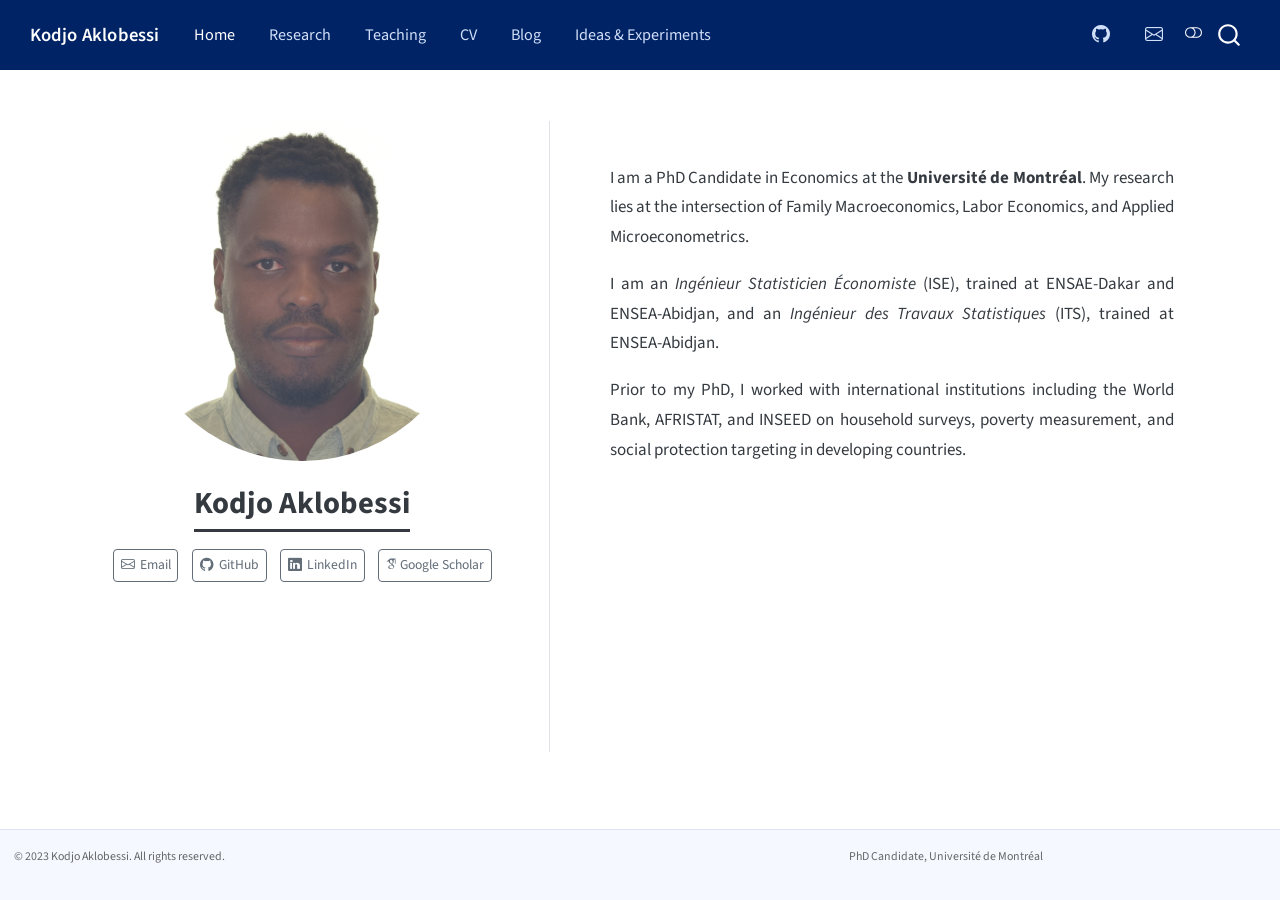
<file: docs/index.html>
<!DOCTYPE html>
<html xmlns="http://www.w3.org/1999/xhtml" lang="en" xml:lang="en"><head>

<meta charset="utf-8">
<meta name="generator" content="quarto-1.8.27">

<meta name="viewport" content="width=device-width, initial-scale=1.0, user-scalable=yes">

<meta name="description" content="Kodjo Aklobessi, PhD Candidate in Economics at Université de Montréal. Research in family macroeconomics, labor economics and applied microeconometrics; poverty measurement and social protection targeting.">

<title>Kodjo Aklobessi | PhD Candidate in Economics, Université de Montréal</title>
<style>
code{white-space: pre-wrap;}
span.smallcaps{font-variant: small-caps;}
div.columns{display: flex; gap: min(4vw, 1.5em);}
div.column{flex: auto; overflow-x: auto;}
div.hanging-indent{margin-left: 1.5em; text-indent: -1.5em;}
ul.task-list{list-style: none;}
ul.task-list li input[type="checkbox"] {
  width: 0.8em;
  margin: 0 0.8em 0.2em -1em; /* quarto-specific, see https://github.com/quarto-dev/quarto-cli/issues/4556 */ 
  vertical-align: middle;
}
</style>


<script src="site_libs/quarto-nav/quarto-nav.js"></script>
<script src="site_libs/clipboard/clipboard.min.js"></script>
<script src="site_libs/quarto-search/autocomplete.umd.js"></script>
<script src="site_libs/quarto-search/fuse.min.js"></script>
<script src="site_libs/quarto-search/quarto-search.js"></script>
<meta name="quarto:offset" content="./">
<script src="site_libs/quarto-html/quarto.js" type="module"></script>
<script src="site_libs/quarto-html/tabsets/tabsets.js" type="module"></script>
<script src="site_libs/quarto-html/axe/axe-check.js" type="module"></script>
<script src="site_libs/quarto-html/popper.min.js"></script>
<script src="site_libs/quarto-html/tippy.umd.min.js"></script>
<link href="site_libs/quarto-html/tippy.css" rel="stylesheet">
<link href="site_libs/quarto-html/quarto-syntax-highlighting-ed96de9b727972fe78a7b5d16c58bf87.css" rel="stylesheet" class="quarto-color-scheme" id="quarto-text-highlighting-styles">
<link href="site_libs/quarto-html/quarto-syntax-highlighting-dark-4d9afe2b8d18ee9fa5d0d57b5ed4214d.css" rel="stylesheet" class="quarto-color-scheme quarto-color-alternate" id="quarto-text-highlighting-styles">
<link href="site_libs/quarto-html/quarto-syntax-highlighting-ed96de9b727972fe78a7b5d16c58bf87.css" rel="stylesheet" class="quarto-color-scheme-extra" id="quarto-text-highlighting-styles">
<script src="site_libs/bootstrap/bootstrap.min.js"></script>
<link href="site_libs/bootstrap/bootstrap-icons.css" rel="stylesheet">
<link href="site_libs/bootstrap/bootstrap-e0ddd595fdd1914f040e010ed7ba0473.min.css" rel="stylesheet" append-hash="true" class="quarto-color-scheme" id="quarto-bootstrap" data-mode="light">
<link href="site_libs/bootstrap/bootstrap-dark-b1ad69ec50742e4ede5ba6f549bce186.min.css" rel="stylesheet" append-hash="true" class="quarto-color-scheme quarto-color-alternate" id="quarto-bootstrap" data-mode="dark">
<link href="site_libs/bootstrap/bootstrap-e0ddd595fdd1914f040e010ed7ba0473.min.css" rel="stylesheet" append-hash="true" class="quarto-color-scheme-extra" id="quarto-bootstrap" data-mode="light">
<link href="site_libs/quarto-contrib/academicons-1.9.4/all.css" rel="stylesheet">
<link href="site_libs/quarto-contrib/academicons-1.9.4/size.css" rel="stylesheet">
<script id="quarto-search-options" type="application/json">{
  "location": "navbar",
  "copy-button": false,
  "collapse-after": 3,
  "panel-placement": "end",
  "type": "overlay",
  "limit": 50,
  "keyboard-shortcut": [
    "f",
    "/",
    "s"
  ],
  "show-item-context": false,
  "language": {
    "search-no-results-text": "No results",
    "search-matching-documents-text": "matching documents",
    "search-copy-link-title": "Copy link to search",
    "search-hide-matches-text": "Hide additional matches",
    "search-more-match-text": "more match in this document",
    "search-more-matches-text": "more matches in this document",
    "search-clear-button-title": "Clear",
    "search-text-placeholder": "",
    "search-detached-cancel-button-title": "Cancel",
    "search-submit-button-title": "Submit",
    "search-label": "Search"
  }
}</script>
<meta name="google-site-verification" content="SvmyFWn3Jif2EbxAUtl1iCyAvJrpDGBnFYFy-8HgIkw">


<link rel="stylesheet" href="styles.css">
<meta property="og:title" content="Kodjo Aklobessi | PhD Candidate in Economics, Université de Montréal">
<meta property="og:description" content="Kodjo Aklobessi — PhD Candidate in Economics at Université de Montréal. Research in Family Macroeconomics, Labor Economics, and Applied Microeconometrics.">
<meta property="og:site_name" content="Kodjo Aklobessi">
</head>

<body class="nav-fixed quarto-light"><script id="quarto-html-before-body" type="application/javascript">
    const toggleBodyColorMode = (bsSheetEl) => {
      const mode = bsSheetEl.getAttribute("data-mode");
      const bodyEl = window.document.querySelector("body");
      if (mode === "dark") {
        bodyEl.classList.add("quarto-dark");
        bodyEl.classList.remove("quarto-light");
      } else {
        bodyEl.classList.add("quarto-light");
        bodyEl.classList.remove("quarto-dark");
      }
    }
    const toggleBodyColorPrimary = () => {
      const bsSheetEl = window.document.querySelector("link#quarto-bootstrap:not([rel=disabled-stylesheet])");
      if (bsSheetEl) {
        toggleBodyColorMode(bsSheetEl);
      }
    }
    const setColorSchemeToggle = (alternate) => {
      const toggles = window.document.querySelectorAll('.quarto-color-scheme-toggle');
      for (let i=0; i < toggles.length; i++) {
        const toggle = toggles[i];
        if (toggle) {
          if (alternate) {
            toggle.classList.add("alternate");
          } else {
            toggle.classList.remove("alternate");
          }
        }
      }
    };
    const toggleColorMode = (alternate) => {
      // Switch the stylesheets
      const primaryStylesheets = window.document.querySelectorAll('link.quarto-color-scheme:not(.quarto-color-alternate)');
      const alternateStylesheets = window.document.querySelectorAll('link.quarto-color-scheme.quarto-color-alternate');
      manageTransitions('#quarto-margin-sidebar .nav-link', false);
      if (alternate) {
        // note: dark is layered on light, we don't disable primary!
        enableStylesheet(alternateStylesheets);
        for (const sheetNode of alternateStylesheets) {
          if (sheetNode.id === "quarto-bootstrap") {
            toggleBodyColorMode(sheetNode);
          }
        }
      } else {
        disableStylesheet(alternateStylesheets);
        enableStylesheet(primaryStylesheets)
        toggleBodyColorPrimary();
      }
      manageTransitions('#quarto-margin-sidebar .nav-link', true);
      // Switch the toggles
      setColorSchemeToggle(alternate)
      // Hack to workaround the fact that safari doesn't
      // properly recolor the scrollbar when toggling (#1455)
      if (navigator.userAgent.indexOf('Safari') > 0 && navigator.userAgent.indexOf('Chrome') == -1) {
        manageTransitions("body", false);
        window.scrollTo(0, 1);
        setTimeout(() => {
          window.scrollTo(0, 0);
          manageTransitions("body", true);
        }, 40);
      }
    }
    const disableStylesheet = (stylesheets) => {
      for (let i=0; i < stylesheets.length; i++) {
        const stylesheet = stylesheets[i];
        stylesheet.rel = 'disabled-stylesheet';
      }
    }
    const enableStylesheet = (stylesheets) => {
      for (let i=0; i < stylesheets.length; i++) {
        const stylesheet = stylesheets[i];
        if(stylesheet.rel !== 'stylesheet') { // for Chrome, which will still FOUC without this check
          stylesheet.rel = 'stylesheet';
        }
      }
    }
    const manageTransitions = (selector, allowTransitions) => {
      const els = window.document.querySelectorAll(selector);
      for (let i=0; i < els.length; i++) {
        const el = els[i];
        if (allowTransitions) {
          el.classList.remove('notransition');
        } else {
          el.classList.add('notransition');
        }
      }
    }
    const isFileUrl = () => {
      return window.location.protocol === 'file:';
    }
    const hasAlternateSentinel = () => {
      let styleSentinel = getColorSchemeSentinel();
      if (styleSentinel !== null) {
        return styleSentinel === "alternate";
      } else {
        return false;
      }
    }
    const setStyleSentinel = (alternate) => {
      const value = alternate ? "alternate" : "default";
      if (!isFileUrl()) {
        window.localStorage.setItem("quarto-color-scheme", value);
      } else {
        localAlternateSentinel = value;
      }
    }
    const getColorSchemeSentinel = () => {
      if (!isFileUrl()) {
        const storageValue = window.localStorage.getItem("quarto-color-scheme");
        return storageValue != null ? storageValue : localAlternateSentinel;
      } else {
        return localAlternateSentinel;
      }
    }
    const toggleGiscusIfUsed = (isAlternate, darkModeDefault) => {
      const baseTheme = document.querySelector('#giscus-base-theme')?.value ?? 'light';
      const alternateTheme = document.querySelector('#giscus-alt-theme')?.value ?? 'dark';
      let newTheme = '';
      if(authorPrefersDark) {
        newTheme = isAlternate ? baseTheme : alternateTheme;
      } else {
        newTheme = isAlternate ? alternateTheme : baseTheme;
      }
      const changeGiscusTheme = () => {
        // From: https://github.com/giscus/giscus/issues/336
        const sendMessage = (message) => {
          const iframe = document.querySelector('iframe.giscus-frame');
          if (!iframe) return;
          iframe.contentWindow.postMessage({ giscus: message }, 'https://giscus.app');
        }
        sendMessage({
          setConfig: {
            theme: newTheme
          }
        });
      }
      const isGiscussLoaded = window.document.querySelector('iframe.giscus-frame') !== null;
      if (isGiscussLoaded) {
        changeGiscusTheme();
      }
    };
    const authorPrefersDark = false;
    const darkModeDefault = authorPrefersDark;
      document.querySelector('link#quarto-text-highlighting-styles.quarto-color-scheme-extra').rel = 'disabled-stylesheet';
      document.querySelector('link#quarto-bootstrap.quarto-color-scheme-extra').rel = 'disabled-stylesheet';
    let localAlternateSentinel = darkModeDefault ? 'alternate' : 'default';
    // Dark / light mode switch
    window.quartoToggleColorScheme = () => {
      // Read the current dark / light value
      let toAlternate = !hasAlternateSentinel();
      toggleColorMode(toAlternate);
      setStyleSentinel(toAlternate);
      toggleGiscusIfUsed(toAlternate, darkModeDefault);
      window.dispatchEvent(new Event('resize'));
    };
    // Switch to dark mode if need be
    if (hasAlternateSentinel()) {
      toggleColorMode(true);
    } else {
      toggleColorMode(false);
    }
  </script>

<div id="quarto-search-results"></div>
  <header id="quarto-header" class="headroom fixed-top">
    <nav class="navbar navbar-expand-lg " data-bs-theme="dark">
      <div class="navbar-container container-fluid">
      <div class="navbar-brand-container mx-auto">
    <a class="navbar-brand" href="./index.html">
    <span class="navbar-title">Kodjo Aklobessi</span>
    </a>
  </div>
            <div id="quarto-search" class="" title="Search"></div>
          <button class="navbar-toggler" type="button" data-bs-toggle="collapse" data-bs-target="#navbarCollapse" aria-controls="navbarCollapse" role="menu" aria-expanded="false" aria-label="Toggle navigation" onclick="if (window.quartoToggleHeadroom) { window.quartoToggleHeadroom(); }">
  <span class="navbar-toggler-icon"></span>
</button>
          <div class="collapse navbar-collapse" id="navbarCollapse">
            <ul class="navbar-nav navbar-nav-scroll me-auto">
  <li class="nav-item">
    <a class="nav-link active" href="./index.html" aria-current="page"> 
<span class="menu-text">Home</span></a>
  </li>  
  <li class="nav-item">
    <a class="nav-link" href="./research.html"> 
<span class="menu-text">Research</span></a>
  </li>  
  <li class="nav-item">
    <a class="nav-link" href="./teaching.html"> 
<span class="menu-text">Teaching</span></a>
  </li>  
  <li class="nav-item">
    <a class="nav-link" href="./cv.html"> 
<span class="menu-text">CV</span></a>
  </li>  
  <li class="nav-item">
    <a class="nav-link" href="./news.html"> 
<span class="menu-text">Blog</span></a>
  </li>  
  <li class="nav-item">
    <a class="nav-link" href="./resources.html"> 
<span class="menu-text">Ideas &amp; Experiments</span></a>
  </li>  
</ul>
            <ul class="navbar-nav navbar-nav-scroll ms-auto">
  <li class="nav-item compact">
    <a class="nav-link" href="https://github.com/kaklobessi"> <i class="bi bi-github" role="img" aria-label="GitHub">
</i> 
<span class="menu-text"></span></a>
  </li>  
  <li class="nav-item compact">
    <a class="nav-link" href="mailto:kodjo.aklobessi@umontreal.ca"> <i class="bi bi-envelope" role="img" aria-label="Email">
</i> 
<span class="menu-text"></span></a>
  </li>  
</ul>
          </div> <!-- /navcollapse -->
            <div class="quarto-navbar-tools">
  <a href="" class="quarto-color-scheme-toggle quarto-navigation-tool  px-1" onclick="window.quartoToggleColorScheme(); return false;" title="Toggle dark mode"><i class="bi"></i></a>
</div>
      </div> <!-- /container-fluid -->
    </nav>
</header>
<!-- content -->
<div id="quarto-content" class="quarto-container page-columns page-rows-contents page-layout-full page-navbar">
<!-- sidebar -->
<!-- margin-sidebar -->
    
<!-- main -->
<div class="quarto-about-trestles column-page">
  <div class="about-entity">
    <img src="Photo_AKLOBESSI.jpg" class="about-image
  round " style="height: 20em; width: 20em;">
<header id="title-block-header" class="quarto-title-block default">
<div class="quarto-title">
<h1 class="title">Kodjo Aklobessi</h1>
</div>
<div class="quarto-title-meta column-page">
  </div>
</header>
    <div class="about-links">
  <a href="mailto:kodjo.aklobessi@umontreal.ca" class="about-link" rel="" target="">
    <i class="bi bi-envelope"></i>
     <span class="about-link-text">Email</span>
  </a>
  <a href="https://github.com/kaklobessi" class="about-link" rel="" target="">
    <i class="bi bi-github"></i>
     <span class="about-link-text">GitHub</span>
  </a>
  <a href="https://www.linkedin.com/in/apollinaire-kodjo-aklobessi-b4477b115/" class="about-link" rel="" target="">
    <i class="bi bi-linkedin"></i>
     <span class="about-link-text">LinkedIn</span>
  </a>
  <a href="https://scholar.google.com/citations?user=LH6CiwUAAAAJ&amp;hl=en" class="about-link" rel="" target="">
     <span class="about-link-text"><i class="ai  ai-google-scholar" aria-label="google-scholar"></i> Google Scholar</span>
  </a>
</div>
  </div>
  <div class="about-contents"><main class="content column-page" id="quarto-document-content">

<p>I am a PhD Candidate in Economics at the <strong>Université de Montréal</strong>. My research lies at the intersection of Family Macroeconomics, Labor Economics, and Applied Microeconometrics.</p>
<p>I am an <em>Ingénieur Statisticien Économiste</em> (ISE), trained at ENSAE-Dakar and ENSEA-Abidjan, and an <em>Ingénieur des Travaux Statistiques</em> (ITS), trained at ENSEA-Abidjan.</p>
<p>Prior to my PhD, I worked with international institutions including the World Bank, AFRISTAT, and INSEED on household surveys, poverty measurement, and social protection targeting in developing countries.</p>
<script type="application/ld+json">
{
  "@context": "https://schema.org",
  "@type": "Person",
  "name": "Kodjo Aklobessi",
  "alternateName": "Apollinaire Kodjo Aklobessi",
  "url": "https://kaklobessi.github.io/",
  "image": "https://kaklobessi.github.io/Photo_AKLOBESSI.jpg",
  "jobTitle": "PhD Candidate in Economics",
  "affiliation": {
    "@type": "CollegeOrUniversity",
    "name": "Université de Montréal",
    "url": "https://www.umontreal.ca/"
  },
  "email": "mailto:kodjo.aklobessi@umontreal.ca",
  "knowsAbout": ["Family Macroeconomics", "Labor Economics", "Applied Microeconometrics", "Poverty Measurement", "Social Protection Targeting"],
  "sameAs": [
    "https://www.linkedin.com/in/apollinaire-kodjo-aklobessi-b4477b115/",
    "https://scholar.google.com/citations?user=LH6CiwUAAAAJ",
    "https://github.com/kaklobessi"
  ]
}
</script>


</main></div>
</div>
 <!-- /main -->
<script id="quarto-html-after-body" type="application/javascript">
  window.document.addEventListener("DOMContentLoaded", function (event) {
    // Ensure there is a toggle, if there isn't float one in the top right
    if (window.document.querySelector('.quarto-color-scheme-toggle') === null) {
      const a = window.document.createElement('a');
      a.classList.add('top-right');
      a.classList.add('quarto-color-scheme-toggle');
      a.href = "";
      a.onclick = function() { try { window.quartoToggleColorScheme(); } catch {} return false; };
      const i = window.document.createElement("i");
      i.classList.add('bi');
      a.appendChild(i);
      window.document.body.appendChild(a);
    }
    setColorSchemeToggle(hasAlternateSentinel())
    const isCodeAnnotation = (el) => {
      for (const clz of el.classList) {
        if (clz.startsWith('code-annotation-')) {                     
          return true;
        }
      }
      return false;
    }
    const onCopySuccess = function(e) {
      // button target
      const button = e.trigger;
      // don't keep focus
      button.blur();
      // flash "checked"
      button.classList.add('code-copy-button-checked');
      var currentTitle = button.getAttribute("title");
      button.setAttribute("title", "Copied!");
      let tooltip;
      if (window.bootstrap) {
        button.setAttribute("data-bs-toggle", "tooltip");
        button.setAttribute("data-bs-placement", "left");
        button.setAttribute("data-bs-title", "Copied!");
        tooltip = new bootstrap.Tooltip(button, 
          { trigger: "manual", 
            customClass: "code-copy-button-tooltip",
            offset: [0, -8]});
        tooltip.show();    
      }
      setTimeout(function() {
        if (tooltip) {
          tooltip.hide();
          button.removeAttribute("data-bs-title");
          button.removeAttribute("data-bs-toggle");
          button.removeAttribute("data-bs-placement");
        }
        button.setAttribute("title", currentTitle);
        button.classList.remove('code-copy-button-checked');
      }, 1000);
      // clear code selection
      e.clearSelection();
    }
    const getTextToCopy = function(trigger) {
      const outerScaffold = trigger.parentElement.cloneNode(true);
      const codeEl = outerScaffold.querySelector('code');
      for (const childEl of codeEl.children) {
        if (isCodeAnnotation(childEl)) {
          childEl.remove();
        }
      }
      return codeEl.innerText;
    }
    const clipboard = new window.ClipboardJS('.code-copy-button:not([data-in-quarto-modal])', {
      text: getTextToCopy
    });
    clipboard.on('success', onCopySuccess);
    if (window.document.getElementById('quarto-embedded-source-code-modal')) {
      const clipboardModal = new window.ClipboardJS('.code-copy-button[data-in-quarto-modal]', {
        text: getTextToCopy,
        container: window.document.getElementById('quarto-embedded-source-code-modal')
      });
      clipboardModal.on('success', onCopySuccess);
    }
      var localhostRegex = new RegExp(/^(?:http|https):\/\/localhost\:?[0-9]*\//);
      var mailtoRegex = new RegExp(/^mailto:/);
        var filterRegex = new RegExp("https:\/\/kaklobessi\.github\.io");
      var isInternal = (href) => {
          return filterRegex.test(href) || localhostRegex.test(href) || mailtoRegex.test(href);
      }
      // Inspect non-navigation links and adorn them if external
     var links = window.document.querySelectorAll('a[href]:not(.nav-link):not(.navbar-brand):not(.toc-action):not(.sidebar-link):not(.sidebar-item-toggle):not(.pagination-link):not(.no-external):not([aria-hidden]):not(.dropdown-item):not(.quarto-navigation-tool):not(.about-link)');
      for (var i=0; i<links.length; i++) {
        const link = links[i];
        if (!isInternal(link.href)) {
          // undo the damage that might have been done by quarto-nav.js in the case of
          // links that we want to consider external
          if (link.dataset.originalHref !== undefined) {
            link.href = link.dataset.originalHref;
          }
        }
      }
    function tippyHover(el, contentFn, onTriggerFn, onUntriggerFn) {
      const config = {
        allowHTML: true,
        maxWidth: 500,
        delay: 100,
        arrow: false,
        appendTo: function(el) {
            return el.parentElement;
        },
        interactive: true,
        interactiveBorder: 10,
        theme: 'quarto',
        placement: 'bottom-start',
      };
      if (contentFn) {
        config.content = contentFn;
      }
      if (onTriggerFn) {
        config.onTrigger = onTriggerFn;
      }
      if (onUntriggerFn) {
        config.onUntrigger = onUntriggerFn;
      }
      window.tippy(el, config); 
    }
    const noterefs = window.document.querySelectorAll('a[role="doc-noteref"]');
    for (var i=0; i<noterefs.length; i++) {
      const ref = noterefs[i];
      tippyHover(ref, function() {
        // use id or data attribute instead here
        let href = ref.getAttribute('data-footnote-href') || ref.getAttribute('href');
        try { href = new URL(href).hash; } catch {}
        const id = href.replace(/^#\/?/, "");
        const note = window.document.getElementById(id);
        if (note) {
          return note.innerHTML;
        } else {
          return "";
        }
      });
    }
    const xrefs = window.document.querySelectorAll('a.quarto-xref');
    const processXRef = (id, note) => {
      // Strip column container classes
      const stripColumnClz = (el) => {
        el.classList.remove("page-full", "page-columns");
        if (el.children) {
          for (const child of el.children) {
            stripColumnClz(child);
          }
        }
      }
      stripColumnClz(note)
      if (id === null || id.startsWith('sec-')) {
        // Special case sections, only their first couple elements
        const container = document.createElement("div");
        if (note.children && note.children.length > 2) {
          container.appendChild(note.children[0].cloneNode(true));
          for (let i = 1; i < note.children.length; i++) {
            const child = note.children[i];
            if (child.tagName === "P" && child.innerText === "") {
              continue;
            } else {
              container.appendChild(child.cloneNode(true));
              break;
            }
          }
          if (window.Quarto?.typesetMath) {
            window.Quarto.typesetMath(container);
          }
          return container.innerHTML
        } else {
          if (window.Quarto?.typesetMath) {
            window.Quarto.typesetMath(note);
          }
          return note.innerHTML;
        }
      } else {
        // Remove any anchor links if they are present
        const anchorLink = note.querySelector('a.anchorjs-link');
        if (anchorLink) {
          anchorLink.remove();
        }
        if (window.Quarto?.typesetMath) {
          window.Quarto.typesetMath(note);
        }
        if (note.classList.contains("callout")) {
          return note.outerHTML;
        } else {
          return note.innerHTML;
        }
      }
    }
    for (var i=0; i<xrefs.length; i++) {
      const xref = xrefs[i];
      tippyHover(xref, undefined, function(instance) {
        instance.disable();
        let url = xref.getAttribute('href');
        let hash = undefined; 
        if (url.startsWith('#')) {
          hash = url;
        } else {
          try { hash = new URL(url).hash; } catch {}
        }
        if (hash) {
          const id = hash.replace(/^#\/?/, "");
          const note = window.document.getElementById(id);
          if (note !== null) {
            try {
              const html = processXRef(id, note.cloneNode(true));
              instance.setContent(html);
            } finally {
              instance.enable();
              instance.show();
            }
          } else {
            // See if we can fetch this
            fetch(url.split('#')[0])
            .then(res => res.text())
            .then(html => {
              const parser = new DOMParser();
              const htmlDoc = parser.parseFromString(html, "text/html");
              const note = htmlDoc.getElementById(id);
              if (note !== null) {
                const html = processXRef(id, note);
                instance.setContent(html);
              } 
            }).finally(() => {
              instance.enable();
              instance.show();
            });
          }
        } else {
          // See if we can fetch a full url (with no hash to target)
          // This is a special case and we should probably do some content thinning / targeting
          fetch(url)
          .then(res => res.text())
          .then(html => {
            const parser = new DOMParser();
            const htmlDoc = parser.parseFromString(html, "text/html");
            const note = htmlDoc.querySelector('main.content');
            if (note !== null) {
              // This should only happen for chapter cross references
              // (since there is no id in the URL)
              // remove the first header
              if (note.children.length > 0 && note.children[0].tagName === "HEADER") {
                note.children[0].remove();
              }
              const html = processXRef(null, note);
              instance.setContent(html);
            } 
          }).finally(() => {
            instance.enable();
            instance.show();
          });
        }
      }, function(instance) {
      });
    }
        let selectedAnnoteEl;
        const selectorForAnnotation = ( cell, annotation) => {
          let cellAttr = 'data-code-cell="' + cell + '"';
          let lineAttr = 'data-code-annotation="' +  annotation + '"';
          const selector = 'span[' + cellAttr + '][' + lineAttr + ']';
          return selector;
        }
        const selectCodeLines = (annoteEl) => {
          const doc = window.document;
          const targetCell = annoteEl.getAttribute("data-target-cell");
          const targetAnnotation = annoteEl.getAttribute("data-target-annotation");
          const annoteSpan = window.document.querySelector(selectorForAnnotation(targetCell, targetAnnotation));
          const lines = annoteSpan.getAttribute("data-code-lines").split(",");
          const lineIds = lines.map((line) => {
            return targetCell + "-" + line;
          })
          let top = null;
          let height = null;
          let parent = null;
          if (lineIds.length > 0) {
              //compute the position of the single el (top and bottom and make a div)
              const el = window.document.getElementById(lineIds[0]);
              top = el.offsetTop;
              height = el.offsetHeight;
              parent = el.parentElement.parentElement;
            if (lineIds.length > 1) {
              const lastEl = window.document.getElementById(lineIds[lineIds.length - 1]);
              const bottom = lastEl.offsetTop + lastEl.offsetHeight;
              height = bottom - top;
            }
            if (top !== null && height !== null && parent !== null) {
              // cook up a div (if necessary) and position it 
              let div = window.document.getElementById("code-annotation-line-highlight");
              if (div === null) {
                div = window.document.createElement("div");
                div.setAttribute("id", "code-annotation-line-highlight");
                div.style.position = 'absolute';
                parent.appendChild(div);
              }
              div.style.top = top - 2 + "px";
              div.style.height = height + 4 + "px";
              div.style.left = 0;
              let gutterDiv = window.document.getElementById("code-annotation-line-highlight-gutter");
              if (gutterDiv === null) {
                gutterDiv = window.document.createElement("div");
                gutterDiv.setAttribute("id", "code-annotation-line-highlight-gutter");
                gutterDiv.style.position = 'absolute';
                const codeCell = window.document.getElementById(targetCell);
                const gutter = codeCell.querySelector('.code-annotation-gutter');
                gutter.appendChild(gutterDiv);
              }
              gutterDiv.style.top = top - 2 + "px";
              gutterDiv.style.height = height + 4 + "px";
            }
            selectedAnnoteEl = annoteEl;
          }
        };
        const unselectCodeLines = () => {
          const elementsIds = ["code-annotation-line-highlight", "code-annotation-line-highlight-gutter"];
          elementsIds.forEach((elId) => {
            const div = window.document.getElementById(elId);
            if (div) {
              div.remove();
            }
          });
          selectedAnnoteEl = undefined;
        };
          // Handle positioning of the toggle
      window.addEventListener(
        "resize",
        throttle(() => {
          elRect = undefined;
          if (selectedAnnoteEl) {
            selectCodeLines(selectedAnnoteEl);
          }
        }, 10)
      );
      function throttle(fn, ms) {
      let throttle = false;
      let timer;
        return (...args) => {
          if(!throttle) { // first call gets through
              fn.apply(this, args);
              throttle = true;
          } else { // all the others get throttled
              if(timer) clearTimeout(timer); // cancel #2
              timer = setTimeout(() => {
                fn.apply(this, args);
                timer = throttle = false;
              }, ms);
          }
        };
      }
        // Attach click handler to the DT
        const annoteDls = window.document.querySelectorAll('dt[data-target-cell]');
        for (const annoteDlNode of annoteDls) {
          annoteDlNode.addEventListener('click', (event) => {
            const clickedEl = event.target;
            if (clickedEl !== selectedAnnoteEl) {
              unselectCodeLines();
              const activeEl = window.document.querySelector('dt[data-target-cell].code-annotation-active');
              if (activeEl) {
                activeEl.classList.remove('code-annotation-active');
              }
              selectCodeLines(clickedEl);
              clickedEl.classList.add('code-annotation-active');
            } else {
              // Unselect the line
              unselectCodeLines();
              clickedEl.classList.remove('code-annotation-active');
            }
          });
        }
    const findCites = (el) => {
      const parentEl = el.parentElement;
      if (parentEl) {
        const cites = parentEl.dataset.cites;
        if (cites) {
          return {
            el,
            cites: cites.split(' ')
          };
        } else {
          return findCites(el.parentElement)
        }
      } else {
        return undefined;
      }
    };
    var bibliorefs = window.document.querySelectorAll('a[role="doc-biblioref"]');
    for (var i=0; i<bibliorefs.length; i++) {
      const ref = bibliorefs[i];
      const citeInfo = findCites(ref);
      if (citeInfo) {
        tippyHover(citeInfo.el, function() {
          var popup = window.document.createElement('div');
          citeInfo.cites.forEach(function(cite) {
            var citeDiv = window.document.createElement('div');
            citeDiv.classList.add('hanging-indent');
            citeDiv.classList.add('csl-entry');
            var biblioDiv = window.document.getElementById('ref-' + cite);
            if (biblioDiv) {
              citeDiv.innerHTML = biblioDiv.innerHTML;
            }
            popup.appendChild(citeDiv);
          });
          return popup.innerHTML;
        });
      }
    }
  });
  </script>
</div> <!-- /content -->
<footer class="footer">
  <div class="nav-footer">
    <div class="nav-footer-left">
<p>© 2023 Kodjo Aklobessi. All rights reserved.</p>
</div>   
    <div class="nav-footer-center">
      &nbsp;
    </div>
    <div class="nav-footer-right">
<p>PhD Candidate, Université de Montréal</p>
</div>
  </div>
</footer>




</body></html>
</file>
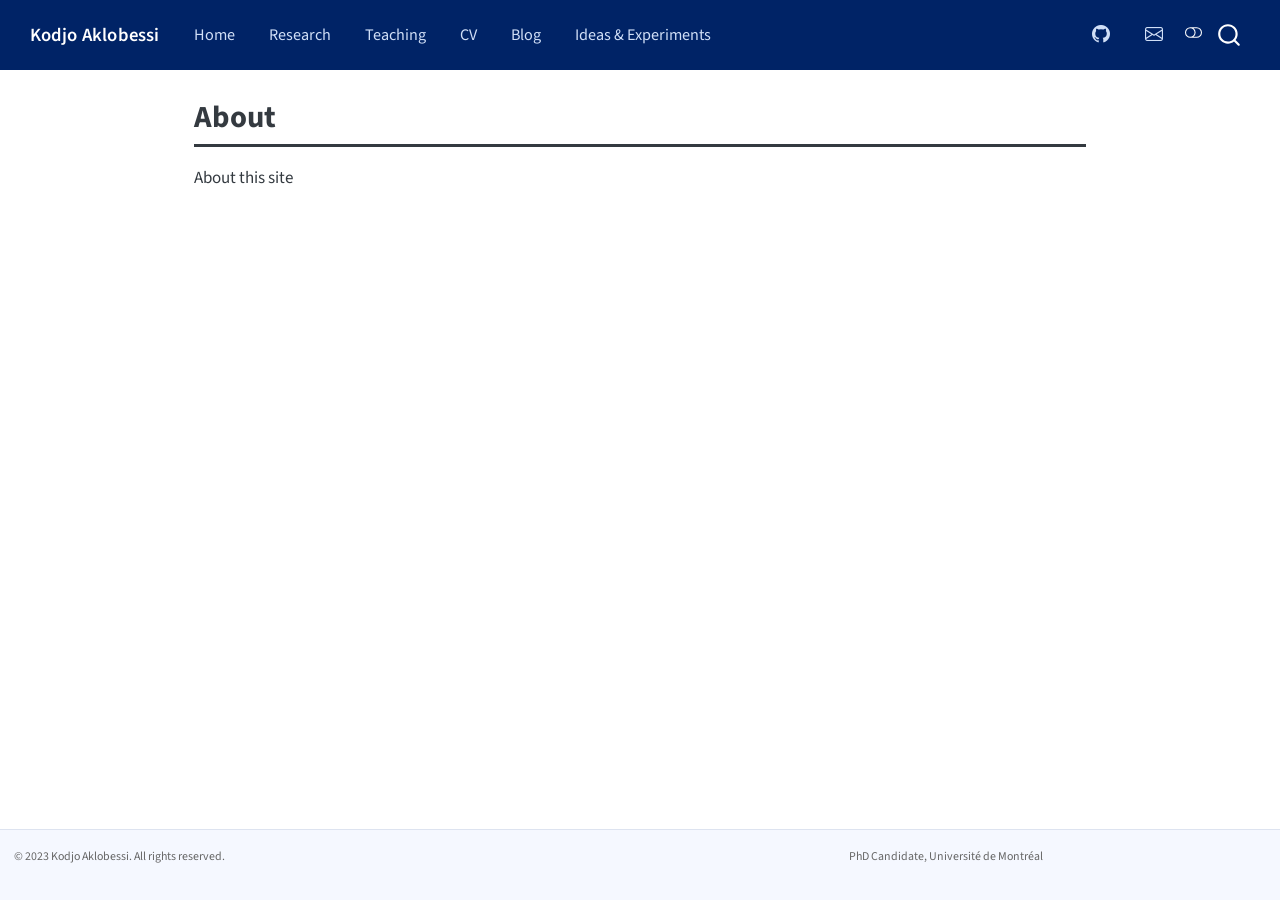
<file: docs/about.html>
<!DOCTYPE html>
<html xmlns="http://www.w3.org/1999/xhtml" lang="en" xml:lang="en"><head>

<meta charset="utf-8">
<meta name="generator" content="quarto-1.8.27">

<meta name="viewport" content="width=device-width, initial-scale=1.0, user-scalable=yes">


<title>About – Kodjo Aklobessi</title>
<style>
code{white-space: pre-wrap;}
span.smallcaps{font-variant: small-caps;}
div.columns{display: flex; gap: min(4vw, 1.5em);}
div.column{flex: auto; overflow-x: auto;}
div.hanging-indent{margin-left: 1.5em; text-indent: -1.5em;}
ul.task-list{list-style: none;}
ul.task-list li input[type="checkbox"] {
  width: 0.8em;
  margin: 0 0.8em 0.2em -1em; /* quarto-specific, see https://github.com/quarto-dev/quarto-cli/issues/4556 */ 
  vertical-align: middle;
}
</style>


<script src="site_libs/quarto-nav/quarto-nav.js"></script>
<script src="site_libs/clipboard/clipboard.min.js"></script>
<script src="site_libs/quarto-search/autocomplete.umd.js"></script>
<script src="site_libs/quarto-search/fuse.min.js"></script>
<script src="site_libs/quarto-search/quarto-search.js"></script>
<meta name="quarto:offset" content="./">
<script src="site_libs/quarto-html/quarto.js" type="module"></script>
<script src="site_libs/quarto-html/tabsets/tabsets.js" type="module"></script>
<script src="site_libs/quarto-html/axe/axe-check.js" type="module"></script>
<script src="site_libs/quarto-html/popper.min.js"></script>
<script src="site_libs/quarto-html/tippy.umd.min.js"></script>
<script src="site_libs/quarto-html/anchor.min.js"></script>
<link href="site_libs/quarto-html/tippy.css" rel="stylesheet">
<link href="site_libs/quarto-html/quarto-syntax-highlighting-ed96de9b727972fe78a7b5d16c58bf87.css" rel="stylesheet" class="quarto-color-scheme" id="quarto-text-highlighting-styles">
<link href="site_libs/quarto-html/quarto-syntax-highlighting-dark-4d9afe2b8d18ee9fa5d0d57b5ed4214d.css" rel="stylesheet" class="quarto-color-scheme quarto-color-alternate" id="quarto-text-highlighting-styles">
<link href="site_libs/quarto-html/quarto-syntax-highlighting-ed96de9b727972fe78a7b5d16c58bf87.css" rel="stylesheet" class="quarto-color-scheme-extra" id="quarto-text-highlighting-styles">
<script src="site_libs/bootstrap/bootstrap.min.js"></script>
<link href="site_libs/bootstrap/bootstrap-icons.css" rel="stylesheet">
<link href="site_libs/bootstrap/bootstrap-e0ddd595fdd1914f040e010ed7ba0473.min.css" rel="stylesheet" append-hash="true" class="quarto-color-scheme" id="quarto-bootstrap" data-mode="light">
<link href="site_libs/bootstrap/bootstrap-dark-b1ad69ec50742e4ede5ba6f549bce186.min.css" rel="stylesheet" append-hash="true" class="quarto-color-scheme quarto-color-alternate" id="quarto-bootstrap" data-mode="dark">
<link href="site_libs/bootstrap/bootstrap-e0ddd595fdd1914f040e010ed7ba0473.min.css" rel="stylesheet" append-hash="true" class="quarto-color-scheme-extra" id="quarto-bootstrap" data-mode="light">
<script id="quarto-search-options" type="application/json">{
  "location": "navbar",
  "copy-button": false,
  "collapse-after": 3,
  "panel-placement": "end",
  "type": "overlay",
  "limit": 50,
  "keyboard-shortcut": [
    "f",
    "/",
    "s"
  ],
  "show-item-context": false,
  "language": {
    "search-no-results-text": "No results",
    "search-matching-documents-text": "matching documents",
    "search-copy-link-title": "Copy link to search",
    "search-hide-matches-text": "Hide additional matches",
    "search-more-match-text": "more match in this document",
    "search-more-matches-text": "more matches in this document",
    "search-clear-button-title": "Clear",
    "search-text-placeholder": "",
    "search-detached-cancel-button-title": "Cancel",
    "search-submit-button-title": "Submit",
    "search-label": "Search"
  }
}</script>
<meta name="google-site-verification" content="SvmyFWn3Jif2EbxAUtl1iCyAvJrpDGBnFYFy-8HgIkw">


<link rel="stylesheet" href="styles.css">
<meta property="og:title" content="About – Kodjo Aklobessi">
<meta property="og:description" content="Kodjo Aklobessi — PhD Candidate in Economics at Université de Montréal. Research in Family Macroeconomics, Labor Economics, and Applied Microeconometrics.">
<meta property="og:site_name" content="Kodjo Aklobessi">
</head>

<body class="nav-fixed quarto-light"><script id="quarto-html-before-body" type="application/javascript">
    const toggleBodyColorMode = (bsSheetEl) => {
      const mode = bsSheetEl.getAttribute("data-mode");
      const bodyEl = window.document.querySelector("body");
      if (mode === "dark") {
        bodyEl.classList.add("quarto-dark");
        bodyEl.classList.remove("quarto-light");
      } else {
        bodyEl.classList.add("quarto-light");
        bodyEl.classList.remove("quarto-dark");
      }
    }
    const toggleBodyColorPrimary = () => {
      const bsSheetEl = window.document.querySelector("link#quarto-bootstrap:not([rel=disabled-stylesheet])");
      if (bsSheetEl) {
        toggleBodyColorMode(bsSheetEl);
      }
    }
    const setColorSchemeToggle = (alternate) => {
      const toggles = window.document.querySelectorAll('.quarto-color-scheme-toggle');
      for (let i=0; i < toggles.length; i++) {
        const toggle = toggles[i];
        if (toggle) {
          if (alternate) {
            toggle.classList.add("alternate");
          } else {
            toggle.classList.remove("alternate");
          }
        }
      }
    };
    const toggleColorMode = (alternate) => {
      // Switch the stylesheets
      const primaryStylesheets = window.document.querySelectorAll('link.quarto-color-scheme:not(.quarto-color-alternate)');
      const alternateStylesheets = window.document.querySelectorAll('link.quarto-color-scheme.quarto-color-alternate');
      manageTransitions('#quarto-margin-sidebar .nav-link', false);
      if (alternate) {
        // note: dark is layered on light, we don't disable primary!
        enableStylesheet(alternateStylesheets);
        for (const sheetNode of alternateStylesheets) {
          if (sheetNode.id === "quarto-bootstrap") {
            toggleBodyColorMode(sheetNode);
          }
        }
      } else {
        disableStylesheet(alternateStylesheets);
        enableStylesheet(primaryStylesheets)
        toggleBodyColorPrimary();
      }
      manageTransitions('#quarto-margin-sidebar .nav-link', true);
      // Switch the toggles
      setColorSchemeToggle(alternate)
      // Hack to workaround the fact that safari doesn't
      // properly recolor the scrollbar when toggling (#1455)
      if (navigator.userAgent.indexOf('Safari') > 0 && navigator.userAgent.indexOf('Chrome') == -1) {
        manageTransitions("body", false);
        window.scrollTo(0, 1);
        setTimeout(() => {
          window.scrollTo(0, 0);
          manageTransitions("body", true);
        }, 40);
      }
    }
    const disableStylesheet = (stylesheets) => {
      for (let i=0; i < stylesheets.length; i++) {
        const stylesheet = stylesheets[i];
        stylesheet.rel = 'disabled-stylesheet';
      }
    }
    const enableStylesheet = (stylesheets) => {
      for (let i=0; i < stylesheets.length; i++) {
        const stylesheet = stylesheets[i];
        if(stylesheet.rel !== 'stylesheet') { // for Chrome, which will still FOUC without this check
          stylesheet.rel = 'stylesheet';
        }
      }
    }
    const manageTransitions = (selector, allowTransitions) => {
      const els = window.document.querySelectorAll(selector);
      for (let i=0; i < els.length; i++) {
        const el = els[i];
        if (allowTransitions) {
          el.classList.remove('notransition');
        } else {
          el.classList.add('notransition');
        }
      }
    }
    const isFileUrl = () => {
      return window.location.protocol === 'file:';
    }
    const hasAlternateSentinel = () => {
      let styleSentinel = getColorSchemeSentinel();
      if (styleSentinel !== null) {
        return styleSentinel === "alternate";
      } else {
        return false;
      }
    }
    const setStyleSentinel = (alternate) => {
      const value = alternate ? "alternate" : "default";
      if (!isFileUrl()) {
        window.localStorage.setItem("quarto-color-scheme", value);
      } else {
        localAlternateSentinel = value;
      }
    }
    const getColorSchemeSentinel = () => {
      if (!isFileUrl()) {
        const storageValue = window.localStorage.getItem("quarto-color-scheme");
        return storageValue != null ? storageValue : localAlternateSentinel;
      } else {
        return localAlternateSentinel;
      }
    }
    const toggleGiscusIfUsed = (isAlternate, darkModeDefault) => {
      const baseTheme = document.querySelector('#giscus-base-theme')?.value ?? 'light';
      const alternateTheme = document.querySelector('#giscus-alt-theme')?.value ?? 'dark';
      let newTheme = '';
      if(authorPrefersDark) {
        newTheme = isAlternate ? baseTheme : alternateTheme;
      } else {
        newTheme = isAlternate ? alternateTheme : baseTheme;
      }
      const changeGiscusTheme = () => {
        // From: https://github.com/giscus/giscus/issues/336
        const sendMessage = (message) => {
          const iframe = document.querySelector('iframe.giscus-frame');
          if (!iframe) return;
          iframe.contentWindow.postMessage({ giscus: message }, 'https://giscus.app');
        }
        sendMessage({
          setConfig: {
            theme: newTheme
          }
        });
      }
      const isGiscussLoaded = window.document.querySelector('iframe.giscus-frame') !== null;
      if (isGiscussLoaded) {
        changeGiscusTheme();
      }
    };
    const authorPrefersDark = false;
    const darkModeDefault = authorPrefersDark;
      document.querySelector('link#quarto-text-highlighting-styles.quarto-color-scheme-extra').rel = 'disabled-stylesheet';
      document.querySelector('link#quarto-bootstrap.quarto-color-scheme-extra').rel = 'disabled-stylesheet';
    let localAlternateSentinel = darkModeDefault ? 'alternate' : 'default';
    // Dark / light mode switch
    window.quartoToggleColorScheme = () => {
      // Read the current dark / light value
      let toAlternate = !hasAlternateSentinel();
      toggleColorMode(toAlternate);
      setStyleSentinel(toAlternate);
      toggleGiscusIfUsed(toAlternate, darkModeDefault);
      window.dispatchEvent(new Event('resize'));
    };
    // Switch to dark mode if need be
    if (hasAlternateSentinel()) {
      toggleColorMode(true);
    } else {
      toggleColorMode(false);
    }
  </script>

<div id="quarto-search-results"></div>
  <header id="quarto-header" class="headroom fixed-top">
    <nav class="navbar navbar-expand-lg " data-bs-theme="dark">
      <div class="navbar-container container-fluid">
      <div class="navbar-brand-container mx-auto">
    <a class="navbar-brand" href="./index.html">
    <span class="navbar-title">Kodjo Aklobessi</span>
    </a>
  </div>
            <div id="quarto-search" class="" title="Search"></div>
          <button class="navbar-toggler" type="button" data-bs-toggle="collapse" data-bs-target="#navbarCollapse" aria-controls="navbarCollapse" role="menu" aria-expanded="false" aria-label="Toggle navigation" onclick="if (window.quartoToggleHeadroom) { window.quartoToggleHeadroom(); }">
  <span class="navbar-toggler-icon"></span>
</button>
          <div class="collapse navbar-collapse" id="navbarCollapse">
            <ul class="navbar-nav navbar-nav-scroll me-auto">
  <li class="nav-item">
    <a class="nav-link" href="./index.html"> 
<span class="menu-text">Home</span></a>
  </li>  
  <li class="nav-item">
    <a class="nav-link" href="./research.html"> 
<span class="menu-text">Research</span></a>
  </li>  
  <li class="nav-item">
    <a class="nav-link" href="./teaching.html"> 
<span class="menu-text">Teaching</span></a>
  </li>  
  <li class="nav-item">
    <a class="nav-link" href="./cv.html"> 
<span class="menu-text">CV</span></a>
  </li>  
  <li class="nav-item">
    <a class="nav-link" href="./news.html"> 
<span class="menu-text">Blog</span></a>
  </li>  
  <li class="nav-item">
    <a class="nav-link" href="./resources.html"> 
<span class="menu-text">Ideas &amp; Experiments</span></a>
  </li>  
</ul>
            <ul class="navbar-nav navbar-nav-scroll ms-auto">
  <li class="nav-item compact">
    <a class="nav-link" href="https://github.com/kaklobessi"> <i class="bi bi-github" role="img" aria-label="GitHub">
</i> 
<span class="menu-text"></span></a>
  </li>  
  <li class="nav-item compact">
    <a class="nav-link" href="mailto:kodjo.aklobessi@umontreal.ca"> <i class="bi bi-envelope" role="img" aria-label="Email">
</i> 
<span class="menu-text"></span></a>
  </li>  
</ul>
          </div> <!-- /navcollapse -->
            <div class="quarto-navbar-tools">
  <a href="" class="quarto-color-scheme-toggle quarto-navigation-tool  px-1" onclick="window.quartoToggleColorScheme(); return false;" title="Toggle dark mode"><i class="bi"></i></a>
</div>
      </div> <!-- /container-fluid -->
    </nav>
</header>
<!-- content -->
<div id="quarto-content" class="quarto-container page-columns page-rows-contents page-layout-full page-navbar">
<!-- sidebar -->
<!-- margin-sidebar -->
    
<!-- main -->
<main class="content column-page" id="quarto-document-content">


<header id="title-block-header" class="quarto-title-block default">
<div class="quarto-title">
<h1 class="title">About</h1>
</div>



<div class="quarto-title-meta column-page">

    
  
    
  </div>
  


</header>


<p>About this site</p>



</main> <!-- /main -->
<script id="quarto-html-after-body" type="application/javascript">
  window.document.addEventListener("DOMContentLoaded", function (event) {
    // Ensure there is a toggle, if there isn't float one in the top right
    if (window.document.querySelector('.quarto-color-scheme-toggle') === null) {
      const a = window.document.createElement('a');
      a.classList.add('top-right');
      a.classList.add('quarto-color-scheme-toggle');
      a.href = "";
      a.onclick = function() { try { window.quartoToggleColorScheme(); } catch {} return false; };
      const i = window.document.createElement("i");
      i.classList.add('bi');
      a.appendChild(i);
      window.document.body.appendChild(a);
    }
    setColorSchemeToggle(hasAlternateSentinel())
    const icon = "";
    const anchorJS = new window.AnchorJS();
    anchorJS.options = {
      placement: 'right',
      icon: icon
    };
    anchorJS.add('.anchored');
    const isCodeAnnotation = (el) => {
      for (const clz of el.classList) {
        if (clz.startsWith('code-annotation-')) {                     
          return true;
        }
      }
      return false;
    }
    const onCopySuccess = function(e) {
      // button target
      const button = e.trigger;
      // don't keep focus
      button.blur();
      // flash "checked"
      button.classList.add('code-copy-button-checked');
      var currentTitle = button.getAttribute("title");
      button.setAttribute("title", "Copied!");
      let tooltip;
      if (window.bootstrap) {
        button.setAttribute("data-bs-toggle", "tooltip");
        button.setAttribute("data-bs-placement", "left");
        button.setAttribute("data-bs-title", "Copied!");
        tooltip = new bootstrap.Tooltip(button, 
          { trigger: "manual", 
            customClass: "code-copy-button-tooltip",
            offset: [0, -8]});
        tooltip.show();    
      }
      setTimeout(function() {
        if (tooltip) {
          tooltip.hide();
          button.removeAttribute("data-bs-title");
          button.removeAttribute("data-bs-toggle");
          button.removeAttribute("data-bs-placement");
        }
        button.setAttribute("title", currentTitle);
        button.classList.remove('code-copy-button-checked');
      }, 1000);
      // clear code selection
      e.clearSelection();
    }
    const getTextToCopy = function(trigger) {
      const outerScaffold = trigger.parentElement.cloneNode(true);
      const codeEl = outerScaffold.querySelector('code');
      for (const childEl of codeEl.children) {
        if (isCodeAnnotation(childEl)) {
          childEl.remove();
        }
      }
      return codeEl.innerText;
    }
    const clipboard = new window.ClipboardJS('.code-copy-button:not([data-in-quarto-modal])', {
      text: getTextToCopy
    });
    clipboard.on('success', onCopySuccess);
    if (window.document.getElementById('quarto-embedded-source-code-modal')) {
      const clipboardModal = new window.ClipboardJS('.code-copy-button[data-in-quarto-modal]', {
        text: getTextToCopy,
        container: window.document.getElementById('quarto-embedded-source-code-modal')
      });
      clipboardModal.on('success', onCopySuccess);
    }
      var localhostRegex = new RegExp(/^(?:http|https):\/\/localhost\:?[0-9]*\//);
      var mailtoRegex = new RegExp(/^mailto:/);
        var filterRegex = new RegExp("https:\/\/kaklobessi\.github\.io");
      var isInternal = (href) => {
          return filterRegex.test(href) || localhostRegex.test(href) || mailtoRegex.test(href);
      }
      // Inspect non-navigation links and adorn them if external
     var links = window.document.querySelectorAll('a[href]:not(.nav-link):not(.navbar-brand):not(.toc-action):not(.sidebar-link):not(.sidebar-item-toggle):not(.pagination-link):not(.no-external):not([aria-hidden]):not(.dropdown-item):not(.quarto-navigation-tool):not(.about-link)');
      for (var i=0; i<links.length; i++) {
        const link = links[i];
        if (!isInternal(link.href)) {
          // undo the damage that might have been done by quarto-nav.js in the case of
          // links that we want to consider external
          if (link.dataset.originalHref !== undefined) {
            link.href = link.dataset.originalHref;
          }
        }
      }
    function tippyHover(el, contentFn, onTriggerFn, onUntriggerFn) {
      const config = {
        allowHTML: true,
        maxWidth: 500,
        delay: 100,
        arrow: false,
        appendTo: function(el) {
            return el.parentElement;
        },
        interactive: true,
        interactiveBorder: 10,
        theme: 'quarto',
        placement: 'bottom-start',
      };
      if (contentFn) {
        config.content = contentFn;
      }
      if (onTriggerFn) {
        config.onTrigger = onTriggerFn;
      }
      if (onUntriggerFn) {
        config.onUntrigger = onUntriggerFn;
      }
      window.tippy(el, config); 
    }
    const noterefs = window.document.querySelectorAll('a[role="doc-noteref"]');
    for (var i=0; i<noterefs.length; i++) {
      const ref = noterefs[i];
      tippyHover(ref, function() {
        // use id or data attribute instead here
        let href = ref.getAttribute('data-footnote-href') || ref.getAttribute('href');
        try { href = new URL(href).hash; } catch {}
        const id = href.replace(/^#\/?/, "");
        const note = window.document.getElementById(id);
        if (note) {
          return note.innerHTML;
        } else {
          return "";
        }
      });
    }
    const xrefs = window.document.querySelectorAll('a.quarto-xref');
    const processXRef = (id, note) => {
      // Strip column container classes
      const stripColumnClz = (el) => {
        el.classList.remove("page-full", "page-columns");
        if (el.children) {
          for (const child of el.children) {
            stripColumnClz(child);
          }
        }
      }
      stripColumnClz(note)
      if (id === null || id.startsWith('sec-')) {
        // Special case sections, only their first couple elements
        const container = document.createElement("div");
        if (note.children && note.children.length > 2) {
          container.appendChild(note.children[0].cloneNode(true));
          for (let i = 1; i < note.children.length; i++) {
            const child = note.children[i];
            if (child.tagName === "P" && child.innerText === "") {
              continue;
            } else {
              container.appendChild(child.cloneNode(true));
              break;
            }
          }
          if (window.Quarto?.typesetMath) {
            window.Quarto.typesetMath(container);
          }
          return container.innerHTML
        } else {
          if (window.Quarto?.typesetMath) {
            window.Quarto.typesetMath(note);
          }
          return note.innerHTML;
        }
      } else {
        // Remove any anchor links if they are present
        const anchorLink = note.querySelector('a.anchorjs-link');
        if (anchorLink) {
          anchorLink.remove();
        }
        if (window.Quarto?.typesetMath) {
          window.Quarto.typesetMath(note);
        }
        if (note.classList.contains("callout")) {
          return note.outerHTML;
        } else {
          return note.innerHTML;
        }
      }
    }
    for (var i=0; i<xrefs.length; i++) {
      const xref = xrefs[i];
      tippyHover(xref, undefined, function(instance) {
        instance.disable();
        let url = xref.getAttribute('href');
        let hash = undefined; 
        if (url.startsWith('#')) {
          hash = url;
        } else {
          try { hash = new URL(url).hash; } catch {}
        }
        if (hash) {
          const id = hash.replace(/^#\/?/, "");
          const note = window.document.getElementById(id);
          if (note !== null) {
            try {
              const html = processXRef(id, note.cloneNode(true));
              instance.setContent(html);
            } finally {
              instance.enable();
              instance.show();
            }
          } else {
            // See if we can fetch this
            fetch(url.split('#')[0])
            .then(res => res.text())
            .then(html => {
              const parser = new DOMParser();
              const htmlDoc = parser.parseFromString(html, "text/html");
              const note = htmlDoc.getElementById(id);
              if (note !== null) {
                const html = processXRef(id, note);
                instance.setContent(html);
              } 
            }).finally(() => {
              instance.enable();
              instance.show();
            });
          }
        } else {
          // See if we can fetch a full url (with no hash to target)
          // This is a special case and we should probably do some content thinning / targeting
          fetch(url)
          .then(res => res.text())
          .then(html => {
            const parser = new DOMParser();
            const htmlDoc = parser.parseFromString(html, "text/html");
            const note = htmlDoc.querySelector('main.content');
            if (note !== null) {
              // This should only happen for chapter cross references
              // (since there is no id in the URL)
              // remove the first header
              if (note.children.length > 0 && note.children[0].tagName === "HEADER") {
                note.children[0].remove();
              }
              const html = processXRef(null, note);
              instance.setContent(html);
            } 
          }).finally(() => {
            instance.enable();
            instance.show();
          });
        }
      }, function(instance) {
      });
    }
        let selectedAnnoteEl;
        const selectorForAnnotation = ( cell, annotation) => {
          let cellAttr = 'data-code-cell="' + cell + '"';
          let lineAttr = 'data-code-annotation="' +  annotation + '"';
          const selector = 'span[' + cellAttr + '][' + lineAttr + ']';
          return selector;
        }
        const selectCodeLines = (annoteEl) => {
          const doc = window.document;
          const targetCell = annoteEl.getAttribute("data-target-cell");
          const targetAnnotation = annoteEl.getAttribute("data-target-annotation");
          const annoteSpan = window.document.querySelector(selectorForAnnotation(targetCell, targetAnnotation));
          const lines = annoteSpan.getAttribute("data-code-lines").split(",");
          const lineIds = lines.map((line) => {
            return targetCell + "-" + line;
          })
          let top = null;
          let height = null;
          let parent = null;
          if (lineIds.length > 0) {
              //compute the position of the single el (top and bottom and make a div)
              const el = window.document.getElementById(lineIds[0]);
              top = el.offsetTop;
              height = el.offsetHeight;
              parent = el.parentElement.parentElement;
            if (lineIds.length > 1) {
              const lastEl = window.document.getElementById(lineIds[lineIds.length - 1]);
              const bottom = lastEl.offsetTop + lastEl.offsetHeight;
              height = bottom - top;
            }
            if (top !== null && height !== null && parent !== null) {
              // cook up a div (if necessary) and position it 
              let div = window.document.getElementById("code-annotation-line-highlight");
              if (div === null) {
                div = window.document.createElement("div");
                div.setAttribute("id", "code-annotation-line-highlight");
                div.style.position = 'absolute';
                parent.appendChild(div);
              }
              div.style.top = top - 2 + "px";
              div.style.height = height + 4 + "px";
              div.style.left = 0;
              let gutterDiv = window.document.getElementById("code-annotation-line-highlight-gutter");
              if (gutterDiv === null) {
                gutterDiv = window.document.createElement("div");
                gutterDiv.setAttribute("id", "code-annotation-line-highlight-gutter");
                gutterDiv.style.position = 'absolute';
                const codeCell = window.document.getElementById(targetCell);
                const gutter = codeCell.querySelector('.code-annotation-gutter');
                gutter.appendChild(gutterDiv);
              }
              gutterDiv.style.top = top - 2 + "px";
              gutterDiv.style.height = height + 4 + "px";
            }
            selectedAnnoteEl = annoteEl;
          }
        };
        const unselectCodeLines = () => {
          const elementsIds = ["code-annotation-line-highlight", "code-annotation-line-highlight-gutter"];
          elementsIds.forEach((elId) => {
            const div = window.document.getElementById(elId);
            if (div) {
              div.remove();
            }
          });
          selectedAnnoteEl = undefined;
        };
          // Handle positioning of the toggle
      window.addEventListener(
        "resize",
        throttle(() => {
          elRect = undefined;
          if (selectedAnnoteEl) {
            selectCodeLines(selectedAnnoteEl);
          }
        }, 10)
      );
      function throttle(fn, ms) {
      let throttle = false;
      let timer;
        return (...args) => {
          if(!throttle) { // first call gets through
              fn.apply(this, args);
              throttle = true;
          } else { // all the others get throttled
              if(timer) clearTimeout(timer); // cancel #2
              timer = setTimeout(() => {
                fn.apply(this, args);
                timer = throttle = false;
              }, ms);
          }
        };
      }
        // Attach click handler to the DT
        const annoteDls = window.document.querySelectorAll('dt[data-target-cell]');
        for (const annoteDlNode of annoteDls) {
          annoteDlNode.addEventListener('click', (event) => {
            const clickedEl = event.target;
            if (clickedEl !== selectedAnnoteEl) {
              unselectCodeLines();
              const activeEl = window.document.querySelector('dt[data-target-cell].code-annotation-active');
              if (activeEl) {
                activeEl.classList.remove('code-annotation-active');
              }
              selectCodeLines(clickedEl);
              clickedEl.classList.add('code-annotation-active');
            } else {
              // Unselect the line
              unselectCodeLines();
              clickedEl.classList.remove('code-annotation-active');
            }
          });
        }
    const findCites = (el) => {
      const parentEl = el.parentElement;
      if (parentEl) {
        const cites = parentEl.dataset.cites;
        if (cites) {
          return {
            el,
            cites: cites.split(' ')
          };
        } else {
          return findCites(el.parentElement)
        }
      } else {
        return undefined;
      }
    };
    var bibliorefs = window.document.querySelectorAll('a[role="doc-biblioref"]');
    for (var i=0; i<bibliorefs.length; i++) {
      const ref = bibliorefs[i];
      const citeInfo = findCites(ref);
      if (citeInfo) {
        tippyHover(citeInfo.el, function() {
          var popup = window.document.createElement('div');
          citeInfo.cites.forEach(function(cite) {
            var citeDiv = window.document.createElement('div');
            citeDiv.classList.add('hanging-indent');
            citeDiv.classList.add('csl-entry');
            var biblioDiv = window.document.getElementById('ref-' + cite);
            if (biblioDiv) {
              citeDiv.innerHTML = biblioDiv.innerHTML;
            }
            popup.appendChild(citeDiv);
          });
          return popup.innerHTML;
        });
      }
    }
  });
  </script>
</div> <!-- /content -->
<footer class="footer">
  <div class="nav-footer">
    <div class="nav-footer-left">
<p>© 2023 Kodjo Aklobessi. All rights reserved.</p>
</div>   
    <div class="nav-footer-center">
      &nbsp;
    </div>
    <div class="nav-footer-right">
<p>PhD Candidate, Université de Montréal</p>
</div>
  </div>
</footer>




</body></html>
</file>
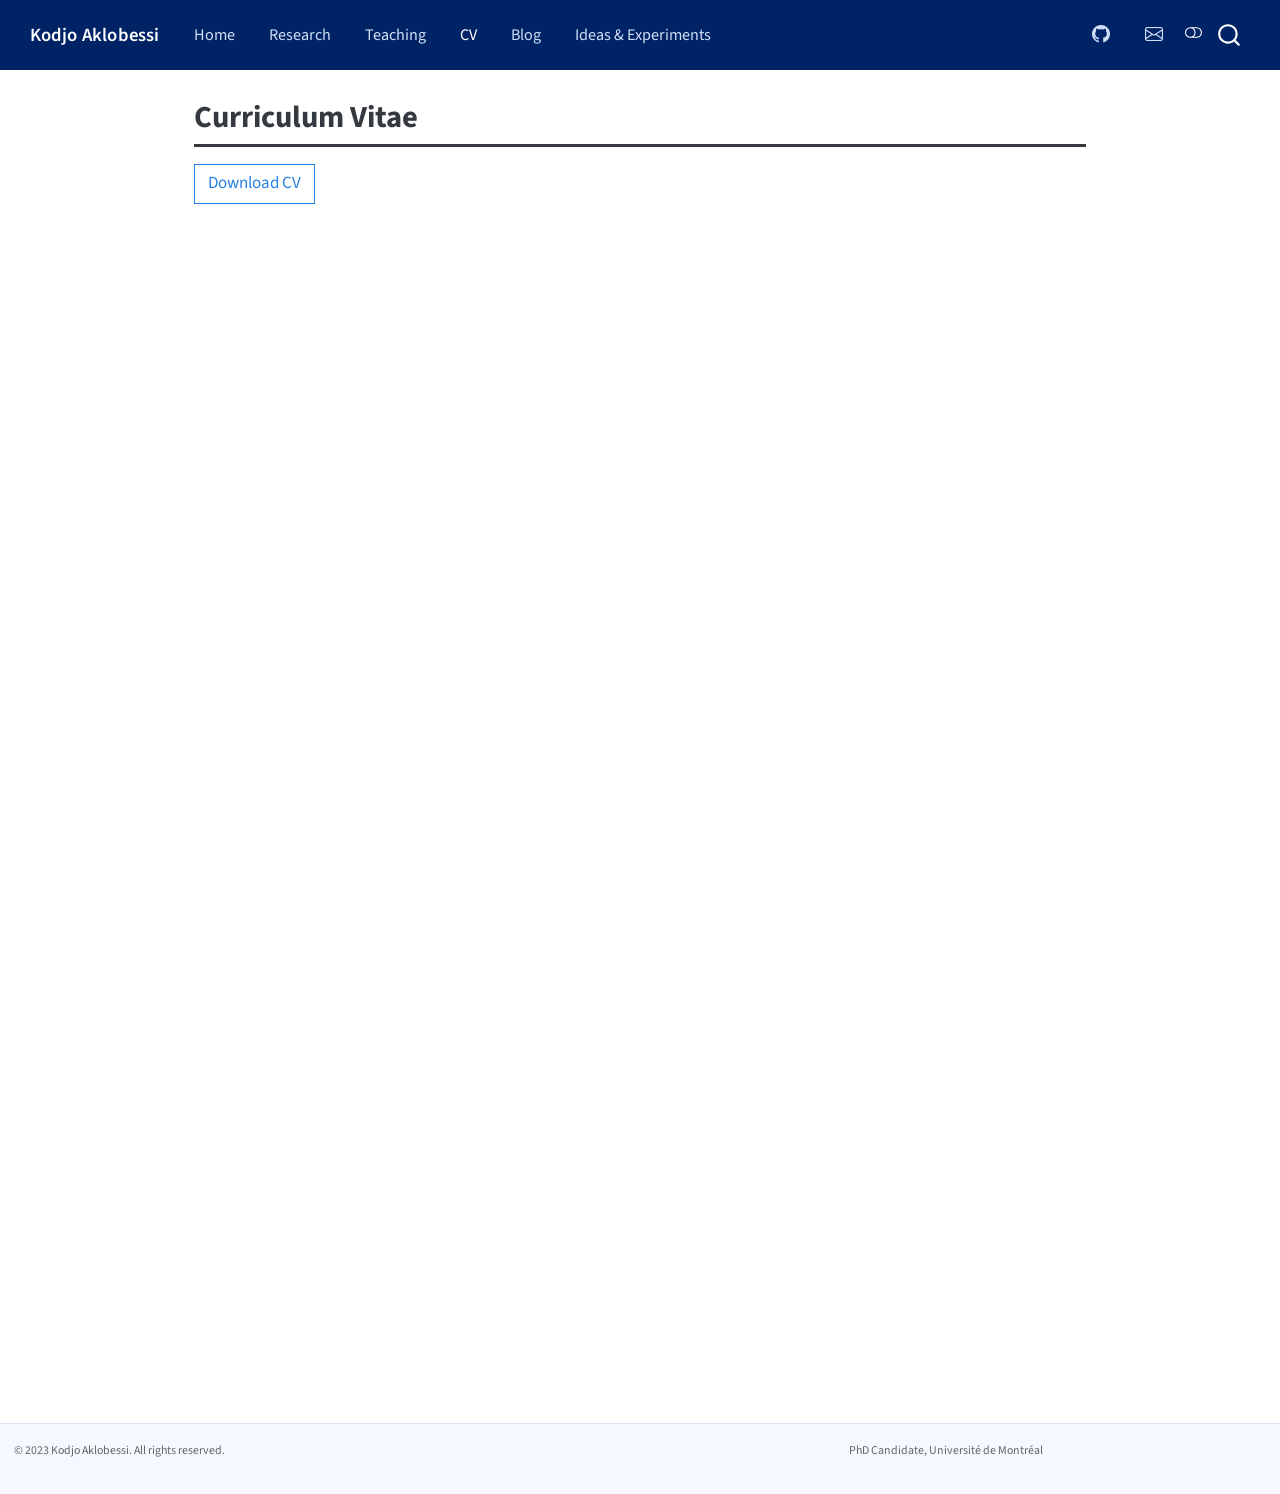
<file: docs/cv.html>
<!DOCTYPE html>
<html xmlns="http://www.w3.org/1999/xhtml" lang="en" xml:lang="en"><head>

<meta charset="utf-8">
<meta name="generator" content="quarto-1.8.27">

<meta name="viewport" content="width=device-width, initial-scale=1.0, user-scalable=yes">

<meta name="description" content="Curriculum vitae of Kodjo Aklobessi, PhD Candidate in Economics at Université de Montréal.">

<title>Curriculum Vitae – Kodjo Aklobessi</title>
<style>
code{white-space: pre-wrap;}
span.smallcaps{font-variant: small-caps;}
div.columns{display: flex; gap: min(4vw, 1.5em);}
div.column{flex: auto; overflow-x: auto;}
div.hanging-indent{margin-left: 1.5em; text-indent: -1.5em;}
ul.task-list{list-style: none;}
ul.task-list li input[type="checkbox"] {
  width: 0.8em;
  margin: 0 0.8em 0.2em -1em; /* quarto-specific, see https://github.com/quarto-dev/quarto-cli/issues/4556 */ 
  vertical-align: middle;
}
</style>


<script src="site_libs/quarto-nav/quarto-nav.js"></script>
<script src="site_libs/clipboard/clipboard.min.js"></script>
<script src="site_libs/quarto-search/autocomplete.umd.js"></script>
<script src="site_libs/quarto-search/fuse.min.js"></script>
<script src="site_libs/quarto-search/quarto-search.js"></script>
<meta name="quarto:offset" content="./">
<script src="site_libs/quarto-html/quarto.js" type="module"></script>
<script src="site_libs/quarto-html/tabsets/tabsets.js" type="module"></script>
<script src="site_libs/quarto-html/axe/axe-check.js" type="module"></script>
<script src="site_libs/quarto-html/popper.min.js"></script>
<script src="site_libs/quarto-html/tippy.umd.min.js"></script>
<script src="site_libs/quarto-html/anchor.min.js"></script>
<link href="site_libs/quarto-html/tippy.css" rel="stylesheet">
<link href="site_libs/quarto-html/quarto-syntax-highlighting-ed96de9b727972fe78a7b5d16c58bf87.css" rel="stylesheet" class="quarto-color-scheme" id="quarto-text-highlighting-styles">
<link href="site_libs/quarto-html/quarto-syntax-highlighting-dark-4d9afe2b8d18ee9fa5d0d57b5ed4214d.css" rel="stylesheet" class="quarto-color-scheme quarto-color-alternate" id="quarto-text-highlighting-styles">
<link href="site_libs/quarto-html/quarto-syntax-highlighting-ed96de9b727972fe78a7b5d16c58bf87.css" rel="stylesheet" class="quarto-color-scheme-extra" id="quarto-text-highlighting-styles">
<script src="site_libs/bootstrap/bootstrap.min.js"></script>
<link href="site_libs/bootstrap/bootstrap-icons.css" rel="stylesheet">
<link href="site_libs/bootstrap/bootstrap-e0ddd595fdd1914f040e010ed7ba0473.min.css" rel="stylesheet" append-hash="true" class="quarto-color-scheme" id="quarto-bootstrap" data-mode="light">
<link href="site_libs/bootstrap/bootstrap-dark-b1ad69ec50742e4ede5ba6f549bce186.min.css" rel="stylesheet" append-hash="true" class="quarto-color-scheme quarto-color-alternate" id="quarto-bootstrap" data-mode="dark">
<link href="site_libs/bootstrap/bootstrap-e0ddd595fdd1914f040e010ed7ba0473.min.css" rel="stylesheet" append-hash="true" class="quarto-color-scheme-extra" id="quarto-bootstrap" data-mode="light">
<script id="quarto-search-options" type="application/json">{
  "location": "navbar",
  "copy-button": false,
  "collapse-after": 3,
  "panel-placement": "end",
  "type": "overlay",
  "limit": 50,
  "keyboard-shortcut": [
    "f",
    "/",
    "s"
  ],
  "show-item-context": false,
  "language": {
    "search-no-results-text": "No results",
    "search-matching-documents-text": "matching documents",
    "search-copy-link-title": "Copy link to search",
    "search-hide-matches-text": "Hide additional matches",
    "search-more-match-text": "more match in this document",
    "search-more-matches-text": "more matches in this document",
    "search-clear-button-title": "Clear",
    "search-text-placeholder": "",
    "search-detached-cancel-button-title": "Cancel",
    "search-submit-button-title": "Submit",
    "search-label": "Search"
  }
}</script>
<meta name="google-site-verification" content="SvmyFWn3Jif2EbxAUtl1iCyAvJrpDGBnFYFy-8HgIkw">


<link rel="stylesheet" href="styles.css">
<meta property="og:title" content="Curriculum Vitae – Kodjo Aklobessi">
<meta property="og:description" content="Kodjo Aklobessi — PhD Candidate in Economics at Université de Montréal. Research in Family Macroeconomics, Labor Economics, and Applied Microeconometrics.">
<meta property="og:site_name" content="Kodjo Aklobessi">
</head>

<body class="nav-fixed quarto-light"><script id="quarto-html-before-body" type="application/javascript">
    const toggleBodyColorMode = (bsSheetEl) => {
      const mode = bsSheetEl.getAttribute("data-mode");
      const bodyEl = window.document.querySelector("body");
      if (mode === "dark") {
        bodyEl.classList.add("quarto-dark");
        bodyEl.classList.remove("quarto-light");
      } else {
        bodyEl.classList.add("quarto-light");
        bodyEl.classList.remove("quarto-dark");
      }
    }
    const toggleBodyColorPrimary = () => {
      const bsSheetEl = window.document.querySelector("link#quarto-bootstrap:not([rel=disabled-stylesheet])");
      if (bsSheetEl) {
        toggleBodyColorMode(bsSheetEl);
      }
    }
    const setColorSchemeToggle = (alternate) => {
      const toggles = window.document.querySelectorAll('.quarto-color-scheme-toggle');
      for (let i=0; i < toggles.length; i++) {
        const toggle = toggles[i];
        if (toggle) {
          if (alternate) {
            toggle.classList.add("alternate");
          } else {
            toggle.classList.remove("alternate");
          }
        }
      }
    };
    const toggleColorMode = (alternate) => {
      // Switch the stylesheets
      const primaryStylesheets = window.document.querySelectorAll('link.quarto-color-scheme:not(.quarto-color-alternate)');
      const alternateStylesheets = window.document.querySelectorAll('link.quarto-color-scheme.quarto-color-alternate');
      manageTransitions('#quarto-margin-sidebar .nav-link', false);
      if (alternate) {
        // note: dark is layered on light, we don't disable primary!
        enableStylesheet(alternateStylesheets);
        for (const sheetNode of alternateStylesheets) {
          if (sheetNode.id === "quarto-bootstrap") {
            toggleBodyColorMode(sheetNode);
          }
        }
      } else {
        disableStylesheet(alternateStylesheets);
        enableStylesheet(primaryStylesheets)
        toggleBodyColorPrimary();
      }
      manageTransitions('#quarto-margin-sidebar .nav-link', true);
      // Switch the toggles
      setColorSchemeToggle(alternate)
      // Hack to workaround the fact that safari doesn't
      // properly recolor the scrollbar when toggling (#1455)
      if (navigator.userAgent.indexOf('Safari') > 0 && navigator.userAgent.indexOf('Chrome') == -1) {
        manageTransitions("body", false);
        window.scrollTo(0, 1);
        setTimeout(() => {
          window.scrollTo(0, 0);
          manageTransitions("body", true);
        }, 40);
      }
    }
    const disableStylesheet = (stylesheets) => {
      for (let i=0; i < stylesheets.length; i++) {
        const stylesheet = stylesheets[i];
        stylesheet.rel = 'disabled-stylesheet';
      }
    }
    const enableStylesheet = (stylesheets) => {
      for (let i=0; i < stylesheets.length; i++) {
        const stylesheet = stylesheets[i];
        if(stylesheet.rel !== 'stylesheet') { // for Chrome, which will still FOUC without this check
          stylesheet.rel = 'stylesheet';
        }
      }
    }
    const manageTransitions = (selector, allowTransitions) => {
      const els = window.document.querySelectorAll(selector);
      for (let i=0; i < els.length; i++) {
        const el = els[i];
        if (allowTransitions) {
          el.classList.remove('notransition');
        } else {
          el.classList.add('notransition');
        }
      }
    }
    const isFileUrl = () => {
      return window.location.protocol === 'file:';
    }
    const hasAlternateSentinel = () => {
      let styleSentinel = getColorSchemeSentinel();
      if (styleSentinel !== null) {
        return styleSentinel === "alternate";
      } else {
        return false;
      }
    }
    const setStyleSentinel = (alternate) => {
      const value = alternate ? "alternate" : "default";
      if (!isFileUrl()) {
        window.localStorage.setItem("quarto-color-scheme", value);
      } else {
        localAlternateSentinel = value;
      }
    }
    const getColorSchemeSentinel = () => {
      if (!isFileUrl()) {
        const storageValue = window.localStorage.getItem("quarto-color-scheme");
        return storageValue != null ? storageValue : localAlternateSentinel;
      } else {
        return localAlternateSentinel;
      }
    }
    const toggleGiscusIfUsed = (isAlternate, darkModeDefault) => {
      const baseTheme = document.querySelector('#giscus-base-theme')?.value ?? 'light';
      const alternateTheme = document.querySelector('#giscus-alt-theme')?.value ?? 'dark';
      let newTheme = '';
      if(authorPrefersDark) {
        newTheme = isAlternate ? baseTheme : alternateTheme;
      } else {
        newTheme = isAlternate ? alternateTheme : baseTheme;
      }
      const changeGiscusTheme = () => {
        // From: https://github.com/giscus/giscus/issues/336
        const sendMessage = (message) => {
          const iframe = document.querySelector('iframe.giscus-frame');
          if (!iframe) return;
          iframe.contentWindow.postMessage({ giscus: message }, 'https://giscus.app');
        }
        sendMessage({
          setConfig: {
            theme: newTheme
          }
        });
      }
      const isGiscussLoaded = window.document.querySelector('iframe.giscus-frame') !== null;
      if (isGiscussLoaded) {
        changeGiscusTheme();
      }
    };
    const authorPrefersDark = false;
    const darkModeDefault = authorPrefersDark;
      document.querySelector('link#quarto-text-highlighting-styles.quarto-color-scheme-extra').rel = 'disabled-stylesheet';
      document.querySelector('link#quarto-bootstrap.quarto-color-scheme-extra').rel = 'disabled-stylesheet';
    let localAlternateSentinel = darkModeDefault ? 'alternate' : 'default';
    // Dark / light mode switch
    window.quartoToggleColorScheme = () => {
      // Read the current dark / light value
      let toAlternate = !hasAlternateSentinel();
      toggleColorMode(toAlternate);
      setStyleSentinel(toAlternate);
      toggleGiscusIfUsed(toAlternate, darkModeDefault);
      window.dispatchEvent(new Event('resize'));
    };
    // Switch to dark mode if need be
    if (hasAlternateSentinel()) {
      toggleColorMode(true);
    } else {
      toggleColorMode(false);
    }
  </script>

<div id="quarto-search-results"></div>
  <header id="quarto-header" class="headroom fixed-top">
    <nav class="navbar navbar-expand-lg " data-bs-theme="dark">
      <div class="navbar-container container-fluid">
      <div class="navbar-brand-container mx-auto">
    <a class="navbar-brand" href="./index.html">
    <span class="navbar-title">Kodjo Aklobessi</span>
    </a>
  </div>
            <div id="quarto-search" class="" title="Search"></div>
          <button class="navbar-toggler" type="button" data-bs-toggle="collapse" data-bs-target="#navbarCollapse" aria-controls="navbarCollapse" role="menu" aria-expanded="false" aria-label="Toggle navigation" onclick="if (window.quartoToggleHeadroom) { window.quartoToggleHeadroom(); }">
  <span class="navbar-toggler-icon"></span>
</button>
          <div class="collapse navbar-collapse" id="navbarCollapse">
            <ul class="navbar-nav navbar-nav-scroll me-auto">
  <li class="nav-item">
    <a class="nav-link" href="./index.html"> 
<span class="menu-text">Home</span></a>
  </li>  
  <li class="nav-item">
    <a class="nav-link" href="./research.html"> 
<span class="menu-text">Research</span></a>
  </li>  
  <li class="nav-item">
    <a class="nav-link" href="./teaching.html"> 
<span class="menu-text">Teaching</span></a>
  </li>  
  <li class="nav-item">
    <a class="nav-link active" href="./cv.html" aria-current="page"> 
<span class="menu-text">CV</span></a>
  </li>  
  <li class="nav-item">
    <a class="nav-link" href="./news.html"> 
<span class="menu-text">Blog</span></a>
  </li>  
  <li class="nav-item">
    <a class="nav-link" href="./resources.html"> 
<span class="menu-text">Ideas &amp; Experiments</span></a>
  </li>  
</ul>
            <ul class="navbar-nav navbar-nav-scroll ms-auto">
  <li class="nav-item compact">
    <a class="nav-link" href="https://github.com/kaklobessi"> <i class="bi bi-github" role="img" aria-label="GitHub">
</i> 
<span class="menu-text"></span></a>
  </li>  
  <li class="nav-item compact">
    <a class="nav-link" href="mailto:kodjo.aklobessi@umontreal.ca"> <i class="bi bi-envelope" role="img" aria-label="Email">
</i> 
<span class="menu-text"></span></a>
  </li>  
</ul>
          </div> <!-- /navcollapse -->
            <div class="quarto-navbar-tools">
  <a href="" class="quarto-color-scheme-toggle quarto-navigation-tool  px-1" onclick="window.quartoToggleColorScheme(); return false;" title="Toggle dark mode"><i class="bi"></i></a>
</div>
      </div> <!-- /container-fluid -->
    </nav>
</header>
<!-- content -->
<div id="quarto-content" class="quarto-container page-columns page-rows-contents page-layout-full page-navbar">
<!-- sidebar -->
<!-- margin-sidebar -->
    
<!-- main -->
<main class="content column-page" id="quarto-document-content">


<header id="title-block-header" class="quarto-title-block default">
<div class="quarto-title">
<h1 class="title">Curriculum Vitae</h1>
</div>



<div class="quarto-title-meta column-page">

    
  
    
  </div>
  


</header>


<p><a href="CV_AKA.pdf" class="btn btn-outline-primary">Download CV</a></p>
<p><br></p>
<iframe src="CV_AKA.pdf" width="100%" height="1000px" style="border: none;">
</iframe>



</main> <!-- /main -->
<script id="quarto-html-after-body" type="application/javascript">
  window.document.addEventListener("DOMContentLoaded", function (event) {
    // Ensure there is a toggle, if there isn't float one in the top right
    if (window.document.querySelector('.quarto-color-scheme-toggle') === null) {
      const a = window.document.createElement('a');
      a.classList.add('top-right');
      a.classList.add('quarto-color-scheme-toggle');
      a.href = "";
      a.onclick = function() { try { window.quartoToggleColorScheme(); } catch {} return false; };
      const i = window.document.createElement("i");
      i.classList.add('bi');
      a.appendChild(i);
      window.document.body.appendChild(a);
    }
    setColorSchemeToggle(hasAlternateSentinel())
    const icon = "";
    const anchorJS = new window.AnchorJS();
    anchorJS.options = {
      placement: 'right',
      icon: icon
    };
    anchorJS.add('.anchored');
    const isCodeAnnotation = (el) => {
      for (const clz of el.classList) {
        if (clz.startsWith('code-annotation-')) {                     
          return true;
        }
      }
      return false;
    }
    const onCopySuccess = function(e) {
      // button target
      const button = e.trigger;
      // don't keep focus
      button.blur();
      // flash "checked"
      button.classList.add('code-copy-button-checked');
      var currentTitle = button.getAttribute("title");
      button.setAttribute("title", "Copied!");
      let tooltip;
      if (window.bootstrap) {
        button.setAttribute("data-bs-toggle", "tooltip");
        button.setAttribute("data-bs-placement", "left");
        button.setAttribute("data-bs-title", "Copied!");
        tooltip = new bootstrap.Tooltip(button, 
          { trigger: "manual", 
            customClass: "code-copy-button-tooltip",
            offset: [0, -8]});
        tooltip.show();    
      }
      setTimeout(function() {
        if (tooltip) {
          tooltip.hide();
          button.removeAttribute("data-bs-title");
          button.removeAttribute("data-bs-toggle");
          button.removeAttribute("data-bs-placement");
        }
        button.setAttribute("title", currentTitle);
        button.classList.remove('code-copy-button-checked');
      }, 1000);
      // clear code selection
      e.clearSelection();
    }
    const getTextToCopy = function(trigger) {
      const outerScaffold = trigger.parentElement.cloneNode(true);
      const codeEl = outerScaffold.querySelector('code');
      for (const childEl of codeEl.children) {
        if (isCodeAnnotation(childEl)) {
          childEl.remove();
        }
      }
      return codeEl.innerText;
    }
    const clipboard = new window.ClipboardJS('.code-copy-button:not([data-in-quarto-modal])', {
      text: getTextToCopy
    });
    clipboard.on('success', onCopySuccess);
    if (window.document.getElementById('quarto-embedded-source-code-modal')) {
      const clipboardModal = new window.ClipboardJS('.code-copy-button[data-in-quarto-modal]', {
        text: getTextToCopy,
        container: window.document.getElementById('quarto-embedded-source-code-modal')
      });
      clipboardModal.on('success', onCopySuccess);
    }
      var localhostRegex = new RegExp(/^(?:http|https):\/\/localhost\:?[0-9]*\//);
      var mailtoRegex = new RegExp(/^mailto:/);
        var filterRegex = new RegExp("https:\/\/kaklobessi\.github\.io");
      var isInternal = (href) => {
          return filterRegex.test(href) || localhostRegex.test(href) || mailtoRegex.test(href);
      }
      // Inspect non-navigation links and adorn them if external
     var links = window.document.querySelectorAll('a[href]:not(.nav-link):not(.navbar-brand):not(.toc-action):not(.sidebar-link):not(.sidebar-item-toggle):not(.pagination-link):not(.no-external):not([aria-hidden]):not(.dropdown-item):not(.quarto-navigation-tool):not(.about-link)');
      for (var i=0; i<links.length; i++) {
        const link = links[i];
        if (!isInternal(link.href)) {
          // undo the damage that might have been done by quarto-nav.js in the case of
          // links that we want to consider external
          if (link.dataset.originalHref !== undefined) {
            link.href = link.dataset.originalHref;
          }
        }
      }
    function tippyHover(el, contentFn, onTriggerFn, onUntriggerFn) {
      const config = {
        allowHTML: true,
        maxWidth: 500,
        delay: 100,
        arrow: false,
        appendTo: function(el) {
            return el.parentElement;
        },
        interactive: true,
        interactiveBorder: 10,
        theme: 'quarto',
        placement: 'bottom-start',
      };
      if (contentFn) {
        config.content = contentFn;
      }
      if (onTriggerFn) {
        config.onTrigger = onTriggerFn;
      }
      if (onUntriggerFn) {
        config.onUntrigger = onUntriggerFn;
      }
      window.tippy(el, config); 
    }
    const noterefs = window.document.querySelectorAll('a[role="doc-noteref"]');
    for (var i=0; i<noterefs.length; i++) {
      const ref = noterefs[i];
      tippyHover(ref, function() {
        // use id or data attribute instead here
        let href = ref.getAttribute('data-footnote-href') || ref.getAttribute('href');
        try { href = new URL(href).hash; } catch {}
        const id = href.replace(/^#\/?/, "");
        const note = window.document.getElementById(id);
        if (note) {
          return note.innerHTML;
        } else {
          return "";
        }
      });
    }
    const xrefs = window.document.querySelectorAll('a.quarto-xref');
    const processXRef = (id, note) => {
      // Strip column container classes
      const stripColumnClz = (el) => {
        el.classList.remove("page-full", "page-columns");
        if (el.children) {
          for (const child of el.children) {
            stripColumnClz(child);
          }
        }
      }
      stripColumnClz(note)
      if (id === null || id.startsWith('sec-')) {
        // Special case sections, only their first couple elements
        const container = document.createElement("div");
        if (note.children && note.children.length > 2) {
          container.appendChild(note.children[0].cloneNode(true));
          for (let i = 1; i < note.children.length; i++) {
            const child = note.children[i];
            if (child.tagName === "P" && child.innerText === "") {
              continue;
            } else {
              container.appendChild(child.cloneNode(true));
              break;
            }
          }
          if (window.Quarto?.typesetMath) {
            window.Quarto.typesetMath(container);
          }
          return container.innerHTML
        } else {
          if (window.Quarto?.typesetMath) {
            window.Quarto.typesetMath(note);
          }
          return note.innerHTML;
        }
      } else {
        // Remove any anchor links if they are present
        const anchorLink = note.querySelector('a.anchorjs-link');
        if (anchorLink) {
          anchorLink.remove();
        }
        if (window.Quarto?.typesetMath) {
          window.Quarto.typesetMath(note);
        }
        if (note.classList.contains("callout")) {
          return note.outerHTML;
        } else {
          return note.innerHTML;
        }
      }
    }
    for (var i=0; i<xrefs.length; i++) {
      const xref = xrefs[i];
      tippyHover(xref, undefined, function(instance) {
        instance.disable();
        let url = xref.getAttribute('href');
        let hash = undefined; 
        if (url.startsWith('#')) {
          hash = url;
        } else {
          try { hash = new URL(url).hash; } catch {}
        }
        if (hash) {
          const id = hash.replace(/^#\/?/, "");
          const note = window.document.getElementById(id);
          if (note !== null) {
            try {
              const html = processXRef(id, note.cloneNode(true));
              instance.setContent(html);
            } finally {
              instance.enable();
              instance.show();
            }
          } else {
            // See if we can fetch this
            fetch(url.split('#')[0])
            .then(res => res.text())
            .then(html => {
              const parser = new DOMParser();
              const htmlDoc = parser.parseFromString(html, "text/html");
              const note = htmlDoc.getElementById(id);
              if (note !== null) {
                const html = processXRef(id, note);
                instance.setContent(html);
              } 
            }).finally(() => {
              instance.enable();
              instance.show();
            });
          }
        } else {
          // See if we can fetch a full url (with no hash to target)
          // This is a special case and we should probably do some content thinning / targeting
          fetch(url)
          .then(res => res.text())
          .then(html => {
            const parser = new DOMParser();
            const htmlDoc = parser.parseFromString(html, "text/html");
            const note = htmlDoc.querySelector('main.content');
            if (note !== null) {
              // This should only happen for chapter cross references
              // (since there is no id in the URL)
              // remove the first header
              if (note.children.length > 0 && note.children[0].tagName === "HEADER") {
                note.children[0].remove();
              }
              const html = processXRef(null, note);
              instance.setContent(html);
            } 
          }).finally(() => {
            instance.enable();
            instance.show();
          });
        }
      }, function(instance) {
      });
    }
        let selectedAnnoteEl;
        const selectorForAnnotation = ( cell, annotation) => {
          let cellAttr = 'data-code-cell="' + cell + '"';
          let lineAttr = 'data-code-annotation="' +  annotation + '"';
          const selector = 'span[' + cellAttr + '][' + lineAttr + ']';
          return selector;
        }
        const selectCodeLines = (annoteEl) => {
          const doc = window.document;
          const targetCell = annoteEl.getAttribute("data-target-cell");
          const targetAnnotation = annoteEl.getAttribute("data-target-annotation");
          const annoteSpan = window.document.querySelector(selectorForAnnotation(targetCell, targetAnnotation));
          const lines = annoteSpan.getAttribute("data-code-lines").split(",");
          const lineIds = lines.map((line) => {
            return targetCell + "-" + line;
          })
          let top = null;
          let height = null;
          let parent = null;
          if (lineIds.length > 0) {
              //compute the position of the single el (top and bottom and make a div)
              const el = window.document.getElementById(lineIds[0]);
              top = el.offsetTop;
              height = el.offsetHeight;
              parent = el.parentElement.parentElement;
            if (lineIds.length > 1) {
              const lastEl = window.document.getElementById(lineIds[lineIds.length - 1]);
              const bottom = lastEl.offsetTop + lastEl.offsetHeight;
              height = bottom - top;
            }
            if (top !== null && height !== null && parent !== null) {
              // cook up a div (if necessary) and position it 
              let div = window.document.getElementById("code-annotation-line-highlight");
              if (div === null) {
                div = window.document.createElement("div");
                div.setAttribute("id", "code-annotation-line-highlight");
                div.style.position = 'absolute';
                parent.appendChild(div);
              }
              div.style.top = top - 2 + "px";
              div.style.height = height + 4 + "px";
              div.style.left = 0;
              let gutterDiv = window.document.getElementById("code-annotation-line-highlight-gutter");
              if (gutterDiv === null) {
                gutterDiv = window.document.createElement("div");
                gutterDiv.setAttribute("id", "code-annotation-line-highlight-gutter");
                gutterDiv.style.position = 'absolute';
                const codeCell = window.document.getElementById(targetCell);
                const gutter = codeCell.querySelector('.code-annotation-gutter');
                gutter.appendChild(gutterDiv);
              }
              gutterDiv.style.top = top - 2 + "px";
              gutterDiv.style.height = height + 4 + "px";
            }
            selectedAnnoteEl = annoteEl;
          }
        };
        const unselectCodeLines = () => {
          const elementsIds = ["code-annotation-line-highlight", "code-annotation-line-highlight-gutter"];
          elementsIds.forEach((elId) => {
            const div = window.document.getElementById(elId);
            if (div) {
              div.remove();
            }
          });
          selectedAnnoteEl = undefined;
        };
          // Handle positioning of the toggle
      window.addEventListener(
        "resize",
        throttle(() => {
          elRect = undefined;
          if (selectedAnnoteEl) {
            selectCodeLines(selectedAnnoteEl);
          }
        }, 10)
      );
      function throttle(fn, ms) {
      let throttle = false;
      let timer;
        return (...args) => {
          if(!throttle) { // first call gets through
              fn.apply(this, args);
              throttle = true;
          } else { // all the others get throttled
              if(timer) clearTimeout(timer); // cancel #2
              timer = setTimeout(() => {
                fn.apply(this, args);
                timer = throttle = false;
              }, ms);
          }
        };
      }
        // Attach click handler to the DT
        const annoteDls = window.document.querySelectorAll('dt[data-target-cell]');
        for (const annoteDlNode of annoteDls) {
          annoteDlNode.addEventListener('click', (event) => {
            const clickedEl = event.target;
            if (clickedEl !== selectedAnnoteEl) {
              unselectCodeLines();
              const activeEl = window.document.querySelector('dt[data-target-cell].code-annotation-active');
              if (activeEl) {
                activeEl.classList.remove('code-annotation-active');
              }
              selectCodeLines(clickedEl);
              clickedEl.classList.add('code-annotation-active');
            } else {
              // Unselect the line
              unselectCodeLines();
              clickedEl.classList.remove('code-annotation-active');
            }
          });
        }
    const findCites = (el) => {
      const parentEl = el.parentElement;
      if (parentEl) {
        const cites = parentEl.dataset.cites;
        if (cites) {
          return {
            el,
            cites: cites.split(' ')
          };
        } else {
          return findCites(el.parentElement)
        }
      } else {
        return undefined;
      }
    };
    var bibliorefs = window.document.querySelectorAll('a[role="doc-biblioref"]');
    for (var i=0; i<bibliorefs.length; i++) {
      const ref = bibliorefs[i];
      const citeInfo = findCites(ref);
      if (citeInfo) {
        tippyHover(citeInfo.el, function() {
          var popup = window.document.createElement('div');
          citeInfo.cites.forEach(function(cite) {
            var citeDiv = window.document.createElement('div');
            citeDiv.classList.add('hanging-indent');
            citeDiv.classList.add('csl-entry');
            var biblioDiv = window.document.getElementById('ref-' + cite);
            if (biblioDiv) {
              citeDiv.innerHTML = biblioDiv.innerHTML;
            }
            popup.appendChild(citeDiv);
          });
          return popup.innerHTML;
        });
      }
    }
  });
  </script>
</div> <!-- /content -->
<footer class="footer">
  <div class="nav-footer">
    <div class="nav-footer-left">
<p>© 2023 Kodjo Aklobessi. All rights reserved.</p>
</div>   
    <div class="nav-footer-center">
      &nbsp;
    </div>
    <div class="nav-footer-right">
<p>PhD Candidate, Université de Montréal</p>
</div>
  </div>
</footer>




</body></html>
</file>
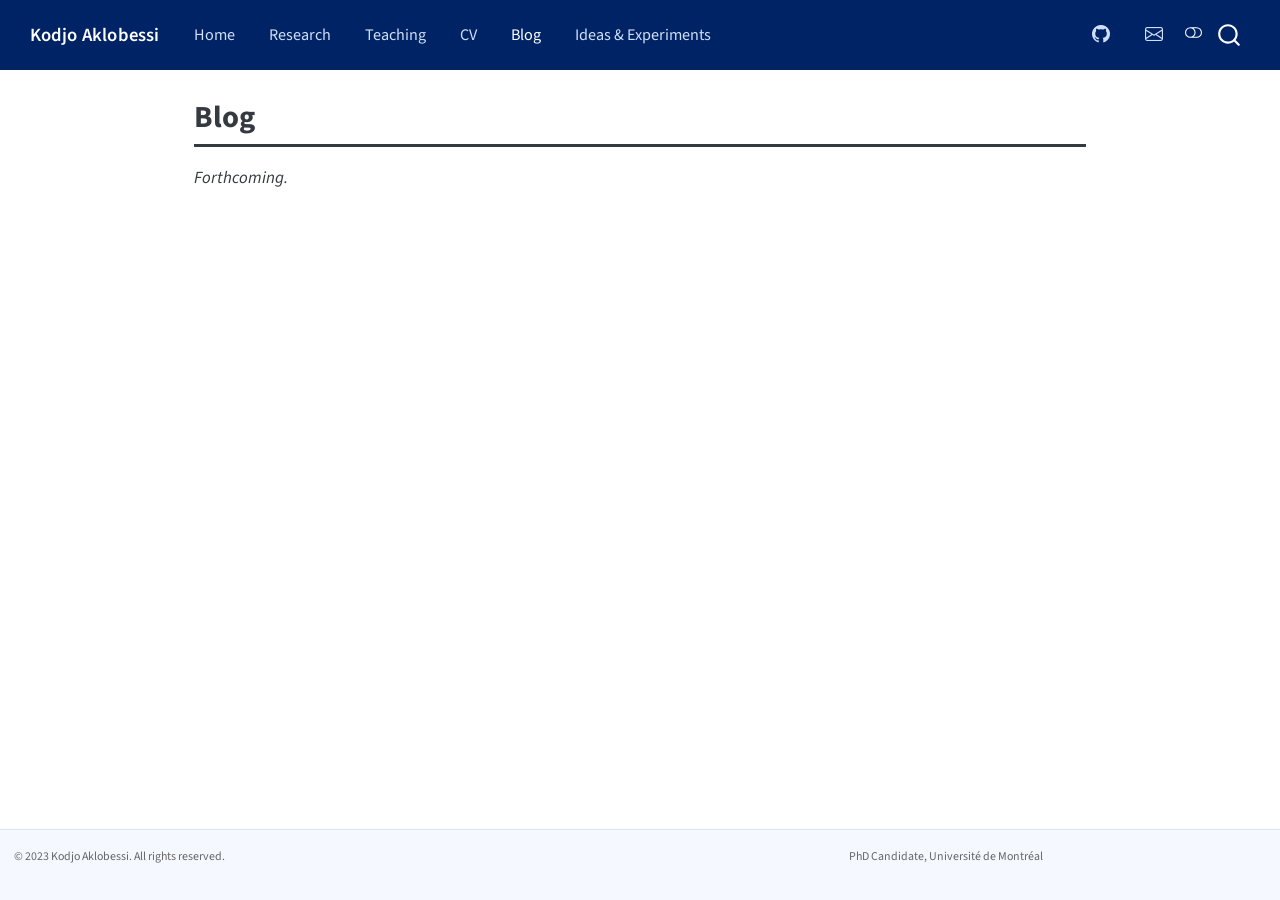
<file: docs/news.html>
<!DOCTYPE html>
<html xmlns="http://www.w3.org/1999/xhtml" lang="en" xml:lang="en"><head>

<meta charset="utf-8">
<meta name="generator" content="quarto-1.8.27">

<meta name="viewport" content="width=device-width, initial-scale=1.0, user-scalable=yes">

<meta name="description" content="Blog of Kodjo Aklobessi, PhD Candidate in Economics at Université de Montréal.">

<title>Blog – Kodjo Aklobessi</title>
<style>
code{white-space: pre-wrap;}
span.smallcaps{font-variant: small-caps;}
div.columns{display: flex; gap: min(4vw, 1.5em);}
div.column{flex: auto; overflow-x: auto;}
div.hanging-indent{margin-left: 1.5em; text-indent: -1.5em;}
ul.task-list{list-style: none;}
ul.task-list li input[type="checkbox"] {
  width: 0.8em;
  margin: 0 0.8em 0.2em -1em; /* quarto-specific, see https://github.com/quarto-dev/quarto-cli/issues/4556 */ 
  vertical-align: middle;
}
</style>


<script src="site_libs/quarto-nav/quarto-nav.js"></script>
<script src="site_libs/clipboard/clipboard.min.js"></script>
<script src="site_libs/quarto-search/autocomplete.umd.js"></script>
<script src="site_libs/quarto-search/fuse.min.js"></script>
<script src="site_libs/quarto-search/quarto-search.js"></script>
<meta name="quarto:offset" content="./">
<script src="site_libs/quarto-html/quarto.js" type="module"></script>
<script src="site_libs/quarto-html/tabsets/tabsets.js" type="module"></script>
<script src="site_libs/quarto-html/axe/axe-check.js" type="module"></script>
<script src="site_libs/quarto-html/popper.min.js"></script>
<script src="site_libs/quarto-html/tippy.umd.min.js"></script>
<script src="site_libs/quarto-html/anchor.min.js"></script>
<link href="site_libs/quarto-html/tippy.css" rel="stylesheet">
<link href="site_libs/quarto-html/quarto-syntax-highlighting-ed96de9b727972fe78a7b5d16c58bf87.css" rel="stylesheet" class="quarto-color-scheme" id="quarto-text-highlighting-styles">
<link href="site_libs/quarto-html/quarto-syntax-highlighting-dark-4d9afe2b8d18ee9fa5d0d57b5ed4214d.css" rel="stylesheet" class="quarto-color-scheme quarto-color-alternate" id="quarto-text-highlighting-styles">
<link href="site_libs/quarto-html/quarto-syntax-highlighting-ed96de9b727972fe78a7b5d16c58bf87.css" rel="stylesheet" class="quarto-color-scheme-extra" id="quarto-text-highlighting-styles">
<script src="site_libs/bootstrap/bootstrap.min.js"></script>
<link href="site_libs/bootstrap/bootstrap-icons.css" rel="stylesheet">
<link href="site_libs/bootstrap/bootstrap-e0ddd595fdd1914f040e010ed7ba0473.min.css" rel="stylesheet" append-hash="true" class="quarto-color-scheme" id="quarto-bootstrap" data-mode="light">
<link href="site_libs/bootstrap/bootstrap-dark-b1ad69ec50742e4ede5ba6f549bce186.min.css" rel="stylesheet" append-hash="true" class="quarto-color-scheme quarto-color-alternate" id="quarto-bootstrap" data-mode="dark">
<link href="site_libs/bootstrap/bootstrap-e0ddd595fdd1914f040e010ed7ba0473.min.css" rel="stylesheet" append-hash="true" class="quarto-color-scheme-extra" id="quarto-bootstrap" data-mode="light">
<script id="quarto-search-options" type="application/json">{
  "location": "navbar",
  "copy-button": false,
  "collapse-after": 3,
  "panel-placement": "end",
  "type": "overlay",
  "limit": 50,
  "keyboard-shortcut": [
    "f",
    "/",
    "s"
  ],
  "show-item-context": false,
  "language": {
    "search-no-results-text": "No results",
    "search-matching-documents-text": "matching documents",
    "search-copy-link-title": "Copy link to search",
    "search-hide-matches-text": "Hide additional matches",
    "search-more-match-text": "more match in this document",
    "search-more-matches-text": "more matches in this document",
    "search-clear-button-title": "Clear",
    "search-text-placeholder": "",
    "search-detached-cancel-button-title": "Cancel",
    "search-submit-button-title": "Submit",
    "search-label": "Search"
  }
}</script>
<meta name="google-site-verification" content="SvmyFWn3Jif2EbxAUtl1iCyAvJrpDGBnFYFy-8HgIkw">


<link rel="stylesheet" href="styles.css">
<meta property="og:title" content="Blog – Kodjo Aklobessi">
<meta property="og:description" content="Kodjo Aklobessi — PhD Candidate in Economics at Université de Montréal. Research in Family Macroeconomics, Labor Economics, and Applied Microeconometrics.">
<meta property="og:site_name" content="Kodjo Aklobessi">
</head>

<body class="nav-fixed quarto-light"><script id="quarto-html-before-body" type="application/javascript">
    const toggleBodyColorMode = (bsSheetEl) => {
      const mode = bsSheetEl.getAttribute("data-mode");
      const bodyEl = window.document.querySelector("body");
      if (mode === "dark") {
        bodyEl.classList.add("quarto-dark");
        bodyEl.classList.remove("quarto-light");
      } else {
        bodyEl.classList.add("quarto-light");
        bodyEl.classList.remove("quarto-dark");
      }
    }
    const toggleBodyColorPrimary = () => {
      const bsSheetEl = window.document.querySelector("link#quarto-bootstrap:not([rel=disabled-stylesheet])");
      if (bsSheetEl) {
        toggleBodyColorMode(bsSheetEl);
      }
    }
    const setColorSchemeToggle = (alternate) => {
      const toggles = window.document.querySelectorAll('.quarto-color-scheme-toggle');
      for (let i=0; i < toggles.length; i++) {
        const toggle = toggles[i];
        if (toggle) {
          if (alternate) {
            toggle.classList.add("alternate");
          } else {
            toggle.classList.remove("alternate");
          }
        }
      }
    };
    const toggleColorMode = (alternate) => {
      // Switch the stylesheets
      const primaryStylesheets = window.document.querySelectorAll('link.quarto-color-scheme:not(.quarto-color-alternate)');
      const alternateStylesheets = window.document.querySelectorAll('link.quarto-color-scheme.quarto-color-alternate');
      manageTransitions('#quarto-margin-sidebar .nav-link', false);
      if (alternate) {
        // note: dark is layered on light, we don't disable primary!
        enableStylesheet(alternateStylesheets);
        for (const sheetNode of alternateStylesheets) {
          if (sheetNode.id === "quarto-bootstrap") {
            toggleBodyColorMode(sheetNode);
          }
        }
      } else {
        disableStylesheet(alternateStylesheets);
        enableStylesheet(primaryStylesheets)
        toggleBodyColorPrimary();
      }
      manageTransitions('#quarto-margin-sidebar .nav-link', true);
      // Switch the toggles
      setColorSchemeToggle(alternate)
      // Hack to workaround the fact that safari doesn't
      // properly recolor the scrollbar when toggling (#1455)
      if (navigator.userAgent.indexOf('Safari') > 0 && navigator.userAgent.indexOf('Chrome') == -1) {
        manageTransitions("body", false);
        window.scrollTo(0, 1);
        setTimeout(() => {
          window.scrollTo(0, 0);
          manageTransitions("body", true);
        }, 40);
      }
    }
    const disableStylesheet = (stylesheets) => {
      for (let i=0; i < stylesheets.length; i++) {
        const stylesheet = stylesheets[i];
        stylesheet.rel = 'disabled-stylesheet';
      }
    }
    const enableStylesheet = (stylesheets) => {
      for (let i=0; i < stylesheets.length; i++) {
        const stylesheet = stylesheets[i];
        if(stylesheet.rel !== 'stylesheet') { // for Chrome, which will still FOUC without this check
          stylesheet.rel = 'stylesheet';
        }
      }
    }
    const manageTransitions = (selector, allowTransitions) => {
      const els = window.document.querySelectorAll(selector);
      for (let i=0; i < els.length; i++) {
        const el = els[i];
        if (allowTransitions) {
          el.classList.remove('notransition');
        } else {
          el.classList.add('notransition');
        }
      }
    }
    const isFileUrl = () => {
      return window.location.protocol === 'file:';
    }
    const hasAlternateSentinel = () => {
      let styleSentinel = getColorSchemeSentinel();
      if (styleSentinel !== null) {
        return styleSentinel === "alternate";
      } else {
        return false;
      }
    }
    const setStyleSentinel = (alternate) => {
      const value = alternate ? "alternate" : "default";
      if (!isFileUrl()) {
        window.localStorage.setItem("quarto-color-scheme", value);
      } else {
        localAlternateSentinel = value;
      }
    }
    const getColorSchemeSentinel = () => {
      if (!isFileUrl()) {
        const storageValue = window.localStorage.getItem("quarto-color-scheme");
        return storageValue != null ? storageValue : localAlternateSentinel;
      } else {
        return localAlternateSentinel;
      }
    }
    const toggleGiscusIfUsed = (isAlternate, darkModeDefault) => {
      const baseTheme = document.querySelector('#giscus-base-theme')?.value ?? 'light';
      const alternateTheme = document.querySelector('#giscus-alt-theme')?.value ?? 'dark';
      let newTheme = '';
      if(authorPrefersDark) {
        newTheme = isAlternate ? baseTheme : alternateTheme;
      } else {
        newTheme = isAlternate ? alternateTheme : baseTheme;
      }
      const changeGiscusTheme = () => {
        // From: https://github.com/giscus/giscus/issues/336
        const sendMessage = (message) => {
          const iframe = document.querySelector('iframe.giscus-frame');
          if (!iframe) return;
          iframe.contentWindow.postMessage({ giscus: message }, 'https://giscus.app');
        }
        sendMessage({
          setConfig: {
            theme: newTheme
          }
        });
      }
      const isGiscussLoaded = window.document.querySelector('iframe.giscus-frame') !== null;
      if (isGiscussLoaded) {
        changeGiscusTheme();
      }
    };
    const authorPrefersDark = false;
    const darkModeDefault = authorPrefersDark;
      document.querySelector('link#quarto-text-highlighting-styles.quarto-color-scheme-extra').rel = 'disabled-stylesheet';
      document.querySelector('link#quarto-bootstrap.quarto-color-scheme-extra').rel = 'disabled-stylesheet';
    let localAlternateSentinel = darkModeDefault ? 'alternate' : 'default';
    // Dark / light mode switch
    window.quartoToggleColorScheme = () => {
      // Read the current dark / light value
      let toAlternate = !hasAlternateSentinel();
      toggleColorMode(toAlternate);
      setStyleSentinel(toAlternate);
      toggleGiscusIfUsed(toAlternate, darkModeDefault);
      window.dispatchEvent(new Event('resize'));
    };
    // Switch to dark mode if need be
    if (hasAlternateSentinel()) {
      toggleColorMode(true);
    } else {
      toggleColorMode(false);
    }
  </script>

<div id="quarto-search-results"></div>
  <header id="quarto-header" class="headroom fixed-top">
    <nav class="navbar navbar-expand-lg " data-bs-theme="dark">
      <div class="navbar-container container-fluid">
      <div class="navbar-brand-container mx-auto">
    <a class="navbar-brand" href="./index.html">
    <span class="navbar-title">Kodjo Aklobessi</span>
    </a>
  </div>
            <div id="quarto-search" class="" title="Search"></div>
          <button class="navbar-toggler" type="button" data-bs-toggle="collapse" data-bs-target="#navbarCollapse" aria-controls="navbarCollapse" role="menu" aria-expanded="false" aria-label="Toggle navigation" onclick="if (window.quartoToggleHeadroom) { window.quartoToggleHeadroom(); }">
  <span class="navbar-toggler-icon"></span>
</button>
          <div class="collapse navbar-collapse" id="navbarCollapse">
            <ul class="navbar-nav navbar-nav-scroll me-auto">
  <li class="nav-item">
    <a class="nav-link" href="./index.html"> 
<span class="menu-text">Home</span></a>
  </li>  
  <li class="nav-item">
    <a class="nav-link" href="./research.html"> 
<span class="menu-text">Research</span></a>
  </li>  
  <li class="nav-item">
    <a class="nav-link" href="./teaching.html"> 
<span class="menu-text">Teaching</span></a>
  </li>  
  <li class="nav-item">
    <a class="nav-link" href="./cv.html"> 
<span class="menu-text">CV</span></a>
  </li>  
  <li class="nav-item">
    <a class="nav-link active" href="./news.html" aria-current="page"> 
<span class="menu-text">Blog</span></a>
  </li>  
  <li class="nav-item">
    <a class="nav-link" href="./resources.html"> 
<span class="menu-text">Ideas &amp; Experiments</span></a>
  </li>  
</ul>
            <ul class="navbar-nav navbar-nav-scroll ms-auto">
  <li class="nav-item compact">
    <a class="nav-link" href="https://github.com/kaklobessi"> <i class="bi bi-github" role="img" aria-label="GitHub">
</i> 
<span class="menu-text"></span></a>
  </li>  
  <li class="nav-item compact">
    <a class="nav-link" href="mailto:kodjo.aklobessi@umontreal.ca"> <i class="bi bi-envelope" role="img" aria-label="Email">
</i> 
<span class="menu-text"></span></a>
  </li>  
</ul>
          </div> <!-- /navcollapse -->
            <div class="quarto-navbar-tools">
  <a href="" class="quarto-color-scheme-toggle quarto-navigation-tool  px-1" onclick="window.quartoToggleColorScheme(); return false;" title="Toggle dark mode"><i class="bi"></i></a>
</div>
      </div> <!-- /container-fluid -->
    </nav>
</header>
<!-- content -->
<div id="quarto-content" class="quarto-container page-columns page-rows-contents page-layout-full page-navbar">
<!-- sidebar -->
<!-- margin-sidebar -->
    
<!-- main -->
<main class="content column-page" id="quarto-document-content">


<header id="title-block-header" class="quarto-title-block default">
<div class="quarto-title">
<h1 class="title">Blog</h1>
</div>



<div class="quarto-title-meta column-page">

    
  
    
  </div>
  


</header>


<p><em>Forthcoming.</em></p>



</main> <!-- /main -->
<script id="quarto-html-after-body" type="application/javascript">
  window.document.addEventListener("DOMContentLoaded", function (event) {
    // Ensure there is a toggle, if there isn't float one in the top right
    if (window.document.querySelector('.quarto-color-scheme-toggle') === null) {
      const a = window.document.createElement('a');
      a.classList.add('top-right');
      a.classList.add('quarto-color-scheme-toggle');
      a.href = "";
      a.onclick = function() { try { window.quartoToggleColorScheme(); } catch {} return false; };
      const i = window.document.createElement("i");
      i.classList.add('bi');
      a.appendChild(i);
      window.document.body.appendChild(a);
    }
    setColorSchemeToggle(hasAlternateSentinel())
    const icon = "";
    const anchorJS = new window.AnchorJS();
    anchorJS.options = {
      placement: 'right',
      icon: icon
    };
    anchorJS.add('.anchored');
    const isCodeAnnotation = (el) => {
      for (const clz of el.classList) {
        if (clz.startsWith('code-annotation-')) {                     
          return true;
        }
      }
      return false;
    }
    const onCopySuccess = function(e) {
      // button target
      const button = e.trigger;
      // don't keep focus
      button.blur();
      // flash "checked"
      button.classList.add('code-copy-button-checked');
      var currentTitle = button.getAttribute("title");
      button.setAttribute("title", "Copied!");
      let tooltip;
      if (window.bootstrap) {
        button.setAttribute("data-bs-toggle", "tooltip");
        button.setAttribute("data-bs-placement", "left");
        button.setAttribute("data-bs-title", "Copied!");
        tooltip = new bootstrap.Tooltip(button, 
          { trigger: "manual", 
            customClass: "code-copy-button-tooltip",
            offset: [0, -8]});
        tooltip.show();    
      }
      setTimeout(function() {
        if (tooltip) {
          tooltip.hide();
          button.removeAttribute("data-bs-title");
          button.removeAttribute("data-bs-toggle");
          button.removeAttribute("data-bs-placement");
        }
        button.setAttribute("title", currentTitle);
        button.classList.remove('code-copy-button-checked');
      }, 1000);
      // clear code selection
      e.clearSelection();
    }
    const getTextToCopy = function(trigger) {
      const outerScaffold = trigger.parentElement.cloneNode(true);
      const codeEl = outerScaffold.querySelector('code');
      for (const childEl of codeEl.children) {
        if (isCodeAnnotation(childEl)) {
          childEl.remove();
        }
      }
      return codeEl.innerText;
    }
    const clipboard = new window.ClipboardJS('.code-copy-button:not([data-in-quarto-modal])', {
      text: getTextToCopy
    });
    clipboard.on('success', onCopySuccess);
    if (window.document.getElementById('quarto-embedded-source-code-modal')) {
      const clipboardModal = new window.ClipboardJS('.code-copy-button[data-in-quarto-modal]', {
        text: getTextToCopy,
        container: window.document.getElementById('quarto-embedded-source-code-modal')
      });
      clipboardModal.on('success', onCopySuccess);
    }
      var localhostRegex = new RegExp(/^(?:http|https):\/\/localhost\:?[0-9]*\//);
      var mailtoRegex = new RegExp(/^mailto:/);
        var filterRegex = new RegExp("https:\/\/kaklobessi\.github\.io");
      var isInternal = (href) => {
          return filterRegex.test(href) || localhostRegex.test(href) || mailtoRegex.test(href);
      }
      // Inspect non-navigation links and adorn them if external
     var links = window.document.querySelectorAll('a[href]:not(.nav-link):not(.navbar-brand):not(.toc-action):not(.sidebar-link):not(.sidebar-item-toggle):not(.pagination-link):not(.no-external):not([aria-hidden]):not(.dropdown-item):not(.quarto-navigation-tool):not(.about-link)');
      for (var i=0; i<links.length; i++) {
        const link = links[i];
        if (!isInternal(link.href)) {
          // undo the damage that might have been done by quarto-nav.js in the case of
          // links that we want to consider external
          if (link.dataset.originalHref !== undefined) {
            link.href = link.dataset.originalHref;
          }
        }
      }
    function tippyHover(el, contentFn, onTriggerFn, onUntriggerFn) {
      const config = {
        allowHTML: true,
        maxWidth: 500,
        delay: 100,
        arrow: false,
        appendTo: function(el) {
            return el.parentElement;
        },
        interactive: true,
        interactiveBorder: 10,
        theme: 'quarto',
        placement: 'bottom-start',
      };
      if (contentFn) {
        config.content = contentFn;
      }
      if (onTriggerFn) {
        config.onTrigger = onTriggerFn;
      }
      if (onUntriggerFn) {
        config.onUntrigger = onUntriggerFn;
      }
      window.tippy(el, config); 
    }
    const noterefs = window.document.querySelectorAll('a[role="doc-noteref"]');
    for (var i=0; i<noterefs.length; i++) {
      const ref = noterefs[i];
      tippyHover(ref, function() {
        // use id or data attribute instead here
        let href = ref.getAttribute('data-footnote-href') || ref.getAttribute('href');
        try { href = new URL(href).hash; } catch {}
        const id = href.replace(/^#\/?/, "");
        const note = window.document.getElementById(id);
        if (note) {
          return note.innerHTML;
        } else {
          return "";
        }
      });
    }
    const xrefs = window.document.querySelectorAll('a.quarto-xref');
    const processXRef = (id, note) => {
      // Strip column container classes
      const stripColumnClz = (el) => {
        el.classList.remove("page-full", "page-columns");
        if (el.children) {
          for (const child of el.children) {
            stripColumnClz(child);
          }
        }
      }
      stripColumnClz(note)
      if (id === null || id.startsWith('sec-')) {
        // Special case sections, only their first couple elements
        const container = document.createElement("div");
        if (note.children && note.children.length > 2) {
          container.appendChild(note.children[0].cloneNode(true));
          for (let i = 1; i < note.children.length; i++) {
            const child = note.children[i];
            if (child.tagName === "P" && child.innerText === "") {
              continue;
            } else {
              container.appendChild(child.cloneNode(true));
              break;
            }
          }
          if (window.Quarto?.typesetMath) {
            window.Quarto.typesetMath(container);
          }
          return container.innerHTML
        } else {
          if (window.Quarto?.typesetMath) {
            window.Quarto.typesetMath(note);
          }
          return note.innerHTML;
        }
      } else {
        // Remove any anchor links if they are present
        const anchorLink = note.querySelector('a.anchorjs-link');
        if (anchorLink) {
          anchorLink.remove();
        }
        if (window.Quarto?.typesetMath) {
          window.Quarto.typesetMath(note);
        }
        if (note.classList.contains("callout")) {
          return note.outerHTML;
        } else {
          return note.innerHTML;
        }
      }
    }
    for (var i=0; i<xrefs.length; i++) {
      const xref = xrefs[i];
      tippyHover(xref, undefined, function(instance) {
        instance.disable();
        let url = xref.getAttribute('href');
        let hash = undefined; 
        if (url.startsWith('#')) {
          hash = url;
        } else {
          try { hash = new URL(url).hash; } catch {}
        }
        if (hash) {
          const id = hash.replace(/^#\/?/, "");
          const note = window.document.getElementById(id);
          if (note !== null) {
            try {
              const html = processXRef(id, note.cloneNode(true));
              instance.setContent(html);
            } finally {
              instance.enable();
              instance.show();
            }
          } else {
            // See if we can fetch this
            fetch(url.split('#')[0])
            .then(res => res.text())
            .then(html => {
              const parser = new DOMParser();
              const htmlDoc = parser.parseFromString(html, "text/html");
              const note = htmlDoc.getElementById(id);
              if (note !== null) {
                const html = processXRef(id, note);
                instance.setContent(html);
              } 
            }).finally(() => {
              instance.enable();
              instance.show();
            });
          }
        } else {
          // See if we can fetch a full url (with no hash to target)
          // This is a special case and we should probably do some content thinning / targeting
          fetch(url)
          .then(res => res.text())
          .then(html => {
            const parser = new DOMParser();
            const htmlDoc = parser.parseFromString(html, "text/html");
            const note = htmlDoc.querySelector('main.content');
            if (note !== null) {
              // This should only happen for chapter cross references
              // (since there is no id in the URL)
              // remove the first header
              if (note.children.length > 0 && note.children[0].tagName === "HEADER") {
                note.children[0].remove();
              }
              const html = processXRef(null, note);
              instance.setContent(html);
            } 
          }).finally(() => {
            instance.enable();
            instance.show();
          });
        }
      }, function(instance) {
      });
    }
        let selectedAnnoteEl;
        const selectorForAnnotation = ( cell, annotation) => {
          let cellAttr = 'data-code-cell="' + cell + '"';
          let lineAttr = 'data-code-annotation="' +  annotation + '"';
          const selector = 'span[' + cellAttr + '][' + lineAttr + ']';
          return selector;
        }
        const selectCodeLines = (annoteEl) => {
          const doc = window.document;
          const targetCell = annoteEl.getAttribute("data-target-cell");
          const targetAnnotation = annoteEl.getAttribute("data-target-annotation");
          const annoteSpan = window.document.querySelector(selectorForAnnotation(targetCell, targetAnnotation));
          const lines = annoteSpan.getAttribute("data-code-lines").split(",");
          const lineIds = lines.map((line) => {
            return targetCell + "-" + line;
          })
          let top = null;
          let height = null;
          let parent = null;
          if (lineIds.length > 0) {
              //compute the position of the single el (top and bottom and make a div)
              const el = window.document.getElementById(lineIds[0]);
              top = el.offsetTop;
              height = el.offsetHeight;
              parent = el.parentElement.parentElement;
            if (lineIds.length > 1) {
              const lastEl = window.document.getElementById(lineIds[lineIds.length - 1]);
              const bottom = lastEl.offsetTop + lastEl.offsetHeight;
              height = bottom - top;
            }
            if (top !== null && height !== null && parent !== null) {
              // cook up a div (if necessary) and position it 
              let div = window.document.getElementById("code-annotation-line-highlight");
              if (div === null) {
                div = window.document.createElement("div");
                div.setAttribute("id", "code-annotation-line-highlight");
                div.style.position = 'absolute';
                parent.appendChild(div);
              }
              div.style.top = top - 2 + "px";
              div.style.height = height + 4 + "px";
              div.style.left = 0;
              let gutterDiv = window.document.getElementById("code-annotation-line-highlight-gutter");
              if (gutterDiv === null) {
                gutterDiv = window.document.createElement("div");
                gutterDiv.setAttribute("id", "code-annotation-line-highlight-gutter");
                gutterDiv.style.position = 'absolute';
                const codeCell = window.document.getElementById(targetCell);
                const gutter = codeCell.querySelector('.code-annotation-gutter');
                gutter.appendChild(gutterDiv);
              }
              gutterDiv.style.top = top - 2 + "px";
              gutterDiv.style.height = height + 4 + "px";
            }
            selectedAnnoteEl = annoteEl;
          }
        };
        const unselectCodeLines = () => {
          const elementsIds = ["code-annotation-line-highlight", "code-annotation-line-highlight-gutter"];
          elementsIds.forEach((elId) => {
            const div = window.document.getElementById(elId);
            if (div) {
              div.remove();
            }
          });
          selectedAnnoteEl = undefined;
        };
          // Handle positioning of the toggle
      window.addEventListener(
        "resize",
        throttle(() => {
          elRect = undefined;
          if (selectedAnnoteEl) {
            selectCodeLines(selectedAnnoteEl);
          }
        }, 10)
      );
      function throttle(fn, ms) {
      let throttle = false;
      let timer;
        return (...args) => {
          if(!throttle) { // first call gets through
              fn.apply(this, args);
              throttle = true;
          } else { // all the others get throttled
              if(timer) clearTimeout(timer); // cancel #2
              timer = setTimeout(() => {
                fn.apply(this, args);
                timer = throttle = false;
              }, ms);
          }
        };
      }
        // Attach click handler to the DT
        const annoteDls = window.document.querySelectorAll('dt[data-target-cell]');
        for (const annoteDlNode of annoteDls) {
          annoteDlNode.addEventListener('click', (event) => {
            const clickedEl = event.target;
            if (clickedEl !== selectedAnnoteEl) {
              unselectCodeLines();
              const activeEl = window.document.querySelector('dt[data-target-cell].code-annotation-active');
              if (activeEl) {
                activeEl.classList.remove('code-annotation-active');
              }
              selectCodeLines(clickedEl);
              clickedEl.classList.add('code-annotation-active');
            } else {
              // Unselect the line
              unselectCodeLines();
              clickedEl.classList.remove('code-annotation-active');
            }
          });
        }
    const findCites = (el) => {
      const parentEl = el.parentElement;
      if (parentEl) {
        const cites = parentEl.dataset.cites;
        if (cites) {
          return {
            el,
            cites: cites.split(' ')
          };
        } else {
          return findCites(el.parentElement)
        }
      } else {
        return undefined;
      }
    };
    var bibliorefs = window.document.querySelectorAll('a[role="doc-biblioref"]');
    for (var i=0; i<bibliorefs.length; i++) {
      const ref = bibliorefs[i];
      const citeInfo = findCites(ref);
      if (citeInfo) {
        tippyHover(citeInfo.el, function() {
          var popup = window.document.createElement('div');
          citeInfo.cites.forEach(function(cite) {
            var citeDiv = window.document.createElement('div');
            citeDiv.classList.add('hanging-indent');
            citeDiv.classList.add('csl-entry');
            var biblioDiv = window.document.getElementById('ref-' + cite);
            if (biblioDiv) {
              citeDiv.innerHTML = biblioDiv.innerHTML;
            }
            popup.appendChild(citeDiv);
          });
          return popup.innerHTML;
        });
      }
    }
  });
  </script>
</div> <!-- /content -->
<footer class="footer">
  <div class="nav-footer">
    <div class="nav-footer-left">
<p>© 2023 Kodjo Aklobessi. All rights reserved.</p>
</div>   
    <div class="nav-footer-center">
      &nbsp;
    </div>
    <div class="nav-footer-right">
<p>PhD Candidate, Université de Montréal</p>
</div>
  </div>
</footer>




</body></html>
</file>
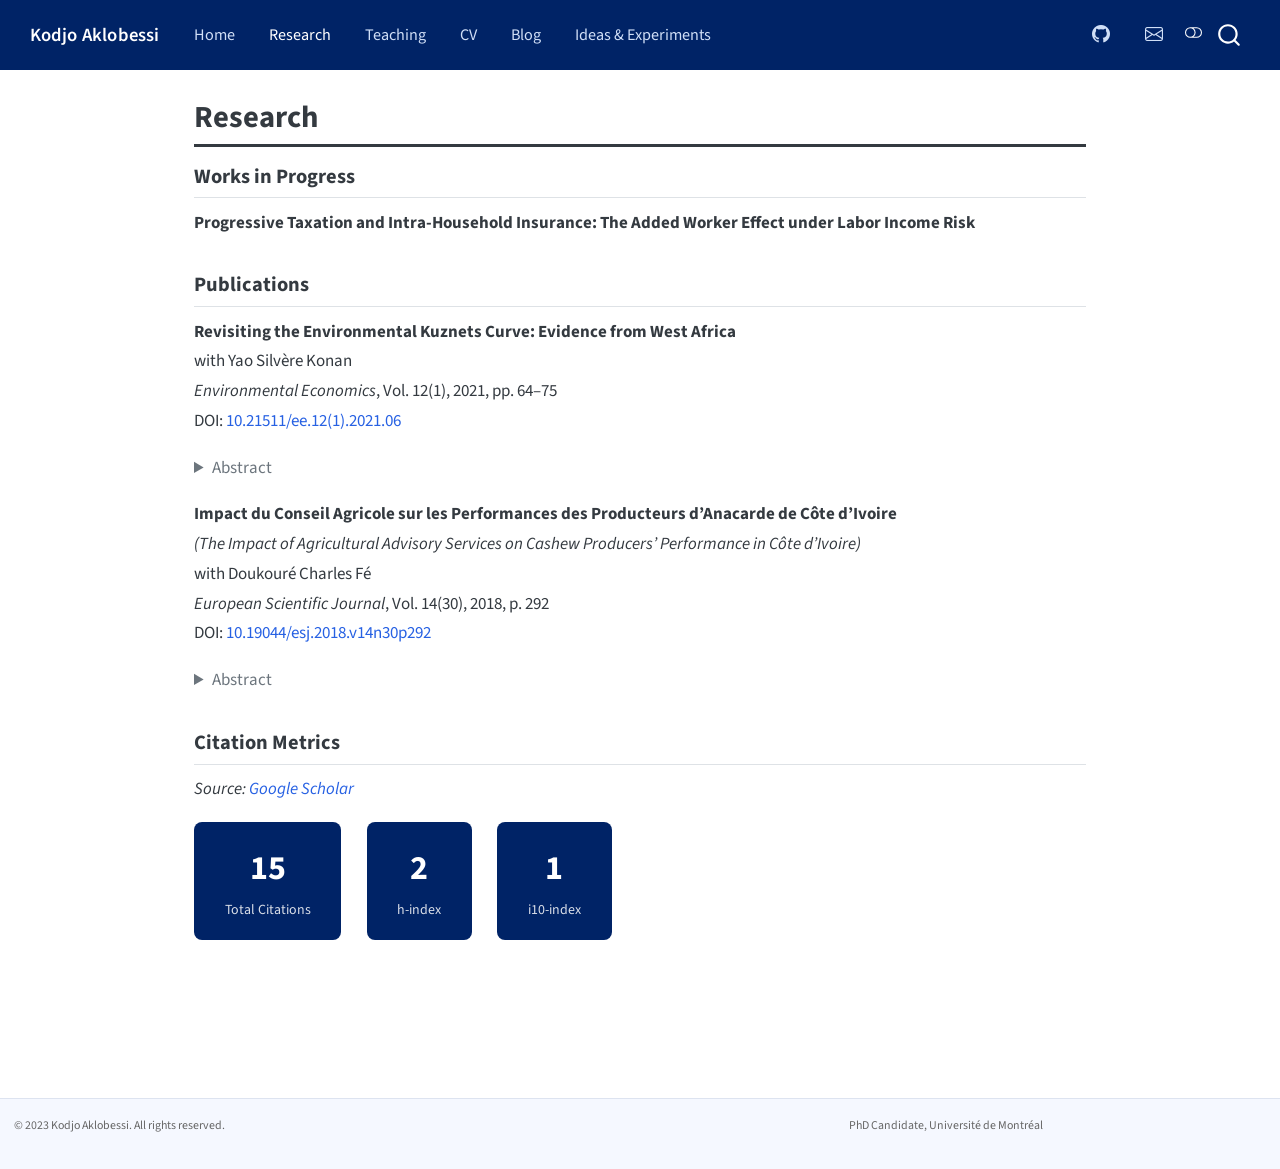
<file: docs/research.html>
<!DOCTYPE html>
<html xmlns="http://www.w3.org/1999/xhtml" lang="en" xml:lang="en"><head>

<meta charset="utf-8">
<meta name="generator" content="quarto-1.8.27">

<meta name="viewport" content="width=device-width, initial-scale=1.0, user-scalable=yes">

<meta name="description" content="Research by Kodjo Aklobessi (Université de Montréal): progressive taxation and the added worker effect, the Environmental Kuznets Curve in West Africa, and agricultural advisory services in Côte d’Ivoire.">

<title>Research – Kodjo Aklobessi</title>
<style>
code{white-space: pre-wrap;}
span.smallcaps{font-variant: small-caps;}
div.columns{display: flex; gap: min(4vw, 1.5em);}
div.column{flex: auto; overflow-x: auto;}
div.hanging-indent{margin-left: 1.5em; text-indent: -1.5em;}
ul.task-list{list-style: none;}
ul.task-list li input[type="checkbox"] {
  width: 0.8em;
  margin: 0 0.8em 0.2em -1em; /* quarto-specific, see https://github.com/quarto-dev/quarto-cli/issues/4556 */ 
  vertical-align: middle;
}
/* CSS for syntax highlighting */
html { -webkit-text-size-adjust: 100%; }
pre > code.sourceCode { white-space: pre; position: relative; }
pre > code.sourceCode > span { display: inline-block; line-height: 1.25; }
pre > code.sourceCode > span:empty { height: 1.2em; }
.sourceCode { overflow: visible; }
code.sourceCode > span { color: inherit; text-decoration: inherit; }
div.sourceCode { margin: 1em 0; }
pre.sourceCode { margin: 0; }
@media screen {
div.sourceCode { overflow: auto; }
}
@media print {
pre > code.sourceCode { white-space: pre-wrap; }
pre > code.sourceCode > span { text-indent: -5em; padding-left: 5em; }
}
pre.numberSource code
  { counter-reset: source-line 0; }
pre.numberSource code > span
  { position: relative; left: -4em; counter-increment: source-line; }
pre.numberSource code > span > a:first-child::before
  { content: counter(source-line);
    position: relative; left: -1em; text-align: right; vertical-align: baseline;
    border: none; display: inline-block;
    -webkit-touch-callout: none; -webkit-user-select: none;
    -khtml-user-select: none; -moz-user-select: none;
    -ms-user-select: none; user-select: none;
    padding: 0 4px; width: 4em;
  }
pre.numberSource { margin-left: 3em;  padding-left: 4px; }
div.sourceCode
  {   }
@media screen {
pre > code.sourceCode > span > a:first-child::before { text-decoration: underline; }
}
</style>


<script src="site_libs/quarto-nav/quarto-nav.js"></script>
<script src="site_libs/clipboard/clipboard.min.js"></script>
<script src="site_libs/quarto-search/autocomplete.umd.js"></script>
<script src="site_libs/quarto-search/fuse.min.js"></script>
<script src="site_libs/quarto-search/quarto-search.js"></script>
<meta name="quarto:offset" content="./">
<script src="site_libs/quarto-html/quarto.js" type="module"></script>
<script src="site_libs/quarto-html/tabsets/tabsets.js" type="module"></script>
<script src="site_libs/quarto-html/axe/axe-check.js" type="module"></script>
<script src="site_libs/quarto-html/popper.min.js"></script>
<script src="site_libs/quarto-html/tippy.umd.min.js"></script>
<script src="site_libs/quarto-html/anchor.min.js"></script>
<link href="site_libs/quarto-html/tippy.css" rel="stylesheet">
<link href="site_libs/quarto-html/quarto-syntax-highlighting-ed96de9b727972fe78a7b5d16c58bf87.css" rel="stylesheet" class="quarto-color-scheme" id="quarto-text-highlighting-styles">
<link href="site_libs/quarto-html/quarto-syntax-highlighting-dark-4d9afe2b8d18ee9fa5d0d57b5ed4214d.css" rel="stylesheet" class="quarto-color-scheme quarto-color-alternate" id="quarto-text-highlighting-styles">
<link href="site_libs/quarto-html/quarto-syntax-highlighting-ed96de9b727972fe78a7b5d16c58bf87.css" rel="stylesheet" class="quarto-color-scheme-extra" id="quarto-text-highlighting-styles">
<script src="site_libs/bootstrap/bootstrap.min.js"></script>
<link href="site_libs/bootstrap/bootstrap-icons.css" rel="stylesheet">
<link href="site_libs/bootstrap/bootstrap-e0ddd595fdd1914f040e010ed7ba0473.min.css" rel="stylesheet" append-hash="true" class="quarto-color-scheme" id="quarto-bootstrap" data-mode="light">
<link href="site_libs/bootstrap/bootstrap-dark-b1ad69ec50742e4ede5ba6f549bce186.min.css" rel="stylesheet" append-hash="true" class="quarto-color-scheme quarto-color-alternate" id="quarto-bootstrap" data-mode="dark">
<link href="site_libs/bootstrap/bootstrap-e0ddd595fdd1914f040e010ed7ba0473.min.css" rel="stylesheet" append-hash="true" class="quarto-color-scheme-extra" id="quarto-bootstrap" data-mode="light">
<script id="quarto-search-options" type="application/json">{
  "location": "navbar",
  "copy-button": false,
  "collapse-after": 3,
  "panel-placement": "end",
  "type": "overlay",
  "limit": 50,
  "keyboard-shortcut": [
    "f",
    "/",
    "s"
  ],
  "show-item-context": false,
  "language": {
    "search-no-results-text": "No results",
    "search-matching-documents-text": "matching documents",
    "search-copy-link-title": "Copy link to search",
    "search-hide-matches-text": "Hide additional matches",
    "search-more-match-text": "more match in this document",
    "search-more-matches-text": "more matches in this document",
    "search-clear-button-title": "Clear",
    "search-text-placeholder": "",
    "search-detached-cancel-button-title": "Cancel",
    "search-submit-button-title": "Submit",
    "search-label": "Search"
  }
}</script>
<script type="module" src="site_libs/quarto-ojs/quarto-ojs-runtime.js"></script>
<link href="site_libs/quarto-ojs/quarto-ojs.css" rel="stylesheet">
<meta name="google-site-verification" content="SvmyFWn3Jif2EbxAUtl1iCyAvJrpDGBnFYFy-8HgIkw">


<link rel="stylesheet" href="styles.css">
<meta property="og:title" content="Research – Kodjo Aklobessi">
<meta property="og:description" content="Kodjo Aklobessi — PhD Candidate in Economics at Université de Montréal. Research in Family Macroeconomics, Labor Economics, and Applied Microeconometrics.">
<meta property="og:site_name" content="Kodjo Aklobessi">
</head>

<body class="nav-fixed quarto-light"><script id="quarto-html-before-body" type="application/javascript">
    const toggleBodyColorMode = (bsSheetEl) => {
      const mode = bsSheetEl.getAttribute("data-mode");
      const bodyEl = window.document.querySelector("body");
      if (mode === "dark") {
        bodyEl.classList.add("quarto-dark");
        bodyEl.classList.remove("quarto-light");
      } else {
        bodyEl.classList.add("quarto-light");
        bodyEl.classList.remove("quarto-dark");
      }
    }
    const toggleBodyColorPrimary = () => {
      const bsSheetEl = window.document.querySelector("link#quarto-bootstrap:not([rel=disabled-stylesheet])");
      if (bsSheetEl) {
        toggleBodyColorMode(bsSheetEl);
      }
    }
    const setColorSchemeToggle = (alternate) => {
      const toggles = window.document.querySelectorAll('.quarto-color-scheme-toggle');
      for (let i=0; i < toggles.length; i++) {
        const toggle = toggles[i];
        if (toggle) {
          if (alternate) {
            toggle.classList.add("alternate");
          } else {
            toggle.classList.remove("alternate");
          }
        }
      }
    };
    const toggleColorMode = (alternate) => {
      // Switch the stylesheets
      const primaryStylesheets = window.document.querySelectorAll('link.quarto-color-scheme:not(.quarto-color-alternate)');
      const alternateStylesheets = window.document.querySelectorAll('link.quarto-color-scheme.quarto-color-alternate');
      manageTransitions('#quarto-margin-sidebar .nav-link', false);
      if (alternate) {
        // note: dark is layered on light, we don't disable primary!
        enableStylesheet(alternateStylesheets);
        for (const sheetNode of alternateStylesheets) {
          if (sheetNode.id === "quarto-bootstrap") {
            toggleBodyColorMode(sheetNode);
          }
        }
      } else {
        disableStylesheet(alternateStylesheets);
        enableStylesheet(primaryStylesheets)
        toggleBodyColorPrimary();
      }
      manageTransitions('#quarto-margin-sidebar .nav-link', true);
      // Switch the toggles
      setColorSchemeToggle(alternate)
      // Hack to workaround the fact that safari doesn't
      // properly recolor the scrollbar when toggling (#1455)
      if (navigator.userAgent.indexOf('Safari') > 0 && navigator.userAgent.indexOf('Chrome') == -1) {
        manageTransitions("body", false);
        window.scrollTo(0, 1);
        setTimeout(() => {
          window.scrollTo(0, 0);
          manageTransitions("body", true);
        }, 40);
      }
    }
    const disableStylesheet = (stylesheets) => {
      for (let i=0; i < stylesheets.length; i++) {
        const stylesheet = stylesheets[i];
        stylesheet.rel = 'disabled-stylesheet';
      }
    }
    const enableStylesheet = (stylesheets) => {
      for (let i=0; i < stylesheets.length; i++) {
        const stylesheet = stylesheets[i];
        if(stylesheet.rel !== 'stylesheet') { // for Chrome, which will still FOUC without this check
          stylesheet.rel = 'stylesheet';
        }
      }
    }
    const manageTransitions = (selector, allowTransitions) => {
      const els = window.document.querySelectorAll(selector);
      for (let i=0; i < els.length; i++) {
        const el = els[i];
        if (allowTransitions) {
          el.classList.remove('notransition');
        } else {
          el.classList.add('notransition');
        }
      }
    }
    const isFileUrl = () => {
      return window.location.protocol === 'file:';
    }
    const hasAlternateSentinel = () => {
      let styleSentinel = getColorSchemeSentinel();
      if (styleSentinel !== null) {
        return styleSentinel === "alternate";
      } else {
        return false;
      }
    }
    const setStyleSentinel = (alternate) => {
      const value = alternate ? "alternate" : "default";
      if (!isFileUrl()) {
        window.localStorage.setItem("quarto-color-scheme", value);
      } else {
        localAlternateSentinel = value;
      }
    }
    const getColorSchemeSentinel = () => {
      if (!isFileUrl()) {
        const storageValue = window.localStorage.getItem("quarto-color-scheme");
        return storageValue != null ? storageValue : localAlternateSentinel;
      } else {
        return localAlternateSentinel;
      }
    }
    const toggleGiscusIfUsed = (isAlternate, darkModeDefault) => {
      const baseTheme = document.querySelector('#giscus-base-theme')?.value ?? 'light';
      const alternateTheme = document.querySelector('#giscus-alt-theme')?.value ?? 'dark';
      let newTheme = '';
      if(authorPrefersDark) {
        newTheme = isAlternate ? baseTheme : alternateTheme;
      } else {
        newTheme = isAlternate ? alternateTheme : baseTheme;
      }
      const changeGiscusTheme = () => {
        // From: https://github.com/giscus/giscus/issues/336
        const sendMessage = (message) => {
          const iframe = document.querySelector('iframe.giscus-frame');
          if (!iframe) return;
          iframe.contentWindow.postMessage({ giscus: message }, 'https://giscus.app');
        }
        sendMessage({
          setConfig: {
            theme: newTheme
          }
        });
      }
      const isGiscussLoaded = window.document.querySelector('iframe.giscus-frame') !== null;
      if (isGiscussLoaded) {
        changeGiscusTheme();
      }
    };
    const authorPrefersDark = false;
    const darkModeDefault = authorPrefersDark;
      document.querySelector('link#quarto-text-highlighting-styles.quarto-color-scheme-extra').rel = 'disabled-stylesheet';
      document.querySelector('link#quarto-bootstrap.quarto-color-scheme-extra').rel = 'disabled-stylesheet';
    let localAlternateSentinel = darkModeDefault ? 'alternate' : 'default';
    // Dark / light mode switch
    window.quartoToggleColorScheme = () => {
      // Read the current dark / light value
      let toAlternate = !hasAlternateSentinel();
      toggleColorMode(toAlternate);
      setStyleSentinel(toAlternate);
      toggleGiscusIfUsed(toAlternate, darkModeDefault);
      window.dispatchEvent(new Event('resize'));
    };
    // Switch to dark mode if need be
    if (hasAlternateSentinel()) {
      toggleColorMode(true);
    } else {
      toggleColorMode(false);
    }
  </script>

<div id="quarto-search-results"></div>
  <header id="quarto-header" class="headroom fixed-top">
    <nav class="navbar navbar-expand-lg " data-bs-theme="dark">
      <div class="navbar-container container-fluid">
      <div class="navbar-brand-container mx-auto">
    <a class="navbar-brand" href="./index.html">
    <span class="navbar-title">Kodjo Aklobessi</span>
    </a>
  </div>
            <div id="quarto-search" class="" title="Search"></div>
          <button class="navbar-toggler" type="button" data-bs-toggle="collapse" data-bs-target="#navbarCollapse" aria-controls="navbarCollapse" role="menu" aria-expanded="false" aria-label="Toggle navigation" onclick="if (window.quartoToggleHeadroom) { window.quartoToggleHeadroom(); }">
  <span class="navbar-toggler-icon"></span>
</button>
          <div class="collapse navbar-collapse" id="navbarCollapse">
            <ul class="navbar-nav navbar-nav-scroll me-auto">
  <li class="nav-item">
    <a class="nav-link" href="./index.html"> 
<span class="menu-text">Home</span></a>
  </li>  
  <li class="nav-item">
    <a class="nav-link active" href="./research.html" aria-current="page"> 
<span class="menu-text">Research</span></a>
  </li>  
  <li class="nav-item">
    <a class="nav-link" href="./teaching.html"> 
<span class="menu-text">Teaching</span></a>
  </li>  
  <li class="nav-item">
    <a class="nav-link" href="./cv.html"> 
<span class="menu-text">CV</span></a>
  </li>  
  <li class="nav-item">
    <a class="nav-link" href="./news.html"> 
<span class="menu-text">Blog</span></a>
  </li>  
  <li class="nav-item">
    <a class="nav-link" href="./resources.html"> 
<span class="menu-text">Ideas &amp; Experiments</span></a>
  </li>  
</ul>
            <ul class="navbar-nav navbar-nav-scroll ms-auto">
  <li class="nav-item compact">
    <a class="nav-link" href="https://github.com/kaklobessi"> <i class="bi bi-github" role="img" aria-label="GitHub">
</i> 
<span class="menu-text"></span></a>
  </li>  
  <li class="nav-item compact">
    <a class="nav-link" href="mailto:kodjo.aklobessi@umontreal.ca"> <i class="bi bi-envelope" role="img" aria-label="Email">
</i> 
<span class="menu-text"></span></a>
  </li>  
</ul>
          </div> <!-- /navcollapse -->
            <div class="quarto-navbar-tools">
  <a href="" class="quarto-color-scheme-toggle quarto-navigation-tool  px-1" onclick="window.quartoToggleColorScheme(); return false;" title="Toggle dark mode"><i class="bi"></i></a>
</div>
      </div> <!-- /container-fluid -->
    </nav>
</header>
<!-- content -->
<div id="quarto-content" class="quarto-container page-columns page-rows-contents page-layout-full page-navbar">
<!-- sidebar -->
<!-- margin-sidebar -->
    
<!-- main -->
<main class="content column-page" id="quarto-document-content">


<header id="title-block-header" class="quarto-title-block default">
<div class="quarto-title">
<h1 class="title">Research</h1>
</div>



<div class="quarto-title-meta column-page">

    
  
    
  </div>
  


</header>


<section id="works-in-progress" class="level2">
<h2 class="anchored" data-anchor-id="works-in-progress">Works in Progress</h2>
<p><strong>Progressive Taxation and Intra-Household Insurance: The Added Worker Effect under Labor Income Risk</strong></p>
</section>
<section id="publications" class="level2">
<h2 class="anchored" data-anchor-id="publications">Publications</h2>
<p><strong>Revisiting the Environmental Kuznets Curve: Evidence from West Africa</strong> <br>with Yao Silvère Konan <br><em>Environmental Economics</em>, Vol. 12(1), 2021, pp.&nbsp;64–75 <br>DOI: <a href="http://dx.doi.org/10.21511/ee.12(1).2021.06">10.21511/ee.12(1).2021.06</a></p>
<details>
<summary>
Abstract
</summary>
This paper analyzes the revenue-pollution relationship by revisiting the Environmental Kuznets Curve (EKC) hypothesis for West African countries over the period of 1980–2014. The study approximates the income measurement by GDP per capita and uses carbon dioxide (CO2), nitrogen oxide (NO2), and methane emissions as various environmental quality measures. The paper uses parametric and non-parametric estimation techniques to test the EKC hypothesis. The results support the existence of the U-inverted relationship between income and methane emission, on one hand, and between income and nitrogen dioxide emission on the other. The estimates also show a mixed result for the U-inverted hypothesis between income and carbon dioxide emissions. Thus, the verification of the curve depends on the estimation techniques and the measurement of the pollutant used. The obtained results led to the conclusion that the EKC hypothesis is validated for West African countries.
</details>
<p><strong>Impact du Conseil Agricole sur les Performances des Producteurs d’Anacarde de Côte d’Ivoire</strong> <br><em>(The Impact of Agricultural Advisory Services on Cashew Producers’ Performance in Côte d’Ivoire)</em> <br>with Doukouré Charles Fé <br><em>European Scientific Journal</em>, Vol. 14(30), 2018, p.&nbsp;292 <br>DOI: <a href="https://doi.org/10.19044/esj.2018.v14n30p292">10.19044/esj.2018.v14n30p292</a></p>
<details>
<summary>
Abstract
</summary>
The cashew sector has been booming in Côte d’Ivoire for the last three years. In the face of international competition, it appeared important to improve the performance of producers in order to maintain the comparative advantages of Côte d’Ivoire. In this perspective, the agricultural advisory project was set up to train cashew farmers in good practices. This study aims to evaluate the impact of this project on their performance in terms of returns. The data used for the analysis come from the survey conducted by the National Agency for Rural Development (ANADER). The average effect was estimated through the propensity score matching method by using the kernel method. The results reveal that the advice and training support of cashew producers has led to a significant increase in yield of 22.4% on average.
</details>
</section>
<section id="citation-metrics" class="level2">
<h2 class="anchored" data-anchor-id="citation-metrics">Citation Metrics</h2>
<p><em>Source: <a href="https://scholar.google.com/citations?user=LH6CiwUAAAAJ&amp;hl=en">Google Scholar</a></em></p>
<div class="cell">
<div class="code-copy-outer-scaffold"><div class="sourceCode cell-code hidden" id="cb1" data-startfrom="42" data-source-offset="-0"><pre class="sourceCode js code-with-copy"><code class="sourceCode javascript" style="counter-reset: source-line 41;"><span id="cb1-42"><a href="#cb1-42" aria-hidden="true" tabindex="-1"></a>gs <span class="op">=</span> <span class="cf">await</span> <span class="fu">fetch</span>(<span class="st">"citations_gs.json"</span>)<span class="op">.</span><span class="fu">then</span>(r <span class="kw">=&gt;</span> r<span class="op">.</span><span class="fu">json</span>())</span>
<span id="cb1-43"><a href="#cb1-43" aria-hidden="true" tabindex="-1"></a></span>
<span id="cb1-44"><a href="#cb1-44" aria-hidden="true" tabindex="-1"></a><span class="co">// Summary cards</span></span>
<span id="cb1-45"><a href="#cb1-45" aria-hidden="true" tabindex="-1"></a><span class="fu">html</span><span class="vs">`</span></span>
<span id="cb1-46"><a href="#cb1-46" aria-hidden="true" tabindex="-1"></a><span class="vs">&lt;div style="display:flex; gap:1.5rem; margin-bottom:1.8rem; flex-wrap:wrap;"&gt;</span></span>
<span id="cb1-47"><a href="#cb1-47" aria-hidden="true" tabindex="-1"></a><span class="vs">  &lt;div style="background:#002366; color:white; border-radius:8px; padding:1rem 1.8rem; text-align:center;"&gt;</span></span>
<span id="cb1-48"><a href="#cb1-48" aria-hidden="true" tabindex="-1"></a><span class="vs">    &lt;div style="font-size:2rem; font-weight:700;"&gt;</span><span class="sc">${</span>gs<span class="op">.</span><span class="at">total_citations</span><span class="sc">}</span><span class="vs">&lt;/div&gt;</span></span>
<span id="cb1-49"><a href="#cb1-49" aria-hidden="true" tabindex="-1"></a><span class="vs">    &lt;div style="font-size:0.82rem; opacity:0.85;"&gt;Total Citations&lt;/div&gt;</span></span>
<span id="cb1-50"><a href="#cb1-50" aria-hidden="true" tabindex="-1"></a><span class="vs">  &lt;/div&gt;</span></span>
<span id="cb1-51"><a href="#cb1-51" aria-hidden="true" tabindex="-1"></a><span class="vs">  &lt;div style="background:#002366; color:white; border-radius:8px; padding:1rem 1.8rem; text-align:center;"&gt;</span></span>
<span id="cb1-52"><a href="#cb1-52" aria-hidden="true" tabindex="-1"></a><span class="vs">    &lt;div style="font-size:2rem; font-weight:700;"&gt;</span><span class="sc">${</span>gs<span class="op">.</span><span class="at">h_index</span><span class="sc">}</span><span class="vs">&lt;/div&gt;</span></span>
<span id="cb1-53"><a href="#cb1-53" aria-hidden="true" tabindex="-1"></a><span class="vs">    &lt;div style="font-size:0.82rem; opacity:0.85;"&gt;h-index&lt;/div&gt;</span></span>
<span id="cb1-54"><a href="#cb1-54" aria-hidden="true" tabindex="-1"></a><span class="vs">  &lt;/div&gt;</span></span>
<span id="cb1-55"><a href="#cb1-55" aria-hidden="true" tabindex="-1"></a><span class="vs">  &lt;div style="background:#002366; color:white; border-radius:8px; padding:1rem 1.8rem; text-align:center;"&gt;</span></span>
<span id="cb1-56"><a href="#cb1-56" aria-hidden="true" tabindex="-1"></a><span class="vs">    &lt;div style="font-size:2rem; font-weight:700;"&gt;</span><span class="sc">${</span>gs<span class="op">.</span><span class="at">i10_index</span><span class="sc">}</span><span class="vs">&lt;/div&gt;</span></span>
<span id="cb1-57"><a href="#cb1-57" aria-hidden="true" tabindex="-1"></a><span class="vs">    &lt;div style="font-size:0.82rem; opacity:0.85;"&gt;i10-index&lt;/div&gt;</span></span>
<span id="cb1-58"><a href="#cb1-58" aria-hidden="true" tabindex="-1"></a><span class="vs">  &lt;/div&gt;</span></span>
<span id="cb1-59"><a href="#cb1-59" aria-hidden="true" tabindex="-1"></a><span class="vs">&lt;/div&gt;`</span></span></code></pre></div><button title="Copy to Clipboard" class="code-copy-button"><i class="bi"></i></button></div>
<div class="cell-output cell-output-display">
<div>
<div id="ojs-cell-1-1" data-nodetype="declaration">

</div>
</div>
</div>
<div class="cell-output cell-output-display">
<div>
<div id="ojs-cell-1-2" data-nodetype="expression">

</div>
</div>
</div>
</div>


</section>

</main> <!-- /main -->
<script type="ojs-module-contents">
[base64]
</script>
<script type="module">
if (window.location.protocol === "file:") { alert("The OJS runtime does not work with file:// URLs. Please use a web server to view this document."); }
window._ojs.paths.runtimeToDoc = "../..";
window._ojs.paths.runtimeToRoot = "../..";
window._ojs.paths.docToRoot = "";
window._ojs.selfContained = false;
window._ojs.runtime.interpretFromScriptTags();
</script>
<script id="quarto-html-after-body" type="application/javascript">
  window.document.addEventListener("DOMContentLoaded", function (event) {
    // Ensure there is a toggle, if there isn't float one in the top right
    if (window.document.querySelector('.quarto-color-scheme-toggle') === null) {
      const a = window.document.createElement('a');
      a.classList.add('top-right');
      a.classList.add('quarto-color-scheme-toggle');
      a.href = "";
      a.onclick = function() { try { window.quartoToggleColorScheme(); } catch {} return false; };
      const i = window.document.createElement("i");
      i.classList.add('bi');
      a.appendChild(i);
      window.document.body.appendChild(a);
    }
    setColorSchemeToggle(hasAlternateSentinel())
    const icon = "";
    const anchorJS = new window.AnchorJS();
    anchorJS.options = {
      placement: 'right',
      icon: icon
    };
    anchorJS.add('.anchored');
    const isCodeAnnotation = (el) => {
      for (const clz of el.classList) {
        if (clz.startsWith('code-annotation-')) {                     
          return true;
        }
      }
      return false;
    }
    const onCopySuccess = function(e) {
      // button target
      const button = e.trigger;
      // don't keep focus
      button.blur();
      // flash "checked"
      button.classList.add('code-copy-button-checked');
      var currentTitle = button.getAttribute("title");
      button.setAttribute("title", "Copied!");
      let tooltip;
      if (window.bootstrap) {
        button.setAttribute("data-bs-toggle", "tooltip");
        button.setAttribute("data-bs-placement", "left");
        button.setAttribute("data-bs-title", "Copied!");
        tooltip = new bootstrap.Tooltip(button, 
          { trigger: "manual", 
            customClass: "code-copy-button-tooltip",
            offset: [0, -8]});
        tooltip.show();    
      }
      setTimeout(function() {
        if (tooltip) {
          tooltip.hide();
          button.removeAttribute("data-bs-title");
          button.removeAttribute("data-bs-toggle");
          button.removeAttribute("data-bs-placement");
        }
        button.setAttribute("title", currentTitle);
        button.classList.remove('code-copy-button-checked');
      }, 1000);
      // clear code selection
      e.clearSelection();
    }
    const getTextToCopy = function(trigger) {
      const outerScaffold = trigger.parentElement.cloneNode(true);
      const codeEl = outerScaffold.querySelector('code');
      for (const childEl of codeEl.children) {
        if (isCodeAnnotation(childEl)) {
          childEl.remove();
        }
      }
      return codeEl.innerText;
    }
    const clipboard = new window.ClipboardJS('.code-copy-button:not([data-in-quarto-modal])', {
      text: getTextToCopy
    });
    clipboard.on('success', onCopySuccess);
    if (window.document.getElementById('quarto-embedded-source-code-modal')) {
      const clipboardModal = new window.ClipboardJS('.code-copy-button[data-in-quarto-modal]', {
        text: getTextToCopy,
        container: window.document.getElementById('quarto-embedded-source-code-modal')
      });
      clipboardModal.on('success', onCopySuccess);
    }
      var localhostRegex = new RegExp(/^(?:http|https):\/\/localhost\:?[0-9]*\//);
      var mailtoRegex = new RegExp(/^mailto:/);
        var filterRegex = new RegExp("https:\/\/kaklobessi\.github\.io");
      var isInternal = (href) => {
          return filterRegex.test(href) || localhostRegex.test(href) || mailtoRegex.test(href);
      }
      // Inspect non-navigation links and adorn them if external
     var links = window.document.querySelectorAll('a[href]:not(.nav-link):not(.navbar-brand):not(.toc-action):not(.sidebar-link):not(.sidebar-item-toggle):not(.pagination-link):not(.no-external):not([aria-hidden]):not(.dropdown-item):not(.quarto-navigation-tool):not(.about-link)');
      for (var i=0; i<links.length; i++) {
        const link = links[i];
        if (!isInternal(link.href)) {
          // undo the damage that might have been done by quarto-nav.js in the case of
          // links that we want to consider external
          if (link.dataset.originalHref !== undefined) {
            link.href = link.dataset.originalHref;
          }
        }
      }
    function tippyHover(el, contentFn, onTriggerFn, onUntriggerFn) {
      const config = {
        allowHTML: true,
        maxWidth: 500,
        delay: 100,
        arrow: false,
        appendTo: function(el) {
            return el.parentElement;
        },
        interactive: true,
        interactiveBorder: 10,
        theme: 'quarto',
        placement: 'bottom-start',
      };
      if (contentFn) {
        config.content = contentFn;
      }
      if (onTriggerFn) {
        config.onTrigger = onTriggerFn;
      }
      if (onUntriggerFn) {
        config.onUntrigger = onUntriggerFn;
      }
      window.tippy(el, config); 
    }
    const noterefs = window.document.querySelectorAll('a[role="doc-noteref"]');
    for (var i=0; i<noterefs.length; i++) {
      const ref = noterefs[i];
      tippyHover(ref, function() {
        // use id or data attribute instead here
        let href = ref.getAttribute('data-footnote-href') || ref.getAttribute('href');
        try { href = new URL(href).hash; } catch {}
        const id = href.replace(/^#\/?/, "");
        const note = window.document.getElementById(id);
        if (note) {
          return note.innerHTML;
        } else {
          return "";
        }
      });
    }
    const xrefs = window.document.querySelectorAll('a.quarto-xref');
    const processXRef = (id, note) => {
      // Strip column container classes
      const stripColumnClz = (el) => {
        el.classList.remove("page-full", "page-columns");
        if (el.children) {
          for (const child of el.children) {
            stripColumnClz(child);
          }
        }
      }
      stripColumnClz(note)
      if (id === null || id.startsWith('sec-')) {
        // Special case sections, only their first couple elements
        const container = document.createElement("div");
        if (note.children && note.children.length > 2) {
          container.appendChild(note.children[0].cloneNode(true));
          for (let i = 1; i < note.children.length; i++) {
            const child = note.children[i];
            if (child.tagName === "P" && child.innerText === "") {
              continue;
            } else {
              container.appendChild(child.cloneNode(true));
              break;
            }
          }
          if (window.Quarto?.typesetMath) {
            window.Quarto.typesetMath(container);
          }
          return container.innerHTML
        } else {
          if (window.Quarto?.typesetMath) {
            window.Quarto.typesetMath(note);
          }
          return note.innerHTML;
        }
      } else {
        // Remove any anchor links if they are present
        const anchorLink = note.querySelector('a.anchorjs-link');
        if (anchorLink) {
          anchorLink.remove();
        }
        if (window.Quarto?.typesetMath) {
          window.Quarto.typesetMath(note);
        }
        if (note.classList.contains("callout")) {
          return note.outerHTML;
        } else {
          return note.innerHTML;
        }
      }
    }
    for (var i=0; i<xrefs.length; i++) {
      const xref = xrefs[i];
      tippyHover(xref, undefined, function(instance) {
        instance.disable();
        let url = xref.getAttribute('href');
        let hash = undefined; 
        if (url.startsWith('#')) {
          hash = url;
        } else {
          try { hash = new URL(url).hash; } catch {}
        }
        if (hash) {
          const id = hash.replace(/^#\/?/, "");
          const note = window.document.getElementById(id);
          if (note !== null) {
            try {
              const html = processXRef(id, note.cloneNode(true));
              instance.setContent(html);
            } finally {
              instance.enable();
              instance.show();
            }
          } else {
            // See if we can fetch this
            fetch(url.split('#')[0])
            .then(res => res.text())
            .then(html => {
              const parser = new DOMParser();
              const htmlDoc = parser.parseFromString(html, "text/html");
              const note = htmlDoc.getElementById(id);
              if (note !== null) {
                const html = processXRef(id, note);
                instance.setContent(html);
              } 
            }).finally(() => {
              instance.enable();
              instance.show();
            });
          }
        } else {
          // See if we can fetch a full url (with no hash to target)
          // This is a special case and we should probably do some content thinning / targeting
          fetch(url)
          .then(res => res.text())
          .then(html => {
            const parser = new DOMParser();
            const htmlDoc = parser.parseFromString(html, "text/html");
            const note = htmlDoc.querySelector('main.content');
            if (note !== null) {
              // This should only happen for chapter cross references
              // (since there is no id in the URL)
              // remove the first header
              if (note.children.length > 0 && note.children[0].tagName === "HEADER") {
                note.children[0].remove();
              }
              const html = processXRef(null, note);
              instance.setContent(html);
            } 
          }).finally(() => {
            instance.enable();
            instance.show();
          });
        }
      }, function(instance) {
      });
    }
        let selectedAnnoteEl;
        const selectorForAnnotation = ( cell, annotation) => {
          let cellAttr = 'data-code-cell="' + cell + '"';
          let lineAttr = 'data-code-annotation="' +  annotation + '"';
          const selector = 'span[' + cellAttr + '][' + lineAttr + ']';
          return selector;
        }
        const selectCodeLines = (annoteEl) => {
          const doc = window.document;
          const targetCell = annoteEl.getAttribute("data-target-cell");
          const targetAnnotation = annoteEl.getAttribute("data-target-annotation");
          const annoteSpan = window.document.querySelector(selectorForAnnotation(targetCell, targetAnnotation));
          const lines = annoteSpan.getAttribute("data-code-lines").split(",");
          const lineIds = lines.map((line) => {
            return targetCell + "-" + line;
          })
          let top = null;
          let height = null;
          let parent = null;
          if (lineIds.length > 0) {
              //compute the position of the single el (top and bottom and make a div)
              const el = window.document.getElementById(lineIds[0]);
              top = el.offsetTop;
              height = el.offsetHeight;
              parent = el.parentElement.parentElement;
            if (lineIds.length > 1) {
              const lastEl = window.document.getElementById(lineIds[lineIds.length - 1]);
              const bottom = lastEl.offsetTop + lastEl.offsetHeight;
              height = bottom - top;
            }
            if (top !== null && height !== null && parent !== null) {
              // cook up a div (if necessary) and position it 
              let div = window.document.getElementById("code-annotation-line-highlight");
              if (div === null) {
                div = window.document.createElement("div");
                div.setAttribute("id", "code-annotation-line-highlight");
                div.style.position = 'absolute';
                parent.appendChild(div);
              }
              div.style.top = top - 2 + "px";
              div.style.height = height + 4 + "px";
              div.style.left = 0;
              let gutterDiv = window.document.getElementById("code-annotation-line-highlight-gutter");
              if (gutterDiv === null) {
                gutterDiv = window.document.createElement("div");
                gutterDiv.setAttribute("id", "code-annotation-line-highlight-gutter");
                gutterDiv.style.position = 'absolute';
                const codeCell = window.document.getElementById(targetCell);
                const gutter = codeCell.querySelector('.code-annotation-gutter');
                gutter.appendChild(gutterDiv);
              }
              gutterDiv.style.top = top - 2 + "px";
              gutterDiv.style.height = height + 4 + "px";
            }
            selectedAnnoteEl = annoteEl;
          }
        };
        const unselectCodeLines = () => {
          const elementsIds = ["code-annotation-line-highlight", "code-annotation-line-highlight-gutter"];
          elementsIds.forEach((elId) => {
            const div = window.document.getElementById(elId);
            if (div) {
              div.remove();
            }
          });
          selectedAnnoteEl = undefined;
        };
          // Handle positioning of the toggle
      window.addEventListener(
        "resize",
        throttle(() => {
          elRect = undefined;
          if (selectedAnnoteEl) {
            selectCodeLines(selectedAnnoteEl);
          }
        }, 10)
      );
      function throttle(fn, ms) {
      let throttle = false;
      let timer;
        return (...args) => {
          if(!throttle) { // first call gets through
              fn.apply(this, args);
              throttle = true;
          } else { // all the others get throttled
              if(timer) clearTimeout(timer); // cancel #2
              timer = setTimeout(() => {
                fn.apply(this, args);
                timer = throttle = false;
              }, ms);
          }
        };
      }
        // Attach click handler to the DT
        const annoteDls = window.document.querySelectorAll('dt[data-target-cell]');
        for (const annoteDlNode of annoteDls) {
          annoteDlNode.addEventListener('click', (event) => {
            const clickedEl = event.target;
            if (clickedEl !== selectedAnnoteEl) {
              unselectCodeLines();
              const activeEl = window.document.querySelector('dt[data-target-cell].code-annotation-active');
              if (activeEl) {
                activeEl.classList.remove('code-annotation-active');
              }
              selectCodeLines(clickedEl);
              clickedEl.classList.add('code-annotation-active');
            } else {
              // Unselect the line
              unselectCodeLines();
              clickedEl.classList.remove('code-annotation-active');
            }
          });
        }
    const findCites = (el) => {
      const parentEl = el.parentElement;
      if (parentEl) {
        const cites = parentEl.dataset.cites;
        if (cites) {
          return {
            el,
            cites: cites.split(' ')
          };
        } else {
          return findCites(el.parentElement)
        }
      } else {
        return undefined;
      }
    };
    var bibliorefs = window.document.querySelectorAll('a[role="doc-biblioref"]');
    for (var i=0; i<bibliorefs.length; i++) {
      const ref = bibliorefs[i];
      const citeInfo = findCites(ref);
      if (citeInfo) {
        tippyHover(citeInfo.el, function() {
          var popup = window.document.createElement('div');
          citeInfo.cites.forEach(function(cite) {
            var citeDiv = window.document.createElement('div');
            citeDiv.classList.add('hanging-indent');
            citeDiv.classList.add('csl-entry');
            var biblioDiv = window.document.getElementById('ref-' + cite);
            if (biblioDiv) {
              citeDiv.innerHTML = biblioDiv.innerHTML;
            }
            popup.appendChild(citeDiv);
          });
          return popup.innerHTML;
        });
      }
    }
  });
  </script>
</div> <!-- /content -->
<footer class="footer">
  <div class="nav-footer">
    <div class="nav-footer-left">
<p>© 2023 Kodjo Aklobessi. All rights reserved.</p>
</div>   
    <div class="nav-footer-center">
      &nbsp;
    </div>
    <div class="nav-footer-right">
<p>PhD Candidate, Université de Montréal</p>
</div>
  </div>
</footer>




</body></html>
</file>
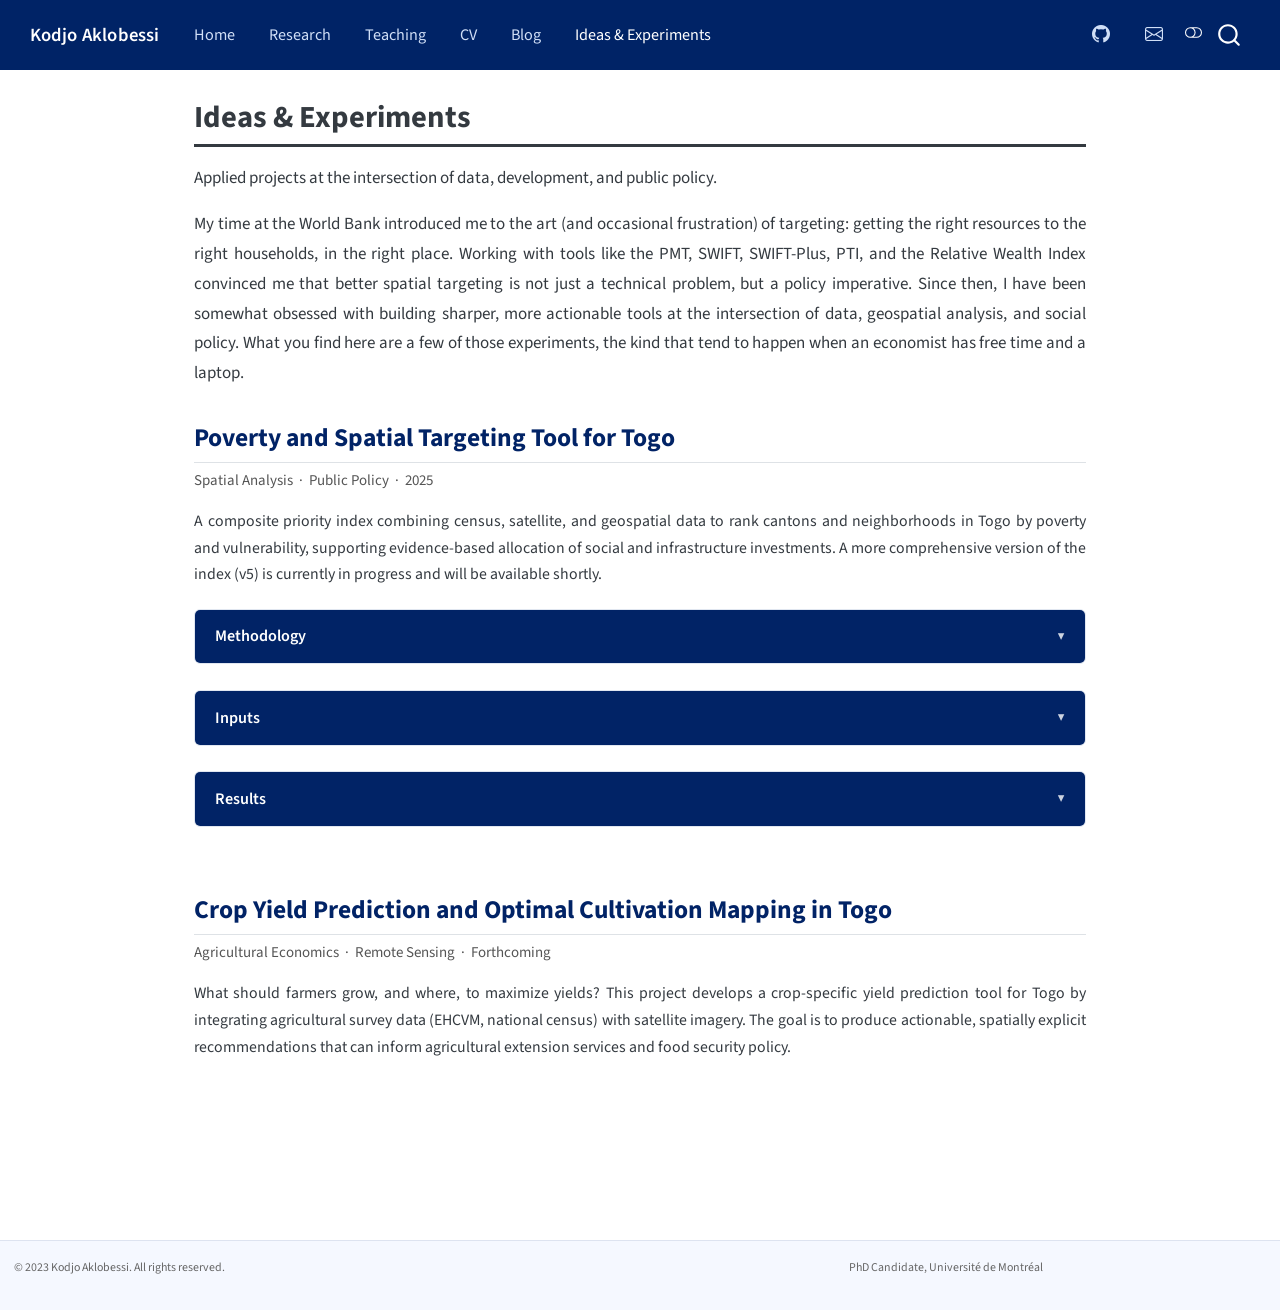
<file: docs/resources.html>
<!DOCTYPE html>
<html xmlns="http://www.w3.org/1999/xhtml" lang="en" xml:lang="en"><head>

<meta charset="utf-8">
<meta name="generator" content="quarto-1.8.27">

<meta name="viewport" content="width=device-width, initial-scale=1.0, user-scalable=yes">

<meta name="description" content="Applied projects by Kodjo Aklobessi on poverty mapping, spatial targeting and social protection, combining census, survey, satellite and geospatial data.">

<title>Ideas &amp; Experiments – Kodjo Aklobessi</title>
<style>
code{white-space: pre-wrap;}
span.smallcaps{font-variant: small-caps;}
div.columns{display: flex; gap: min(4vw, 1.5em);}
div.column{flex: auto; overflow-x: auto;}
div.hanging-indent{margin-left: 1.5em; text-indent: -1.5em;}
ul.task-list{list-style: none;}
ul.task-list li input[type="checkbox"] {
  width: 0.8em;
  margin: 0 0.8em 0.2em -1em; /* quarto-specific, see https://github.com/quarto-dev/quarto-cli/issues/4556 */ 
  vertical-align: middle;
}
</style>


<script src="site_libs/quarto-nav/quarto-nav.js"></script>
<script src="site_libs/clipboard/clipboard.min.js"></script>
<script src="site_libs/quarto-search/autocomplete.umd.js"></script>
<script src="site_libs/quarto-search/fuse.min.js"></script>
<script src="site_libs/quarto-search/quarto-search.js"></script>
<meta name="quarto:offset" content="./">
<script src="site_libs/quarto-html/quarto.js" type="module"></script>
<script src="site_libs/quarto-html/tabsets/tabsets.js" type="module"></script>
<script src="site_libs/quarto-html/axe/axe-check.js" type="module"></script>
<script src="site_libs/quarto-html/popper.min.js"></script>
<script src="site_libs/quarto-html/tippy.umd.min.js"></script>
<script src="site_libs/quarto-html/anchor.min.js"></script>
<link href="site_libs/quarto-html/tippy.css" rel="stylesheet">
<link href="site_libs/quarto-html/quarto-syntax-highlighting-ed96de9b727972fe78a7b5d16c58bf87.css" rel="stylesheet" class="quarto-color-scheme" id="quarto-text-highlighting-styles">
<link href="site_libs/quarto-html/quarto-syntax-highlighting-dark-4d9afe2b8d18ee9fa5d0d57b5ed4214d.css" rel="stylesheet" class="quarto-color-scheme quarto-color-alternate" id="quarto-text-highlighting-styles">
<link href="site_libs/quarto-html/quarto-syntax-highlighting-ed96de9b727972fe78a7b5d16c58bf87.css" rel="stylesheet" class="quarto-color-scheme-extra" id="quarto-text-highlighting-styles">
<script src="site_libs/bootstrap/bootstrap.min.js"></script>
<link href="site_libs/bootstrap/bootstrap-icons.css" rel="stylesheet">
<link href="site_libs/bootstrap/bootstrap-e0ddd595fdd1914f040e010ed7ba0473.min.css" rel="stylesheet" append-hash="true" class="quarto-color-scheme" id="quarto-bootstrap" data-mode="light">
<link href="site_libs/bootstrap/bootstrap-dark-b1ad69ec50742e4ede5ba6f549bce186.min.css" rel="stylesheet" append-hash="true" class="quarto-color-scheme quarto-color-alternate" id="quarto-bootstrap" data-mode="dark">
<link href="site_libs/bootstrap/bootstrap-e0ddd595fdd1914f040e010ed7ba0473.min.css" rel="stylesheet" append-hash="true" class="quarto-color-scheme-extra" id="quarto-bootstrap" data-mode="light">
<script id="quarto-search-options" type="application/json">{
  "location": "navbar",
  "copy-button": false,
  "collapse-after": 3,
  "panel-placement": "end",
  "type": "overlay",
  "limit": 50,
  "keyboard-shortcut": [
    "f",
    "/",
    "s"
  ],
  "show-item-context": false,
  "language": {
    "search-no-results-text": "No results",
    "search-matching-documents-text": "matching documents",
    "search-copy-link-title": "Copy link to search",
    "search-hide-matches-text": "Hide additional matches",
    "search-more-match-text": "more match in this document",
    "search-more-matches-text": "more matches in this document",
    "search-clear-button-title": "Clear",
    "search-text-placeholder": "",
    "search-detached-cancel-button-title": "Cancel",
    "search-submit-button-title": "Submit",
    "search-label": "Search"
  }
}</script>
<meta name="google-site-verification" content="SvmyFWn3Jif2EbxAUtl1iCyAvJrpDGBnFYFy-8HgIkw">


<link rel="stylesheet" href="styles.css">
<meta property="og:title" content="Ideas &amp; Experiments – Kodjo Aklobessi">
<meta property="og:description" content="Kodjo Aklobessi — PhD Candidate in Economics at Université de Montréal. Research in Family Macroeconomics, Labor Economics, and Applied Microeconometrics.">
<meta property="og:image" content="https://kaklobessi.github.io/images/togo_lumieres_nocturnes_2025.png">
<meta property="og:site_name" content="Kodjo Aklobessi">
<meta property="og:image:height" content="1759">
<meta property="og:image:width" content="1128">
</head>

<body class="nav-fixed quarto-light"><script id="quarto-html-before-body" type="application/javascript">
    const toggleBodyColorMode = (bsSheetEl) => {
      const mode = bsSheetEl.getAttribute("data-mode");
      const bodyEl = window.document.querySelector("body");
      if (mode === "dark") {
        bodyEl.classList.add("quarto-dark");
        bodyEl.classList.remove("quarto-light");
      } else {
        bodyEl.classList.add("quarto-light");
        bodyEl.classList.remove("quarto-dark");
      }
    }
    const toggleBodyColorPrimary = () => {
      const bsSheetEl = window.document.querySelector("link#quarto-bootstrap:not([rel=disabled-stylesheet])");
      if (bsSheetEl) {
        toggleBodyColorMode(bsSheetEl);
      }
    }
    const setColorSchemeToggle = (alternate) => {
      const toggles = window.document.querySelectorAll('.quarto-color-scheme-toggle');
      for (let i=0; i < toggles.length; i++) {
        const toggle = toggles[i];
        if (toggle) {
          if (alternate) {
            toggle.classList.add("alternate");
          } else {
            toggle.classList.remove("alternate");
          }
        }
      }
    };
    const toggleColorMode = (alternate) => {
      // Switch the stylesheets
      const primaryStylesheets = window.document.querySelectorAll('link.quarto-color-scheme:not(.quarto-color-alternate)');
      const alternateStylesheets = window.document.querySelectorAll('link.quarto-color-scheme.quarto-color-alternate');
      manageTransitions('#quarto-margin-sidebar .nav-link', false);
      if (alternate) {
        // note: dark is layered on light, we don't disable primary!
        enableStylesheet(alternateStylesheets);
        for (const sheetNode of alternateStylesheets) {
          if (sheetNode.id === "quarto-bootstrap") {
            toggleBodyColorMode(sheetNode);
          }
        }
      } else {
        disableStylesheet(alternateStylesheets);
        enableStylesheet(primaryStylesheets)
        toggleBodyColorPrimary();
      }
      manageTransitions('#quarto-margin-sidebar .nav-link', true);
      // Switch the toggles
      setColorSchemeToggle(alternate)
      // Hack to workaround the fact that safari doesn't
      // properly recolor the scrollbar when toggling (#1455)
      if (navigator.userAgent.indexOf('Safari') > 0 && navigator.userAgent.indexOf('Chrome') == -1) {
        manageTransitions("body", false);
        window.scrollTo(0, 1);
        setTimeout(() => {
          window.scrollTo(0, 0);
          manageTransitions("body", true);
        }, 40);
      }
    }
    const disableStylesheet = (stylesheets) => {
      for (let i=0; i < stylesheets.length; i++) {
        const stylesheet = stylesheets[i];
        stylesheet.rel = 'disabled-stylesheet';
      }
    }
    const enableStylesheet = (stylesheets) => {
      for (let i=0; i < stylesheets.length; i++) {
        const stylesheet = stylesheets[i];
        if(stylesheet.rel !== 'stylesheet') { // for Chrome, which will still FOUC without this check
          stylesheet.rel = 'stylesheet';
        }
      }
    }
    const manageTransitions = (selector, allowTransitions) => {
      const els = window.document.querySelectorAll(selector);
      for (let i=0; i < els.length; i++) {
        const el = els[i];
        if (allowTransitions) {
          el.classList.remove('notransition');
        } else {
          el.classList.add('notransition');
        }
      }
    }
    const isFileUrl = () => {
      return window.location.protocol === 'file:';
    }
    const hasAlternateSentinel = () => {
      let styleSentinel = getColorSchemeSentinel();
      if (styleSentinel !== null) {
        return styleSentinel === "alternate";
      } else {
        return false;
      }
    }
    const setStyleSentinel = (alternate) => {
      const value = alternate ? "alternate" : "default";
      if (!isFileUrl()) {
        window.localStorage.setItem("quarto-color-scheme", value);
      } else {
        localAlternateSentinel = value;
      }
    }
    const getColorSchemeSentinel = () => {
      if (!isFileUrl()) {
        const storageValue = window.localStorage.getItem("quarto-color-scheme");
        return storageValue != null ? storageValue : localAlternateSentinel;
      } else {
        return localAlternateSentinel;
      }
    }
    const toggleGiscusIfUsed = (isAlternate, darkModeDefault) => {
      const baseTheme = document.querySelector('#giscus-base-theme')?.value ?? 'light';
      const alternateTheme = document.querySelector('#giscus-alt-theme')?.value ?? 'dark';
      let newTheme = '';
      if(authorPrefersDark) {
        newTheme = isAlternate ? baseTheme : alternateTheme;
      } else {
        newTheme = isAlternate ? alternateTheme : baseTheme;
      }
      const changeGiscusTheme = () => {
        // From: https://github.com/giscus/giscus/issues/336
        const sendMessage = (message) => {
          const iframe = document.querySelector('iframe.giscus-frame');
          if (!iframe) return;
          iframe.contentWindow.postMessage({ giscus: message }, 'https://giscus.app');
        }
        sendMessage({
          setConfig: {
            theme: newTheme
          }
        });
      }
      const isGiscussLoaded = window.document.querySelector('iframe.giscus-frame') !== null;
      if (isGiscussLoaded) {
        changeGiscusTheme();
      }
    };
    const authorPrefersDark = false;
    const darkModeDefault = authorPrefersDark;
      document.querySelector('link#quarto-text-highlighting-styles.quarto-color-scheme-extra').rel = 'disabled-stylesheet';
      document.querySelector('link#quarto-bootstrap.quarto-color-scheme-extra').rel = 'disabled-stylesheet';
    let localAlternateSentinel = darkModeDefault ? 'alternate' : 'default';
    // Dark / light mode switch
    window.quartoToggleColorScheme = () => {
      // Read the current dark / light value
      let toAlternate = !hasAlternateSentinel();
      toggleColorMode(toAlternate);
      setStyleSentinel(toAlternate);
      toggleGiscusIfUsed(toAlternate, darkModeDefault);
      window.dispatchEvent(new Event('resize'));
    };
    // Switch to dark mode if need be
    if (hasAlternateSentinel()) {
      toggleColorMode(true);
    } else {
      toggleColorMode(false);
    }
  </script>

<div id="quarto-search-results"></div>
  <header id="quarto-header" class="headroom fixed-top">
    <nav class="navbar navbar-expand-lg " data-bs-theme="dark">
      <div class="navbar-container container-fluid">
      <div class="navbar-brand-container mx-auto">
    <a class="navbar-brand" href="./index.html">
    <span class="navbar-title">Kodjo Aklobessi</span>
    </a>
  </div>
            <div id="quarto-search" class="" title="Search"></div>
          <button class="navbar-toggler" type="button" data-bs-toggle="collapse" data-bs-target="#navbarCollapse" aria-controls="navbarCollapse" role="menu" aria-expanded="false" aria-label="Toggle navigation" onclick="if (window.quartoToggleHeadroom) { window.quartoToggleHeadroom(); }">
  <span class="navbar-toggler-icon"></span>
</button>
          <div class="collapse navbar-collapse" id="navbarCollapse">
            <ul class="navbar-nav navbar-nav-scroll me-auto">
  <li class="nav-item">
    <a class="nav-link" href="./index.html"> 
<span class="menu-text">Home</span></a>
  </li>  
  <li class="nav-item">
    <a class="nav-link" href="./research.html"> 
<span class="menu-text">Research</span></a>
  </li>  
  <li class="nav-item">
    <a class="nav-link" href="./teaching.html"> 
<span class="menu-text">Teaching</span></a>
  </li>  
  <li class="nav-item">
    <a class="nav-link" href="./cv.html"> 
<span class="menu-text">CV</span></a>
  </li>  
  <li class="nav-item">
    <a class="nav-link" href="./news.html"> 
<span class="menu-text">Blog</span></a>
  </li>  
  <li class="nav-item">
    <a class="nav-link active" href="./resources.html" aria-current="page"> 
<span class="menu-text">Ideas &amp; Experiments</span></a>
  </li>  
</ul>
            <ul class="navbar-nav navbar-nav-scroll ms-auto">
  <li class="nav-item compact">
    <a class="nav-link" href="https://github.com/kaklobessi"> <i class="bi bi-github" role="img" aria-label="GitHub">
</i> 
<span class="menu-text"></span></a>
  </li>  
  <li class="nav-item compact">
    <a class="nav-link" href="mailto:kodjo.aklobessi@umontreal.ca"> <i class="bi bi-envelope" role="img" aria-label="Email">
</i> 
<span class="menu-text"></span></a>
  </li>  
</ul>
          </div> <!-- /navcollapse -->
            <div class="quarto-navbar-tools">
  <a href="" class="quarto-color-scheme-toggle quarto-navigation-tool  px-1" onclick="window.quartoToggleColorScheme(); return false;" title="Toggle dark mode"><i class="bi"></i></a>
</div>
      </div> <!-- /container-fluid -->
    </nav>
</header>
<!-- content -->
<div id="quarto-content" class="quarto-container page-columns page-rows-contents page-layout-full page-navbar">
<!-- sidebar -->
<!-- margin-sidebar -->
    
<!-- main -->
<main class="content column-page" id="quarto-document-content">


<header id="title-block-header" class="quarto-title-block default">
<div class="quarto-title">
<h1 class="title">Ideas &amp; Experiments</h1>
</div>



<div class="quarto-title-meta column-page">

    
  
    
  </div>
  


</header>


<p>Applied projects at the intersection of data, development, and public policy.</p>
<p>My time at the World Bank introduced me to the art (and occasional frustration) of targeting: getting the right resources to the right households, in the right place. Working with tools like the PMT, SWIFT, SWIFT-Plus, PTI, and the Relative Wealth Index convinced me that better spatial targeting is not just a technical problem, but a policy imperative. Since then, I have been somewhat obsessed with building sharper, more actionable tools at the intersection of data, geospatial analysis, and social policy. What you find here are a few of those experiments, the kind that tend to happen when an economist has free time and a laptop.</p>
<div style="margin-top:2rem;">

  <!-- ── PROJECT 1 ─────────────────────────────────────────── -->
  <div style="margin-bottom:3rem;">

    <h2 style="font-size:1.5rem; font-weight:700; color:#002366; margin-bottom:0.3rem;" class="anchored">
      Poverty and Spatial Targeting Tool for Togo
    </h2>
    <p style="color:#555; font-size:0.88rem; margin-bottom:0.8rem;">
      Spatial Analysis &nbsp;·&nbsp; Public Policy &nbsp;·&nbsp; 2025
    </p>
    <p style="font-size:0.93rem; margin-bottom:1.2rem; line-height:1.7;">
      A composite priority index combining census, satellite, and geospatial data to rank cantons and neighborhoods in Togo by poverty and vulnerability, supporting evidence-based allocation of social and infrastructure investments. A more comprehensive version of the index (v5) is currently in progress and will be available shortly.
    </p>

    <div style="display:flex; flex-direction:column; gap:0.5rem;">

      <!-- Methodology -->
      <details style="border-radius:6px; overflow:hidden; border:1px solid #e0e6f0;">
        <summary style="list-style:none; cursor:pointer; background:#002366; color:white; font-weight:600; font-size:0.95rem; padding:0.75rem 1.2rem; display:flex; justify-content:space-between; align-items:center; user-select:none;">
          Methodology <span style="font-size:0.8rem; opacity:0.8;">▼</span>
        </summary>
        <div style="padding:1.2rem 1.5rem; line-height:1.8; font-size:0.93rem;">
          <p>The PTI v4 is a composite territorial prioritization index designed to identify the cantons and neighborhoods facing the most severe and overlapping forms of vulnerability. The underlying premise is that a territory should be deemed more deserving of intervention when it simultaneously exhibits poor access to essential services, elevated exposure to environmental hazards, physical isolation, and weak signals of economic activity.</p>
          <p>The index aggregates five dimensions: <strong>travel time to the nearest school</strong>, <strong>travel time to the nearest health facility</strong>, <strong>flood exposure</strong>, <strong>road density</strong>, and <strong>nighttime light intensity</strong>. Travel times to schools and health centers serve as proxies for access to basic social services. Flood exposure captures an environmental constraint that compounds household vulnerability. Road density proxies physical connectivity and territorial integration. Nighttime light intensity is used as an indirect indicator of local economic activity and development levels.</p>
          <p>Prior to aggregation, each indicator is standardized to ensure comparability across dimensions with heterogeneous units and scales. The index is then constructed through a simple additive specification. Indicators associated with more favorable territorial conditions (road density and nighttime lights) enter with a negative sign, so that higher index values consistently correspond to greater relative deprivation. Conversely, indicators reflecting disadvantage (travel times and flood exposure) contribute positively to the index.</p>
          <p style="margin-bottom:0;">The PTI v4 can therefore be interpreted as a synthetic measure of relative territorial disadvantage: the higher the score, the higher the priority assigned to the unit. Once computed, the index is discretized into priority groups (typically quintiles) to facilitate cartographic visualization and cross-territorial comparison.</p>
        </div>
      </details>

      <!-- Inputs -->
      <details style="border-radius:6px; overflow:hidden; border:1px solid #e0e6f0;">
        <summary style="list-style:none; cursor:pointer; background:#002366; color:white; font-weight:600; font-size:0.95rem; padding:0.75rem 1.2rem; display:flex; justify-content:space-between; align-items:center; user-select:none;">
          Inputs <span style="font-size:0.8rem; opacity:0.8;">▼</span>
        </summary>
        <div style="padding:1.1rem 1.4rem;">
          
<table class="caption-top table">
<thead>
<tr class="header" style="border-bottom:2px solid #002366;">
<th data-quarto-table-cell-role="th" style="text-align: left; padding: 0.4rem 0.6rem; color: #002366;">Indicator</th>
<th data-quarto-table-cell-role="th" style="text-align: left; padding: 0.4rem 0.6rem; color: #002366;">Source</th>
</tr>
</thead>
<tbody>
<tr class="odd" style="border-bottom:1px solid #e0e6f0;">
<td style="padding: 0.4rem 0.6rem">Population &amp; poverty</td>
<td style="padding: 0.4rem 0.6rem; color: #555">RGPH 2022, EHCVM <span style="color:#002366; font-size:0.8rem;">†</span></td>
</tr>
<tr class="even" style="border-bottom:1px solid #e0e6f0;">
<td style="padding: 0.4rem 0.6rem">Canton boundaries</td>
<td style="padding: 0.4rem 0.6rem; color: #555">Shapefile canton <span style="color:#002366; font-size:0.8rem;">†</span></td>
</tr>
<tr class="odd" style="border-bottom:1px solid #e0e6f0;">
<td style="padding: 0.4rem 0.6rem">Nighttime lights</td>
<td style="padding: 0.4rem 0.6rem; color: #555">NASA VIIRS</td>
</tr>
<tr class="even" style="border-bottom:1px solid #e0e6f0;">
<td style="padding: 0.4rem 0.6rem">Relative wealth</td>
<td style="padding: 0.4rem 0.6rem; color: #555">Meta RWI</td>
</tr>
<tr class="odd" style="border-bottom:1px solid #e0e6f0;">
<td style="padding: 0.4rem 0.6rem">Service accessibility</td>
<td style="padding: 0.4rem 0.6rem; color: #555">OpenStreetMap</td>
</tr>
<tr class="even" style="border-bottom:1px solid #e0e6f0;">
<td style="padding: 0.4rem 0.6rem">Road network</td>
<td style="padding: 0.4rem 0.6rem; color: #555">OpenStreetMap</td>
</tr>
<tr class="odd" style="border-bottom:1px solid #e0e6f0;">
<td style="padding: 0.4rem 0.6rem">Flood risk</td>
<td style="padding: 0.4rem 0.6rem; color: #555">GFD / FATHOM</td>
</tr>
<tr class="even">
<td style="padding: 0.4rem 0.6rem">Built-up density</td>
<td style="padding: 0.4rem 0.6rem; color: #555">GHSL</td>
</tr>
</tbody>
</table>

          <p style="margin-top:0.9rem; margin-bottom:0; font-size:0.82rem; color:#555;">
            <span style="color:#002366; font-weight:600;">†</span> Restricted-access data. Requests should be directed to <strong>INSEED-Togo</strong> (Institut National de la Statistique et des Études Économiques et Démographiques).
          </p>
        </div>
      </details>

      <!-- Results -->
      <details style="border-radius:6px; overflow:hidden; border:1px solid #e0e6f0;">
        <summary style="list-style:none; cursor:pointer; background:#002366; color:white; font-weight:600; font-size:0.95rem; padding:0.75rem 1.2rem; display:flex; justify-content:space-between; align-items:center; user-select:none;">
          Results <span style="font-size:0.8rem; opacity:0.8;">▼</span>
        </summary>
        <div style="padding:1.4rem; display:flex; flex-direction:column; gap:2.5rem;">

          <div>
            <p style="font-weight:600; color:#002366; margin-bottom:0.8rem; font-size:0.95rem;">Nighttime Light Intensity: Togo &amp; Greater Lomé (VIIRS 2025)</p>
            <div style="display:flex; gap:1rem; flex-wrap:wrap;">
              <div style="flex:1; min-width:200px;">
                <img src="images/togo_lumieres_nocturnes_2025.png" style="width:100%; border-radius:6px; border:1px solid #e0e6f0;">
                <p style="font-size:0.8rem; color:#555; margin-top:0.5rem; line-height:1.5;">Annual mean VIIRS/NPP radiance (log scale) at the national level. Light concentration is driven by Lomé and a handful of secondary cities; most northern cantons register near-zero luminosity, signaling acute infrastructure deficits. Canton boundaries: INSEED-Togo.</p>
              </div>
              <div style="flex:1; min-width:200px;">
                <img src="images/lome_lumieres_nocturnes_2025.png" style="width:100%; border-radius:6px; border:1px solid #e0e6f0;">
                <p style="font-size:0.8rem; color:#555; margin-top:0.5rem; line-height:1.5;">Intra-urban light distribution in Greater Lomé. Despite the city's overall dynamism, significant disparities emerge between the lit commercial core and underserved peripheral neighborhoods. Neighborhood boundaries: DAGL.</p>
              </div>
            </div>
          </div>

          <div>
            <p style="font-weight:600; color:#002366; margin-bottom:0.8rem; font-size:0.95rem;">Relative Wealth Index: Canton Level (Meta RWI)</p>
            <div style="max-width:340px;">
              <img src="images/rwi_mean_map.png" style="width:100%; border-radius:6px; border:1px solid #e0e6f0;">
              <p style="font-size:0.8rem; color:#555; margin-top:0.5rem; line-height:1.5;">Population-weighted mean Relative Wealth Index (Meta) per canton, calibrated against the RGPH 2022. Deep red tones indicate low relative asset wealth, concentrated in the Savanes and central Kara regions. Blue tones reflect comparatively wealthier cantons, predominantly in the south. Canton names: INSEED-Togo.</p>
            </div>
          </div>

          <div>
            <p style="font-weight:600; color:#002366; margin-bottom:0.8rem; font-size:0.95rem;">Priority Targeting Index (PTI v5): National &amp; Greater Lomé</p>
            <div style="display:flex; gap:1rem; flex-wrap:wrap;">
              <div style="flex:1; min-width:200px;">
                <img src="images/priority_v5_map.png" style="width:100%; border-radius:6px; border:1px solid #e0e6f0;">
                <p style="font-size:0.8rem; color:#555; margin-top:0.5rem; line-height:1.5;">National canton-level priority classification into five tiers (PTI v5). Priority 1 cantons (the most deprived) are concentrated in the Savanes and Kara regions, where low wealth, limited service access, and infrastructure gaps overlap. Canton names: INSEED-Togo.</p>
              </div>
              <div style="flex:1; min-width:200px;">
                <img src="images/dagl_priority_v5_map.png" style="width:100%; border-radius:6px; border:1px solid #e0e6f0;">
                <p style="font-size:0.8rem; color:#555; margin-top:0.5rem; line-height:1.5;">Neighborhood-level priority classification for Greater Lomé (PTI v5). The map reveals marked within-city heterogeneity: peri-urban and northern periphery neighborhoods concentrate the highest deprivation levels, while central and coastal areas rank among the least deprived. Neighborhood names: DAGL.</p>
              </div>
            </div>
          </div>

          <div>
            <p style="font-weight:600; color:#002366; margin-bottom:0.8rem; font-size:0.95rem;">Poverty–Wealth Quadrant Analysis: Cantons (excl. Lomé)</p>
            <img src="images/rwi_fgt0_quadrant_scatter_sans_lome.png" style="width:100%; border-radius:6px; border:1px solid #e0e6f0;">
            <p style="font-size:0.8rem; color:#555; margin-top:0.5rem; line-height:1.5;">Each canton is positioned along two dimensions: the poverty headcount ratio FGT(0) on the vertical axis and the mean Relative Wealth Index on the horizontal axis. The four quadrants define a targeting typology. Priority I cantons (high poverty, low wealth) represent the most acute cases of combined deprivation and are primary targets for social protection interventions. For canton-level identification on this chart, please <a href="mailto:kodjo.aklobessi@umontreal.ca">contact the author</a>.</p>
          </div>

        </div>
      </details>

    </div>
  </div>
  <!-- ── END PROJECT 1 ──────────────────────────────────────── -->

  <!-- ── PROJECT 2 ─────────────────────────────────────────── -->
  <div style="margin-bottom:3rem;">

    <h2 style="font-size:1.5rem; font-weight:700; color:#002366; margin-bottom:0.3rem;" class="anchored">
      Crop Yield Prediction and Optimal Cultivation Mapping in Togo
    </h2>
    <p style="color:#555; font-size:0.88rem; margin-bottom:0.8rem;">
      Agricultural Economics &nbsp;·&nbsp; Remote Sensing &nbsp;·&nbsp; Forthcoming
    </p>
    <p style="font-size:0.93rem; margin-bottom:1.2rem; line-height:1.7;">
      What should farmers grow, and where, to maximize yields? This project develops a crop-specific yield prediction tool for Togo by integrating agricultural survey data (EHCVM, national census) with satellite imagery. The goal is to produce actionable, spatially explicit recommendations that can inform agricultural extension services and food security policy.
    </p>

  </div>
  <!-- ── END PROJECT 2 ──────────────────────────────────────── -->

</div>



</main> <!-- /main -->
<script id="quarto-html-after-body" type="application/javascript">
  window.document.addEventListener("DOMContentLoaded", function (event) {
    // Ensure there is a toggle, if there isn't float one in the top right
    if (window.document.querySelector('.quarto-color-scheme-toggle') === null) {
      const a = window.document.createElement('a');
      a.classList.add('top-right');
      a.classList.add('quarto-color-scheme-toggle');
      a.href = "";
      a.onclick = function() { try { window.quartoToggleColorScheme(); } catch {} return false; };
      const i = window.document.createElement("i");
      i.classList.add('bi');
      a.appendChild(i);
      window.document.body.appendChild(a);
    }
    setColorSchemeToggle(hasAlternateSentinel())
    const icon = "";
    const anchorJS = new window.AnchorJS();
    anchorJS.options = {
      placement: 'right',
      icon: icon
    };
    anchorJS.add('.anchored');
    const isCodeAnnotation = (el) => {
      for (const clz of el.classList) {
        if (clz.startsWith('code-annotation-')) {                     
          return true;
        }
      }
      return false;
    }
    const onCopySuccess = function(e) {
      // button target
      const button = e.trigger;
      // don't keep focus
      button.blur();
      // flash "checked"
      button.classList.add('code-copy-button-checked');
      var currentTitle = button.getAttribute("title");
      button.setAttribute("title", "Copied!");
      let tooltip;
      if (window.bootstrap) {
        button.setAttribute("data-bs-toggle", "tooltip");
        button.setAttribute("data-bs-placement", "left");
        button.setAttribute("data-bs-title", "Copied!");
        tooltip = new bootstrap.Tooltip(button, 
          { trigger: "manual", 
            customClass: "code-copy-button-tooltip",
            offset: [0, -8]});
        tooltip.show();    
      }
      setTimeout(function() {
        if (tooltip) {
          tooltip.hide();
          button.removeAttribute("data-bs-title");
          button.removeAttribute("data-bs-toggle");
          button.removeAttribute("data-bs-placement");
        }
        button.setAttribute("title", currentTitle);
        button.classList.remove('code-copy-button-checked');
      }, 1000);
      // clear code selection
      e.clearSelection();
    }
    const getTextToCopy = function(trigger) {
      const outerScaffold = trigger.parentElement.cloneNode(true);
      const codeEl = outerScaffold.querySelector('code');
      for (const childEl of codeEl.children) {
        if (isCodeAnnotation(childEl)) {
          childEl.remove();
        }
      }
      return codeEl.innerText;
    }
    const clipboard = new window.ClipboardJS('.code-copy-button:not([data-in-quarto-modal])', {
      text: getTextToCopy
    });
    clipboard.on('success', onCopySuccess);
    if (window.document.getElementById('quarto-embedded-source-code-modal')) {
      const clipboardModal = new window.ClipboardJS('.code-copy-button[data-in-quarto-modal]', {
        text: getTextToCopy,
        container: window.document.getElementById('quarto-embedded-source-code-modal')
      });
      clipboardModal.on('success', onCopySuccess);
    }
      var localhostRegex = new RegExp(/^(?:http|https):\/\/localhost\:?[0-9]*\//);
      var mailtoRegex = new RegExp(/^mailto:/);
        var filterRegex = new RegExp("https:\/\/kaklobessi\.github\.io");
      var isInternal = (href) => {
          return filterRegex.test(href) || localhostRegex.test(href) || mailtoRegex.test(href);
      }
      // Inspect non-navigation links and adorn them if external
     var links = window.document.querySelectorAll('a[href]:not(.nav-link):not(.navbar-brand):not(.toc-action):not(.sidebar-link):not(.sidebar-item-toggle):not(.pagination-link):not(.no-external):not([aria-hidden]):not(.dropdown-item):not(.quarto-navigation-tool):not(.about-link)');
      for (var i=0; i<links.length; i++) {
        const link = links[i];
        if (!isInternal(link.href)) {
          // undo the damage that might have been done by quarto-nav.js in the case of
          // links that we want to consider external
          if (link.dataset.originalHref !== undefined) {
            link.href = link.dataset.originalHref;
          }
        }
      }
    function tippyHover(el, contentFn, onTriggerFn, onUntriggerFn) {
      const config = {
        allowHTML: true,
        maxWidth: 500,
        delay: 100,
        arrow: false,
        appendTo: function(el) {
            return el.parentElement;
        },
        interactive: true,
        interactiveBorder: 10,
        theme: 'quarto',
        placement: 'bottom-start',
      };
      if (contentFn) {
        config.content = contentFn;
      }
      if (onTriggerFn) {
        config.onTrigger = onTriggerFn;
      }
      if (onUntriggerFn) {
        config.onUntrigger = onUntriggerFn;
      }
      window.tippy(el, config); 
    }
    const noterefs = window.document.querySelectorAll('a[role="doc-noteref"]');
    for (var i=0; i<noterefs.length; i++) {
      const ref = noterefs[i];
      tippyHover(ref, function() {
        // use id or data attribute instead here
        let href = ref.getAttribute('data-footnote-href') || ref.getAttribute('href');
        try { href = new URL(href).hash; } catch {}
        const id = href.replace(/^#\/?/, "");
        const note = window.document.getElementById(id);
        if (note) {
          return note.innerHTML;
        } else {
          return "";
        }
      });
    }
    const xrefs = window.document.querySelectorAll('a.quarto-xref');
    const processXRef = (id, note) => {
      // Strip column container classes
      const stripColumnClz = (el) => {
        el.classList.remove("page-full", "page-columns");
        if (el.children) {
          for (const child of el.children) {
            stripColumnClz(child);
          }
        }
      }
      stripColumnClz(note)
      if (id === null || id.startsWith('sec-')) {
        // Special case sections, only their first couple elements
        const container = document.createElement("div");
        if (note.children && note.children.length > 2) {
          container.appendChild(note.children[0].cloneNode(true));
          for (let i = 1; i < note.children.length; i++) {
            const child = note.children[i];
            if (child.tagName === "P" && child.innerText === "") {
              continue;
            } else {
              container.appendChild(child.cloneNode(true));
              break;
            }
          }
          if (window.Quarto?.typesetMath) {
            window.Quarto.typesetMath(container);
          }
          return container.innerHTML
        } else {
          if (window.Quarto?.typesetMath) {
            window.Quarto.typesetMath(note);
          }
          return note.innerHTML;
        }
      } else {
        // Remove any anchor links if they are present
        const anchorLink = note.querySelector('a.anchorjs-link');
        if (anchorLink) {
          anchorLink.remove();
        }
        if (window.Quarto?.typesetMath) {
          window.Quarto.typesetMath(note);
        }
        if (note.classList.contains("callout")) {
          return note.outerHTML;
        } else {
          return note.innerHTML;
        }
      }
    }
    for (var i=0; i<xrefs.length; i++) {
      const xref = xrefs[i];
      tippyHover(xref, undefined, function(instance) {
        instance.disable();
        let url = xref.getAttribute('href');
        let hash = undefined; 
        if (url.startsWith('#')) {
          hash = url;
        } else {
          try { hash = new URL(url).hash; } catch {}
        }
        if (hash) {
          const id = hash.replace(/^#\/?/, "");
          const note = window.document.getElementById(id);
          if (note !== null) {
            try {
              const html = processXRef(id, note.cloneNode(true));
              instance.setContent(html);
            } finally {
              instance.enable();
              instance.show();
            }
          } else {
            // See if we can fetch this
            fetch(url.split('#')[0])
            .then(res => res.text())
            .then(html => {
              const parser = new DOMParser();
              const htmlDoc = parser.parseFromString(html, "text/html");
              const note = htmlDoc.getElementById(id);
              if (note !== null) {
                const html = processXRef(id, note);
                instance.setContent(html);
              } 
            }).finally(() => {
              instance.enable();
              instance.show();
            });
          }
        } else {
          // See if we can fetch a full url (with no hash to target)
          // This is a special case and we should probably do some content thinning / targeting
          fetch(url)
          .then(res => res.text())
          .then(html => {
            const parser = new DOMParser();
            const htmlDoc = parser.parseFromString(html, "text/html");
            const note = htmlDoc.querySelector('main.content');
            if (note !== null) {
              // This should only happen for chapter cross references
              // (since there is no id in the URL)
              // remove the first header
              if (note.children.length > 0 && note.children[0].tagName === "HEADER") {
                note.children[0].remove();
              }
              const html = processXRef(null, note);
              instance.setContent(html);
            } 
          }).finally(() => {
            instance.enable();
            instance.show();
          });
        }
      }, function(instance) {
      });
    }
        let selectedAnnoteEl;
        const selectorForAnnotation = ( cell, annotation) => {
          let cellAttr = 'data-code-cell="' + cell + '"';
          let lineAttr = 'data-code-annotation="' +  annotation + '"';
          const selector = 'span[' + cellAttr + '][' + lineAttr + ']';
          return selector;
        }
        const selectCodeLines = (annoteEl) => {
          const doc = window.document;
          const targetCell = annoteEl.getAttribute("data-target-cell");
          const targetAnnotation = annoteEl.getAttribute("data-target-annotation");
          const annoteSpan = window.document.querySelector(selectorForAnnotation(targetCell, targetAnnotation));
          const lines = annoteSpan.getAttribute("data-code-lines").split(",");
          const lineIds = lines.map((line) => {
            return targetCell + "-" + line;
          })
          let top = null;
          let height = null;
          let parent = null;
          if (lineIds.length > 0) {
              //compute the position of the single el (top and bottom and make a div)
              const el = window.document.getElementById(lineIds[0]);
              top = el.offsetTop;
              height = el.offsetHeight;
              parent = el.parentElement.parentElement;
            if (lineIds.length > 1) {
              const lastEl = window.document.getElementById(lineIds[lineIds.length - 1]);
              const bottom = lastEl.offsetTop + lastEl.offsetHeight;
              height = bottom - top;
            }
            if (top !== null && height !== null && parent !== null) {
              // cook up a div (if necessary) and position it 
              let div = window.document.getElementById("code-annotation-line-highlight");
              if (div === null) {
                div = window.document.createElement("div");
                div.setAttribute("id", "code-annotation-line-highlight");
                div.style.position = 'absolute';
                parent.appendChild(div);
              }
              div.style.top = top - 2 + "px";
              div.style.height = height + 4 + "px";
              div.style.left = 0;
              let gutterDiv = window.document.getElementById("code-annotation-line-highlight-gutter");
              if (gutterDiv === null) {
                gutterDiv = window.document.createElement("div");
                gutterDiv.setAttribute("id", "code-annotation-line-highlight-gutter");
                gutterDiv.style.position = 'absolute';
                const codeCell = window.document.getElementById(targetCell);
                const gutter = codeCell.querySelector('.code-annotation-gutter');
                gutter.appendChild(gutterDiv);
              }
              gutterDiv.style.top = top - 2 + "px";
              gutterDiv.style.height = height + 4 + "px";
            }
            selectedAnnoteEl = annoteEl;
          }
        };
        const unselectCodeLines = () => {
          const elementsIds = ["code-annotation-line-highlight", "code-annotation-line-highlight-gutter"];
          elementsIds.forEach((elId) => {
            const div = window.document.getElementById(elId);
            if (div) {
              div.remove();
            }
          });
          selectedAnnoteEl = undefined;
        };
          // Handle positioning of the toggle
      window.addEventListener(
        "resize",
        throttle(() => {
          elRect = undefined;
          if (selectedAnnoteEl) {
            selectCodeLines(selectedAnnoteEl);
          }
        }, 10)
      );
      function throttle(fn, ms) {
      let throttle = false;
      let timer;
        return (...args) => {
          if(!throttle) { // first call gets through
              fn.apply(this, args);
              throttle = true;
          } else { // all the others get throttled
              if(timer) clearTimeout(timer); // cancel #2
              timer = setTimeout(() => {
                fn.apply(this, args);
                timer = throttle = false;
              }, ms);
          }
        };
      }
        // Attach click handler to the DT
        const annoteDls = window.document.querySelectorAll('dt[data-target-cell]');
        for (const annoteDlNode of annoteDls) {
          annoteDlNode.addEventListener('click', (event) => {
            const clickedEl = event.target;
            if (clickedEl !== selectedAnnoteEl) {
              unselectCodeLines();
              const activeEl = window.document.querySelector('dt[data-target-cell].code-annotation-active');
              if (activeEl) {
                activeEl.classList.remove('code-annotation-active');
              }
              selectCodeLines(clickedEl);
              clickedEl.classList.add('code-annotation-active');
            } else {
              // Unselect the line
              unselectCodeLines();
              clickedEl.classList.remove('code-annotation-active');
            }
          });
        }
    const findCites = (el) => {
      const parentEl = el.parentElement;
      if (parentEl) {
        const cites = parentEl.dataset.cites;
        if (cites) {
          return {
            el,
            cites: cites.split(' ')
          };
        } else {
          return findCites(el.parentElement)
        }
      } else {
        return undefined;
      }
    };
    var bibliorefs = window.document.querySelectorAll('a[role="doc-biblioref"]');
    for (var i=0; i<bibliorefs.length; i++) {
      const ref = bibliorefs[i];
      const citeInfo = findCites(ref);
      if (citeInfo) {
        tippyHover(citeInfo.el, function() {
          var popup = window.document.createElement('div');
          citeInfo.cites.forEach(function(cite) {
            var citeDiv = window.document.createElement('div');
            citeDiv.classList.add('hanging-indent');
            citeDiv.classList.add('csl-entry');
            var biblioDiv = window.document.getElementById('ref-' + cite);
            if (biblioDiv) {
              citeDiv.innerHTML = biblioDiv.innerHTML;
            }
            popup.appendChild(citeDiv);
          });
          return popup.innerHTML;
        });
      }
    }
  });
  </script>
</div> <!-- /content -->
<footer class="footer">
  <div class="nav-footer">
    <div class="nav-footer-left">
<p>© 2023 Kodjo Aklobessi. All rights reserved.</p>
</div>   
    <div class="nav-footer-center">
      &nbsp;
    </div>
    <div class="nav-footer-right">
<p>PhD Candidate, Université de Montréal</p>
</div>
  </div>
</footer>




</body></html>
</file>
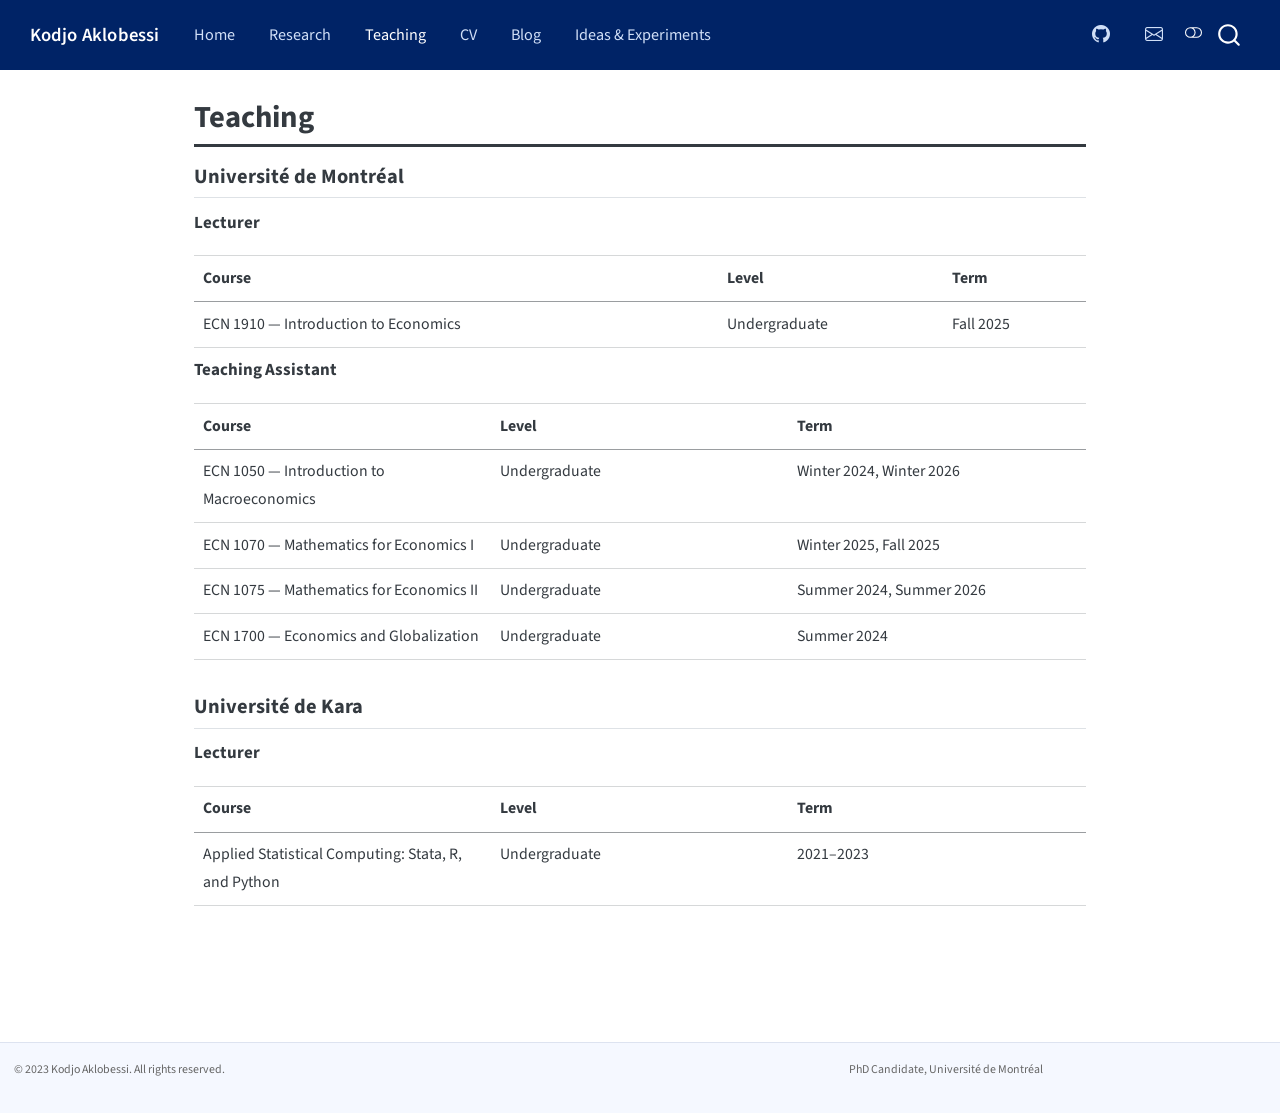
<file: docs/teaching.html>
<!DOCTYPE html>
<html xmlns="http://www.w3.org/1999/xhtml" lang="en" xml:lang="en"><head>

<meta charset="utf-8">
<meta name="generator" content="quarto-1.8.27">

<meta name="viewport" content="width=device-width, initial-scale=1.0, user-scalable=yes">

<meta name="description" content="Teaching by Kodjo Aklobessi: economics and mathematics for economics at Université de Montréal, and applied statistical computing (Stata, R, Python) at Université de Kara.">

<title>Teaching – Kodjo Aklobessi</title>
<style>
code{white-space: pre-wrap;}
span.smallcaps{font-variant: small-caps;}
div.columns{display: flex; gap: min(4vw, 1.5em);}
div.column{flex: auto; overflow-x: auto;}
div.hanging-indent{margin-left: 1.5em; text-indent: -1.5em;}
ul.task-list{list-style: none;}
ul.task-list li input[type="checkbox"] {
  width: 0.8em;
  margin: 0 0.8em 0.2em -1em; /* quarto-specific, see https://github.com/quarto-dev/quarto-cli/issues/4556 */ 
  vertical-align: middle;
}
</style>


<script src="site_libs/quarto-nav/quarto-nav.js"></script>
<script src="site_libs/clipboard/clipboard.min.js"></script>
<script src="site_libs/quarto-search/autocomplete.umd.js"></script>
<script src="site_libs/quarto-search/fuse.min.js"></script>
<script src="site_libs/quarto-search/quarto-search.js"></script>
<meta name="quarto:offset" content="./">
<script src="site_libs/quarto-html/quarto.js" type="module"></script>
<script src="site_libs/quarto-html/tabsets/tabsets.js" type="module"></script>
<script src="site_libs/quarto-html/axe/axe-check.js" type="module"></script>
<script src="site_libs/quarto-html/popper.min.js"></script>
<script src="site_libs/quarto-html/tippy.umd.min.js"></script>
<script src="site_libs/quarto-html/anchor.min.js"></script>
<link href="site_libs/quarto-html/tippy.css" rel="stylesheet">
<link href="site_libs/quarto-html/quarto-syntax-highlighting-ed96de9b727972fe78a7b5d16c58bf87.css" rel="stylesheet" class="quarto-color-scheme" id="quarto-text-highlighting-styles">
<link href="site_libs/quarto-html/quarto-syntax-highlighting-dark-4d9afe2b8d18ee9fa5d0d57b5ed4214d.css" rel="stylesheet" class="quarto-color-scheme quarto-color-alternate" id="quarto-text-highlighting-styles">
<link href="site_libs/quarto-html/quarto-syntax-highlighting-ed96de9b727972fe78a7b5d16c58bf87.css" rel="stylesheet" class="quarto-color-scheme-extra" id="quarto-text-highlighting-styles">
<script src="site_libs/bootstrap/bootstrap.min.js"></script>
<link href="site_libs/bootstrap/bootstrap-icons.css" rel="stylesheet">
<link href="site_libs/bootstrap/bootstrap-e0ddd595fdd1914f040e010ed7ba0473.min.css" rel="stylesheet" append-hash="true" class="quarto-color-scheme" id="quarto-bootstrap" data-mode="light">
<link href="site_libs/bootstrap/bootstrap-dark-b1ad69ec50742e4ede5ba6f549bce186.min.css" rel="stylesheet" append-hash="true" class="quarto-color-scheme quarto-color-alternate" id="quarto-bootstrap" data-mode="dark">
<link href="site_libs/bootstrap/bootstrap-e0ddd595fdd1914f040e010ed7ba0473.min.css" rel="stylesheet" append-hash="true" class="quarto-color-scheme-extra" id="quarto-bootstrap" data-mode="light">
<script id="quarto-search-options" type="application/json">{
  "location": "navbar",
  "copy-button": false,
  "collapse-after": 3,
  "panel-placement": "end",
  "type": "overlay",
  "limit": 50,
  "keyboard-shortcut": [
    "f",
    "/",
    "s"
  ],
  "show-item-context": false,
  "language": {
    "search-no-results-text": "No results",
    "search-matching-documents-text": "matching documents",
    "search-copy-link-title": "Copy link to search",
    "search-hide-matches-text": "Hide additional matches",
    "search-more-match-text": "more match in this document",
    "search-more-matches-text": "more matches in this document",
    "search-clear-button-title": "Clear",
    "search-text-placeholder": "",
    "search-detached-cancel-button-title": "Cancel",
    "search-submit-button-title": "Submit",
    "search-label": "Search"
  }
}</script>
<meta name="google-site-verification" content="SvmyFWn3Jif2EbxAUtl1iCyAvJrpDGBnFYFy-8HgIkw">


<link rel="stylesheet" href="styles.css">
<meta property="og:title" content="Teaching – Kodjo Aklobessi">
<meta property="og:description" content="Kodjo Aklobessi — PhD Candidate in Economics at Université de Montréal. Research in Family Macroeconomics, Labor Economics, and Applied Microeconometrics.">
<meta property="og:site_name" content="Kodjo Aklobessi">
</head>

<body class="nav-fixed quarto-light"><script id="quarto-html-before-body" type="application/javascript">
    const toggleBodyColorMode = (bsSheetEl) => {
      const mode = bsSheetEl.getAttribute("data-mode");
      const bodyEl = window.document.querySelector("body");
      if (mode === "dark") {
        bodyEl.classList.add("quarto-dark");
        bodyEl.classList.remove("quarto-light");
      } else {
        bodyEl.classList.add("quarto-light");
        bodyEl.classList.remove("quarto-dark");
      }
    }
    const toggleBodyColorPrimary = () => {
      const bsSheetEl = window.document.querySelector("link#quarto-bootstrap:not([rel=disabled-stylesheet])");
      if (bsSheetEl) {
        toggleBodyColorMode(bsSheetEl);
      }
    }
    const setColorSchemeToggle = (alternate) => {
      const toggles = window.document.querySelectorAll('.quarto-color-scheme-toggle');
      for (let i=0; i < toggles.length; i++) {
        const toggle = toggles[i];
        if (toggle) {
          if (alternate) {
            toggle.classList.add("alternate");
          } else {
            toggle.classList.remove("alternate");
          }
        }
      }
    };
    const toggleColorMode = (alternate) => {
      // Switch the stylesheets
      const primaryStylesheets = window.document.querySelectorAll('link.quarto-color-scheme:not(.quarto-color-alternate)');
      const alternateStylesheets = window.document.querySelectorAll('link.quarto-color-scheme.quarto-color-alternate');
      manageTransitions('#quarto-margin-sidebar .nav-link', false);
      if (alternate) {
        // note: dark is layered on light, we don't disable primary!
        enableStylesheet(alternateStylesheets);
        for (const sheetNode of alternateStylesheets) {
          if (sheetNode.id === "quarto-bootstrap") {
            toggleBodyColorMode(sheetNode);
          }
        }
      } else {
        disableStylesheet(alternateStylesheets);
        enableStylesheet(primaryStylesheets)
        toggleBodyColorPrimary();
      }
      manageTransitions('#quarto-margin-sidebar .nav-link', true);
      // Switch the toggles
      setColorSchemeToggle(alternate)
      // Hack to workaround the fact that safari doesn't
      // properly recolor the scrollbar when toggling (#1455)
      if (navigator.userAgent.indexOf('Safari') > 0 && navigator.userAgent.indexOf('Chrome') == -1) {
        manageTransitions("body", false);
        window.scrollTo(0, 1);
        setTimeout(() => {
          window.scrollTo(0, 0);
          manageTransitions("body", true);
        }, 40);
      }
    }
    const disableStylesheet = (stylesheets) => {
      for (let i=0; i < stylesheets.length; i++) {
        const stylesheet = stylesheets[i];
        stylesheet.rel = 'disabled-stylesheet';
      }
    }
    const enableStylesheet = (stylesheets) => {
      for (let i=0; i < stylesheets.length; i++) {
        const stylesheet = stylesheets[i];
        if(stylesheet.rel !== 'stylesheet') { // for Chrome, which will still FOUC without this check
          stylesheet.rel = 'stylesheet';
        }
      }
    }
    const manageTransitions = (selector, allowTransitions) => {
      const els = window.document.querySelectorAll(selector);
      for (let i=0; i < els.length; i++) {
        const el = els[i];
        if (allowTransitions) {
          el.classList.remove('notransition');
        } else {
          el.classList.add('notransition');
        }
      }
    }
    const isFileUrl = () => {
      return window.location.protocol === 'file:';
    }
    const hasAlternateSentinel = () => {
      let styleSentinel = getColorSchemeSentinel();
      if (styleSentinel !== null) {
        return styleSentinel === "alternate";
      } else {
        return false;
      }
    }
    const setStyleSentinel = (alternate) => {
      const value = alternate ? "alternate" : "default";
      if (!isFileUrl()) {
        window.localStorage.setItem("quarto-color-scheme", value);
      } else {
        localAlternateSentinel = value;
      }
    }
    const getColorSchemeSentinel = () => {
      if (!isFileUrl()) {
        const storageValue = window.localStorage.getItem("quarto-color-scheme");
        return storageValue != null ? storageValue : localAlternateSentinel;
      } else {
        return localAlternateSentinel;
      }
    }
    const toggleGiscusIfUsed = (isAlternate, darkModeDefault) => {
      const baseTheme = document.querySelector('#giscus-base-theme')?.value ?? 'light';
      const alternateTheme = document.querySelector('#giscus-alt-theme')?.value ?? 'dark';
      let newTheme = '';
      if(authorPrefersDark) {
        newTheme = isAlternate ? baseTheme : alternateTheme;
      } else {
        newTheme = isAlternate ? alternateTheme : baseTheme;
      }
      const changeGiscusTheme = () => {
        // From: https://github.com/giscus/giscus/issues/336
        const sendMessage = (message) => {
          const iframe = document.querySelector('iframe.giscus-frame');
          if (!iframe) return;
          iframe.contentWindow.postMessage({ giscus: message }, 'https://giscus.app');
        }
        sendMessage({
          setConfig: {
            theme: newTheme
          }
        });
      }
      const isGiscussLoaded = window.document.querySelector('iframe.giscus-frame') !== null;
      if (isGiscussLoaded) {
        changeGiscusTheme();
      }
    };
    const authorPrefersDark = false;
    const darkModeDefault = authorPrefersDark;
      document.querySelector('link#quarto-text-highlighting-styles.quarto-color-scheme-extra').rel = 'disabled-stylesheet';
      document.querySelector('link#quarto-bootstrap.quarto-color-scheme-extra').rel = 'disabled-stylesheet';
    let localAlternateSentinel = darkModeDefault ? 'alternate' : 'default';
    // Dark / light mode switch
    window.quartoToggleColorScheme = () => {
      // Read the current dark / light value
      let toAlternate = !hasAlternateSentinel();
      toggleColorMode(toAlternate);
      setStyleSentinel(toAlternate);
      toggleGiscusIfUsed(toAlternate, darkModeDefault);
      window.dispatchEvent(new Event('resize'));
    };
    // Switch to dark mode if need be
    if (hasAlternateSentinel()) {
      toggleColorMode(true);
    } else {
      toggleColorMode(false);
    }
  </script>

<div id="quarto-search-results"></div>
  <header id="quarto-header" class="headroom fixed-top">
    <nav class="navbar navbar-expand-lg " data-bs-theme="dark">
      <div class="navbar-container container-fluid">
      <div class="navbar-brand-container mx-auto">
    <a class="navbar-brand" href="./index.html">
    <span class="navbar-title">Kodjo Aklobessi</span>
    </a>
  </div>
            <div id="quarto-search" class="" title="Search"></div>
          <button class="navbar-toggler" type="button" data-bs-toggle="collapse" data-bs-target="#navbarCollapse" aria-controls="navbarCollapse" role="menu" aria-expanded="false" aria-label="Toggle navigation" onclick="if (window.quartoToggleHeadroom) { window.quartoToggleHeadroom(); }">
  <span class="navbar-toggler-icon"></span>
</button>
          <div class="collapse navbar-collapse" id="navbarCollapse">
            <ul class="navbar-nav navbar-nav-scroll me-auto">
  <li class="nav-item">
    <a class="nav-link" href="./index.html"> 
<span class="menu-text">Home</span></a>
  </li>  
  <li class="nav-item">
    <a class="nav-link" href="./research.html"> 
<span class="menu-text">Research</span></a>
  </li>  
  <li class="nav-item">
    <a class="nav-link active" href="./teaching.html" aria-current="page"> 
<span class="menu-text">Teaching</span></a>
  </li>  
  <li class="nav-item">
    <a class="nav-link" href="./cv.html"> 
<span class="menu-text">CV</span></a>
  </li>  
  <li class="nav-item">
    <a class="nav-link" href="./news.html"> 
<span class="menu-text">Blog</span></a>
  </li>  
  <li class="nav-item">
    <a class="nav-link" href="./resources.html"> 
<span class="menu-text">Ideas &amp; Experiments</span></a>
  </li>  
</ul>
            <ul class="navbar-nav navbar-nav-scroll ms-auto">
  <li class="nav-item compact">
    <a class="nav-link" href="https://github.com/kaklobessi"> <i class="bi bi-github" role="img" aria-label="GitHub">
</i> 
<span class="menu-text"></span></a>
  </li>  
  <li class="nav-item compact">
    <a class="nav-link" href="mailto:kodjo.aklobessi@umontreal.ca"> <i class="bi bi-envelope" role="img" aria-label="Email">
</i> 
<span class="menu-text"></span></a>
  </li>  
</ul>
          </div> <!-- /navcollapse -->
            <div class="quarto-navbar-tools">
  <a href="" class="quarto-color-scheme-toggle quarto-navigation-tool  px-1" onclick="window.quartoToggleColorScheme(); return false;" title="Toggle dark mode"><i class="bi"></i></a>
</div>
      </div> <!-- /container-fluid -->
    </nav>
</header>
<!-- content -->
<div id="quarto-content" class="quarto-container page-columns page-rows-contents page-layout-full page-navbar">
<!-- sidebar -->
<!-- margin-sidebar -->
    
<!-- main -->
<main class="content column-page" id="quarto-document-content">


<header id="title-block-header" class="quarto-title-block default">
<div class="quarto-title">
<h1 class="title">Teaching</h1>
</div>



<div class="quarto-title-meta column-page">

    
  
    
  </div>
  


</header>


<section id="université-de-montréal" class="level2">
<h2 class="anchored" data-anchor-id="université-de-montréal">Université de Montréal</h2>
<p><strong>Lecturer</strong></p>
<table class="caption-top table">
<thead>
<tr class="header">
<th>Course</th>
<th>Level</th>
<th>Term</th>
</tr>
</thead>
<tbody>
<tr class="odd">
<td>ECN 1910 — Introduction to Economics</td>
<td>Undergraduate</td>
<td>Fall 2025</td>
</tr>
</tbody>
</table>
<p><strong>Teaching Assistant</strong></p>
<table class="caption-top table">
<colgroup>
<col style="width: 33%">
<col style="width: 33%">
<col style="width: 33%">
</colgroup>
<thead>
<tr class="header">
<th>Course</th>
<th>Level</th>
<th>Term</th>
</tr>
</thead>
<tbody>
<tr class="odd">
<td>ECN 1050 — Introduction to Macroeconomics</td>
<td>Undergraduate</td>
<td>Winter 2024, Winter 2026</td>
</tr>
<tr class="even">
<td>ECN 1070 — Mathematics for Economics I</td>
<td>Undergraduate</td>
<td>Winter 2025, Fall 2025</td>
</tr>
<tr class="odd">
<td>ECN 1075 — Mathematics for Economics II</td>
<td>Undergraduate</td>
<td>Summer 2024, Summer 2026</td>
</tr>
<tr class="even">
<td>ECN 1700 — Economics and Globalization</td>
<td>Undergraduate</td>
<td>Summer 2024</td>
</tr>
</tbody>
</table>
</section>
<section id="université-de-kara" class="level2">
<h2 class="anchored" data-anchor-id="université-de-kara">Université de Kara</h2>
<p><strong>Lecturer</strong></p>
<table class="caption-top table">
<colgroup>
<col style="width: 33%">
<col style="width: 33%">
<col style="width: 33%">
</colgroup>
<thead>
<tr class="header">
<th>Course</th>
<th>Level</th>
<th>Term</th>
</tr>
</thead>
<tbody>
<tr class="odd">
<td>Applied Statistical Computing: Stata, R, and Python</td>
<td>Undergraduate</td>
<td>2021–2023</td>
</tr>
</tbody>
</table>


</section>

</main> <!-- /main -->
<script id="quarto-html-after-body" type="application/javascript">
  window.document.addEventListener("DOMContentLoaded", function (event) {
    // Ensure there is a toggle, if there isn't float one in the top right
    if (window.document.querySelector('.quarto-color-scheme-toggle') === null) {
      const a = window.document.createElement('a');
      a.classList.add('top-right');
      a.classList.add('quarto-color-scheme-toggle');
      a.href = "";
      a.onclick = function() { try { window.quartoToggleColorScheme(); } catch {} return false; };
      const i = window.document.createElement("i");
      i.classList.add('bi');
      a.appendChild(i);
      window.document.body.appendChild(a);
    }
    setColorSchemeToggle(hasAlternateSentinel())
    const icon = "";
    const anchorJS = new window.AnchorJS();
    anchorJS.options = {
      placement: 'right',
      icon: icon
    };
    anchorJS.add('.anchored');
    const isCodeAnnotation = (el) => {
      for (const clz of el.classList) {
        if (clz.startsWith('code-annotation-')) {                     
          return true;
        }
      }
      return false;
    }
    const onCopySuccess = function(e) {
      // button target
      const button = e.trigger;
      // don't keep focus
      button.blur();
      // flash "checked"
      button.classList.add('code-copy-button-checked');
      var currentTitle = button.getAttribute("title");
      button.setAttribute("title", "Copied!");
      let tooltip;
      if (window.bootstrap) {
        button.setAttribute("data-bs-toggle", "tooltip");
        button.setAttribute("data-bs-placement", "left");
        button.setAttribute("data-bs-title", "Copied!");
        tooltip = new bootstrap.Tooltip(button, 
          { trigger: "manual", 
            customClass: "code-copy-button-tooltip",
            offset: [0, -8]});
        tooltip.show();    
      }
      setTimeout(function() {
        if (tooltip) {
          tooltip.hide();
          button.removeAttribute("data-bs-title");
          button.removeAttribute("data-bs-toggle");
          button.removeAttribute("data-bs-placement");
        }
        button.setAttribute("title", currentTitle);
        button.classList.remove('code-copy-button-checked');
      }, 1000);
      // clear code selection
      e.clearSelection();
    }
    const getTextToCopy = function(trigger) {
      const outerScaffold = trigger.parentElement.cloneNode(true);
      const codeEl = outerScaffold.querySelector('code');
      for (const childEl of codeEl.children) {
        if (isCodeAnnotation(childEl)) {
          childEl.remove();
        }
      }
      return codeEl.innerText;
    }
    const clipboard = new window.ClipboardJS('.code-copy-button:not([data-in-quarto-modal])', {
      text: getTextToCopy
    });
    clipboard.on('success', onCopySuccess);
    if (window.document.getElementById('quarto-embedded-source-code-modal')) {
      const clipboardModal = new window.ClipboardJS('.code-copy-button[data-in-quarto-modal]', {
        text: getTextToCopy,
        container: window.document.getElementById('quarto-embedded-source-code-modal')
      });
      clipboardModal.on('success', onCopySuccess);
    }
      var localhostRegex = new RegExp(/^(?:http|https):\/\/localhost\:?[0-9]*\//);
      var mailtoRegex = new RegExp(/^mailto:/);
        var filterRegex = new RegExp("https:\/\/kaklobessi\.github\.io");
      var isInternal = (href) => {
          return filterRegex.test(href) || localhostRegex.test(href) || mailtoRegex.test(href);
      }
      // Inspect non-navigation links and adorn them if external
     var links = window.document.querySelectorAll('a[href]:not(.nav-link):not(.navbar-brand):not(.toc-action):not(.sidebar-link):not(.sidebar-item-toggle):not(.pagination-link):not(.no-external):not([aria-hidden]):not(.dropdown-item):not(.quarto-navigation-tool):not(.about-link)');
      for (var i=0; i<links.length; i++) {
        const link = links[i];
        if (!isInternal(link.href)) {
          // undo the damage that might have been done by quarto-nav.js in the case of
          // links that we want to consider external
          if (link.dataset.originalHref !== undefined) {
            link.href = link.dataset.originalHref;
          }
        }
      }
    function tippyHover(el, contentFn, onTriggerFn, onUntriggerFn) {
      const config = {
        allowHTML: true,
        maxWidth: 500,
        delay: 100,
        arrow: false,
        appendTo: function(el) {
            return el.parentElement;
        },
        interactive: true,
        interactiveBorder: 10,
        theme: 'quarto',
        placement: 'bottom-start',
      };
      if (contentFn) {
        config.content = contentFn;
      }
      if (onTriggerFn) {
        config.onTrigger = onTriggerFn;
      }
      if (onUntriggerFn) {
        config.onUntrigger = onUntriggerFn;
      }
      window.tippy(el, config); 
    }
    const noterefs = window.document.querySelectorAll('a[role="doc-noteref"]');
    for (var i=0; i<noterefs.length; i++) {
      const ref = noterefs[i];
      tippyHover(ref, function() {
        // use id or data attribute instead here
        let href = ref.getAttribute('data-footnote-href') || ref.getAttribute('href');
        try { href = new URL(href).hash; } catch {}
        const id = href.replace(/^#\/?/, "");
        const note = window.document.getElementById(id);
        if (note) {
          return note.innerHTML;
        } else {
          return "";
        }
      });
    }
    const xrefs = window.document.querySelectorAll('a.quarto-xref');
    const processXRef = (id, note) => {
      // Strip column container classes
      const stripColumnClz = (el) => {
        el.classList.remove("page-full", "page-columns");
        if (el.children) {
          for (const child of el.children) {
            stripColumnClz(child);
          }
        }
      }
      stripColumnClz(note)
      if (id === null || id.startsWith('sec-')) {
        // Special case sections, only their first couple elements
        const container = document.createElement("div");
        if (note.children && note.children.length > 2) {
          container.appendChild(note.children[0].cloneNode(true));
          for (let i = 1; i < note.children.length; i++) {
            const child = note.children[i];
            if (child.tagName === "P" && child.innerText === "") {
              continue;
            } else {
              container.appendChild(child.cloneNode(true));
              break;
            }
          }
          if (window.Quarto?.typesetMath) {
            window.Quarto.typesetMath(container);
          }
          return container.innerHTML
        } else {
          if (window.Quarto?.typesetMath) {
            window.Quarto.typesetMath(note);
          }
          return note.innerHTML;
        }
      } else {
        // Remove any anchor links if they are present
        const anchorLink = note.querySelector('a.anchorjs-link');
        if (anchorLink) {
          anchorLink.remove();
        }
        if (window.Quarto?.typesetMath) {
          window.Quarto.typesetMath(note);
        }
        if (note.classList.contains("callout")) {
          return note.outerHTML;
        } else {
          return note.innerHTML;
        }
      }
    }
    for (var i=0; i<xrefs.length; i++) {
      const xref = xrefs[i];
      tippyHover(xref, undefined, function(instance) {
        instance.disable();
        let url = xref.getAttribute('href');
        let hash = undefined; 
        if (url.startsWith('#')) {
          hash = url;
        } else {
          try { hash = new URL(url).hash; } catch {}
        }
        if (hash) {
          const id = hash.replace(/^#\/?/, "");
          const note = window.document.getElementById(id);
          if (note !== null) {
            try {
              const html = processXRef(id, note.cloneNode(true));
              instance.setContent(html);
            } finally {
              instance.enable();
              instance.show();
            }
          } else {
            // See if we can fetch this
            fetch(url.split('#')[0])
            .then(res => res.text())
            .then(html => {
              const parser = new DOMParser();
              const htmlDoc = parser.parseFromString(html, "text/html");
              const note = htmlDoc.getElementById(id);
              if (note !== null) {
                const html = processXRef(id, note);
                instance.setContent(html);
              } 
            }).finally(() => {
              instance.enable();
              instance.show();
            });
          }
        } else {
          // See if we can fetch a full url (with no hash to target)
          // This is a special case and we should probably do some content thinning / targeting
          fetch(url)
          .then(res => res.text())
          .then(html => {
            const parser = new DOMParser();
            const htmlDoc = parser.parseFromString(html, "text/html");
            const note = htmlDoc.querySelector('main.content');
            if (note !== null) {
              // This should only happen for chapter cross references
              // (since there is no id in the URL)
              // remove the first header
              if (note.children.length > 0 && note.children[0].tagName === "HEADER") {
                note.children[0].remove();
              }
              const html = processXRef(null, note);
              instance.setContent(html);
            } 
          }).finally(() => {
            instance.enable();
            instance.show();
          });
        }
      }, function(instance) {
      });
    }
        let selectedAnnoteEl;
        const selectorForAnnotation = ( cell, annotation) => {
          let cellAttr = 'data-code-cell="' + cell + '"';
          let lineAttr = 'data-code-annotation="' +  annotation + '"';
          const selector = 'span[' + cellAttr + '][' + lineAttr + ']';
          return selector;
        }
        const selectCodeLines = (annoteEl) => {
          const doc = window.document;
          const targetCell = annoteEl.getAttribute("data-target-cell");
          const targetAnnotation = annoteEl.getAttribute("data-target-annotation");
          const annoteSpan = window.document.querySelector(selectorForAnnotation(targetCell, targetAnnotation));
          const lines = annoteSpan.getAttribute("data-code-lines").split(",");
          const lineIds = lines.map((line) => {
            return targetCell + "-" + line;
          })
          let top = null;
          let height = null;
          let parent = null;
          if (lineIds.length > 0) {
              //compute the position of the single el (top and bottom and make a div)
              const el = window.document.getElementById(lineIds[0]);
              top = el.offsetTop;
              height = el.offsetHeight;
              parent = el.parentElement.parentElement;
            if (lineIds.length > 1) {
              const lastEl = window.document.getElementById(lineIds[lineIds.length - 1]);
              const bottom = lastEl.offsetTop + lastEl.offsetHeight;
              height = bottom - top;
            }
            if (top !== null && height !== null && parent !== null) {
              // cook up a div (if necessary) and position it 
              let div = window.document.getElementById("code-annotation-line-highlight");
              if (div === null) {
                div = window.document.createElement("div");
                div.setAttribute("id", "code-annotation-line-highlight");
                div.style.position = 'absolute';
                parent.appendChild(div);
              }
              div.style.top = top - 2 + "px";
              div.style.height = height + 4 + "px";
              div.style.left = 0;
              let gutterDiv = window.document.getElementById("code-annotation-line-highlight-gutter");
              if (gutterDiv === null) {
                gutterDiv = window.document.createElement("div");
                gutterDiv.setAttribute("id", "code-annotation-line-highlight-gutter");
                gutterDiv.style.position = 'absolute';
                const codeCell = window.document.getElementById(targetCell);
                const gutter = codeCell.querySelector('.code-annotation-gutter');
                gutter.appendChild(gutterDiv);
              }
              gutterDiv.style.top = top - 2 + "px";
              gutterDiv.style.height = height + 4 + "px";
            }
            selectedAnnoteEl = annoteEl;
          }
        };
        const unselectCodeLines = () => {
          const elementsIds = ["code-annotation-line-highlight", "code-annotation-line-highlight-gutter"];
          elementsIds.forEach((elId) => {
            const div = window.document.getElementById(elId);
            if (div) {
              div.remove();
            }
          });
          selectedAnnoteEl = undefined;
        };
          // Handle positioning of the toggle
      window.addEventListener(
        "resize",
        throttle(() => {
          elRect = undefined;
          if (selectedAnnoteEl) {
            selectCodeLines(selectedAnnoteEl);
          }
        }, 10)
      );
      function throttle(fn, ms) {
      let throttle = false;
      let timer;
        return (...args) => {
          if(!throttle) { // first call gets through
              fn.apply(this, args);
              throttle = true;
          } else { // all the others get throttled
              if(timer) clearTimeout(timer); // cancel #2
              timer = setTimeout(() => {
                fn.apply(this, args);
                timer = throttle = false;
              }, ms);
          }
        };
      }
        // Attach click handler to the DT
        const annoteDls = window.document.querySelectorAll('dt[data-target-cell]');
        for (const annoteDlNode of annoteDls) {
          annoteDlNode.addEventListener('click', (event) => {
            const clickedEl = event.target;
            if (clickedEl !== selectedAnnoteEl) {
              unselectCodeLines();
              const activeEl = window.document.querySelector('dt[data-target-cell].code-annotation-active');
              if (activeEl) {
                activeEl.classList.remove('code-annotation-active');
              }
              selectCodeLines(clickedEl);
              clickedEl.classList.add('code-annotation-active');
            } else {
              // Unselect the line
              unselectCodeLines();
              clickedEl.classList.remove('code-annotation-active');
            }
          });
        }
    const findCites = (el) => {
      const parentEl = el.parentElement;
      if (parentEl) {
        const cites = parentEl.dataset.cites;
        if (cites) {
          return {
            el,
            cites: cites.split(' ')
          };
        } else {
          return findCites(el.parentElement)
        }
      } else {
        return undefined;
      }
    };
    var bibliorefs = window.document.querySelectorAll('a[role="doc-biblioref"]');
    for (var i=0; i<bibliorefs.length; i++) {
      const ref = bibliorefs[i];
      const citeInfo = findCites(ref);
      if (citeInfo) {
        tippyHover(citeInfo.el, function() {
          var popup = window.document.createElement('div');
          citeInfo.cites.forEach(function(cite) {
            var citeDiv = window.document.createElement('div');
            citeDiv.classList.add('hanging-indent');
            citeDiv.classList.add('csl-entry');
            var biblioDiv = window.document.getElementById('ref-' + cite);
            if (biblioDiv) {
              citeDiv.innerHTML = biblioDiv.innerHTML;
            }
            popup.appendChild(citeDiv);
          });
          return popup.innerHTML;
        });
      }
    }
  });
  </script>
</div> <!-- /content -->
<footer class="footer">
  <div class="nav-footer">
    <div class="nav-footer-left">
<p>© 2023 Kodjo Aklobessi. All rights reserved.</p>
</div>   
    <div class="nav-footer-center">
      &nbsp;
    </div>
    <div class="nav-footer-right">
<p>PhD Candidate, Université de Montréal</p>
</div>
  </div>
</footer>




</body></html>
</file>
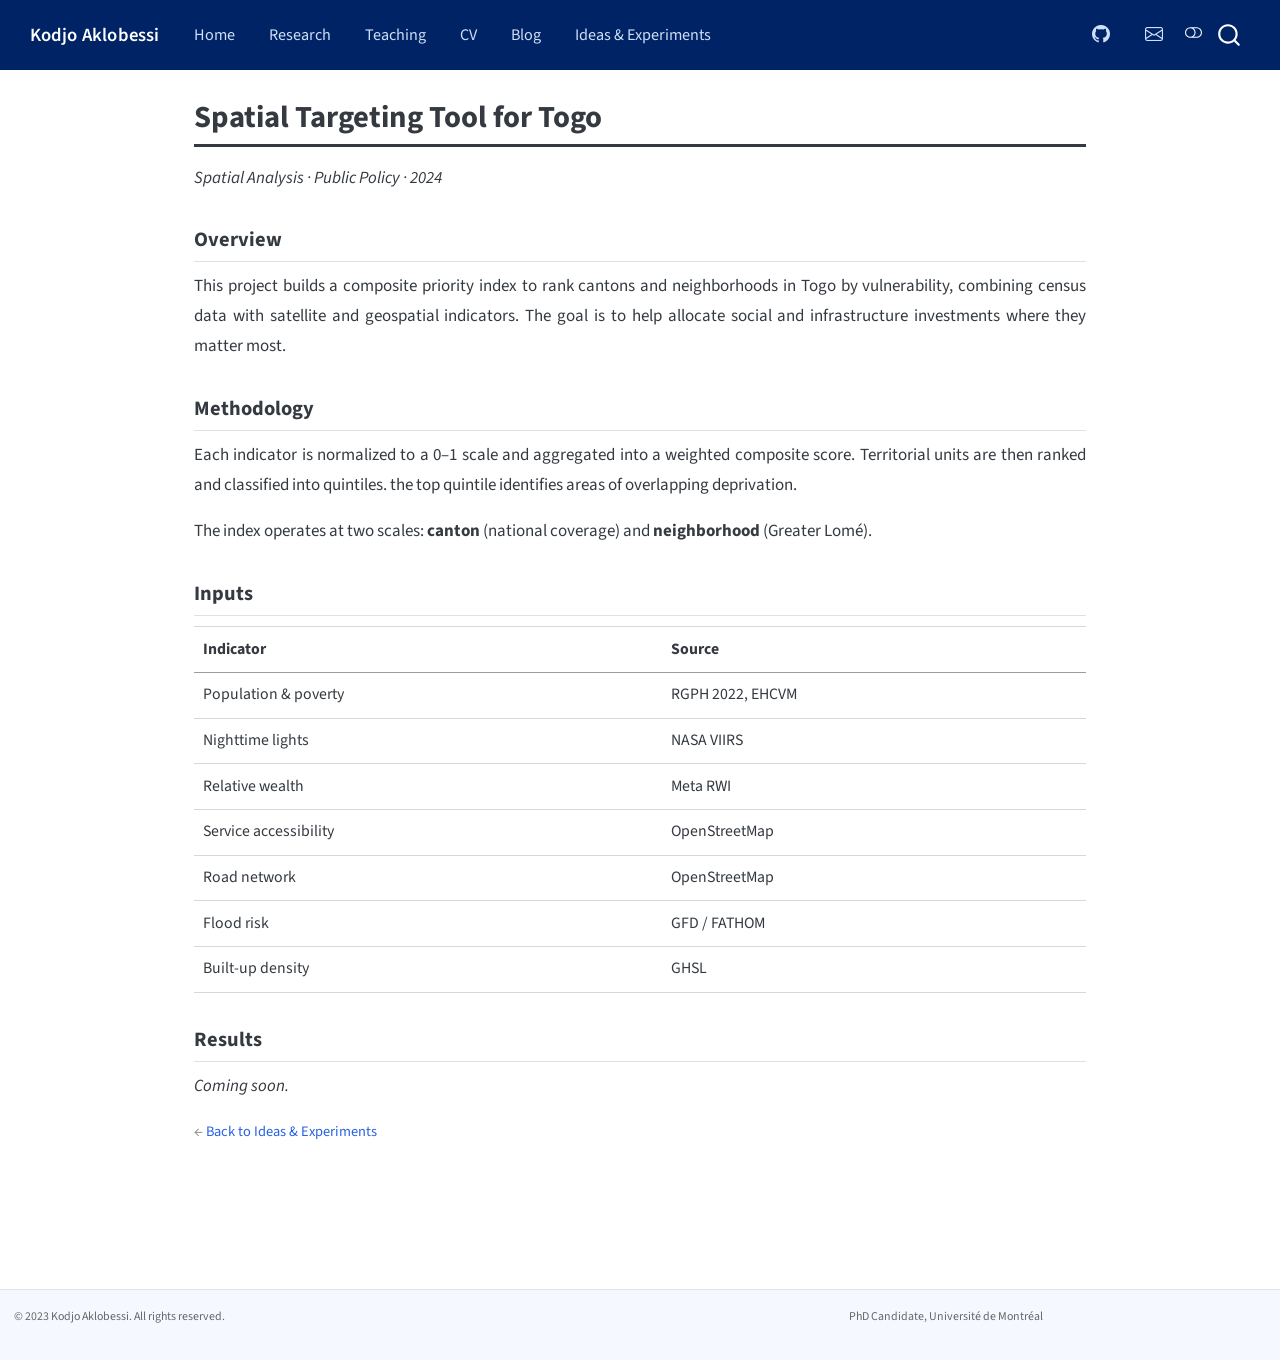
<file: docs/togo-targeting.html>
<!DOCTYPE html>
<html xmlns="http://www.w3.org/1999/xhtml" lang="en" xml:lang="en"><head>

<meta charset="utf-8">
<meta name="generator" content="quarto-1.8.27">

<meta name="viewport" content="width=device-width, initial-scale=1.0, user-scalable=yes">

<meta name="description" content="A composite priority index ranking cantons and neighborhoods in Togo by vulnerability, combining census, survey, nighttime lights, relative wealth and geospatial data.">

<title>Spatial Targeting Tool for Togo – Kodjo Aklobessi</title>
<style>
code{white-space: pre-wrap;}
span.smallcaps{font-variant: small-caps;}
div.columns{display: flex; gap: min(4vw, 1.5em);}
div.column{flex: auto; overflow-x: auto;}
div.hanging-indent{margin-left: 1.5em; text-indent: -1.5em;}
ul.task-list{list-style: none;}
ul.task-list li input[type="checkbox"] {
  width: 0.8em;
  margin: 0 0.8em 0.2em -1em; /* quarto-specific, see https://github.com/quarto-dev/quarto-cli/issues/4556 */ 
  vertical-align: middle;
}
</style>


<script src="site_libs/quarto-nav/quarto-nav.js"></script>
<script src="site_libs/clipboard/clipboard.min.js"></script>
<script src="site_libs/quarto-search/autocomplete.umd.js"></script>
<script src="site_libs/quarto-search/fuse.min.js"></script>
<script src="site_libs/quarto-search/quarto-search.js"></script>
<meta name="quarto:offset" content="./">
<script src="site_libs/quarto-html/quarto.js" type="module"></script>
<script src="site_libs/quarto-html/tabsets/tabsets.js" type="module"></script>
<script src="site_libs/quarto-html/axe/axe-check.js" type="module"></script>
<script src="site_libs/quarto-html/popper.min.js"></script>
<script src="site_libs/quarto-html/tippy.umd.min.js"></script>
<script src="site_libs/quarto-html/anchor.min.js"></script>
<link href="site_libs/quarto-html/tippy.css" rel="stylesheet">
<link href="site_libs/quarto-html/quarto-syntax-highlighting-ed96de9b727972fe78a7b5d16c58bf87.css" rel="stylesheet" class="quarto-color-scheme" id="quarto-text-highlighting-styles">
<link href="site_libs/quarto-html/quarto-syntax-highlighting-dark-4d9afe2b8d18ee9fa5d0d57b5ed4214d.css" rel="stylesheet" class="quarto-color-scheme quarto-color-alternate" id="quarto-text-highlighting-styles">
<link href="site_libs/quarto-html/quarto-syntax-highlighting-ed96de9b727972fe78a7b5d16c58bf87.css" rel="stylesheet" class="quarto-color-scheme-extra" id="quarto-text-highlighting-styles">
<script src="site_libs/bootstrap/bootstrap.min.js"></script>
<link href="site_libs/bootstrap/bootstrap-icons.css" rel="stylesheet">
<link href="site_libs/bootstrap/bootstrap-e0ddd595fdd1914f040e010ed7ba0473.min.css" rel="stylesheet" append-hash="true" class="quarto-color-scheme" id="quarto-bootstrap" data-mode="light">
<link href="site_libs/bootstrap/bootstrap-dark-b1ad69ec50742e4ede5ba6f549bce186.min.css" rel="stylesheet" append-hash="true" class="quarto-color-scheme quarto-color-alternate" id="quarto-bootstrap" data-mode="dark">
<link href="site_libs/bootstrap/bootstrap-e0ddd595fdd1914f040e010ed7ba0473.min.css" rel="stylesheet" append-hash="true" class="quarto-color-scheme-extra" id="quarto-bootstrap" data-mode="light">
<script id="quarto-search-options" type="application/json">{
  "location": "navbar",
  "copy-button": false,
  "collapse-after": 3,
  "panel-placement": "end",
  "type": "overlay",
  "limit": 50,
  "keyboard-shortcut": [
    "f",
    "/",
    "s"
  ],
  "show-item-context": false,
  "language": {
    "search-no-results-text": "No results",
    "search-matching-documents-text": "matching documents",
    "search-copy-link-title": "Copy link to search",
    "search-hide-matches-text": "Hide additional matches",
    "search-more-match-text": "more match in this document",
    "search-more-matches-text": "more matches in this document",
    "search-clear-button-title": "Clear",
    "search-text-placeholder": "",
    "search-detached-cancel-button-title": "Cancel",
    "search-submit-button-title": "Submit",
    "search-label": "Search"
  }
}</script>
<meta name="google-site-verification" content="SvmyFWn3Jif2EbxAUtl1iCyAvJrpDGBnFYFy-8HgIkw">


<link rel="stylesheet" href="styles.css">
<meta property="og:title" content="Spatial Targeting Tool for Togo – Kodjo Aklobessi">
<meta property="og:description" content="Kodjo Aklobessi — PhD Candidate in Economics at Université de Montréal. Research in Family Macroeconomics, Labor Economics, and Applied Microeconometrics.">
<meta property="og:site_name" content="Kodjo Aklobessi">
</head>

<body class="nav-fixed quarto-light"><script id="quarto-html-before-body" type="application/javascript">
    const toggleBodyColorMode = (bsSheetEl) => {
      const mode = bsSheetEl.getAttribute("data-mode");
      const bodyEl = window.document.querySelector("body");
      if (mode === "dark") {
        bodyEl.classList.add("quarto-dark");
        bodyEl.classList.remove("quarto-light");
      } else {
        bodyEl.classList.add("quarto-light");
        bodyEl.classList.remove("quarto-dark");
      }
    }
    const toggleBodyColorPrimary = () => {
      const bsSheetEl = window.document.querySelector("link#quarto-bootstrap:not([rel=disabled-stylesheet])");
      if (bsSheetEl) {
        toggleBodyColorMode(bsSheetEl);
      }
    }
    const setColorSchemeToggle = (alternate) => {
      const toggles = window.document.querySelectorAll('.quarto-color-scheme-toggle');
      for (let i=0; i < toggles.length; i++) {
        const toggle = toggles[i];
        if (toggle) {
          if (alternate) {
            toggle.classList.add("alternate");
          } else {
            toggle.classList.remove("alternate");
          }
        }
      }
    };
    const toggleColorMode = (alternate) => {
      // Switch the stylesheets
      const primaryStylesheets = window.document.querySelectorAll('link.quarto-color-scheme:not(.quarto-color-alternate)');
      const alternateStylesheets = window.document.querySelectorAll('link.quarto-color-scheme.quarto-color-alternate');
      manageTransitions('#quarto-margin-sidebar .nav-link', false);
      if (alternate) {
        // note: dark is layered on light, we don't disable primary!
        enableStylesheet(alternateStylesheets);
        for (const sheetNode of alternateStylesheets) {
          if (sheetNode.id === "quarto-bootstrap") {
            toggleBodyColorMode(sheetNode);
          }
        }
      } else {
        disableStylesheet(alternateStylesheets);
        enableStylesheet(primaryStylesheets)
        toggleBodyColorPrimary();
      }
      manageTransitions('#quarto-margin-sidebar .nav-link', true);
      // Switch the toggles
      setColorSchemeToggle(alternate)
      // Hack to workaround the fact that safari doesn't
      // properly recolor the scrollbar when toggling (#1455)
      if (navigator.userAgent.indexOf('Safari') > 0 && navigator.userAgent.indexOf('Chrome') == -1) {
        manageTransitions("body", false);
        window.scrollTo(0, 1);
        setTimeout(() => {
          window.scrollTo(0, 0);
          manageTransitions("body", true);
        }, 40);
      }
    }
    const disableStylesheet = (stylesheets) => {
      for (let i=0; i < stylesheets.length; i++) {
        const stylesheet = stylesheets[i];
        stylesheet.rel = 'disabled-stylesheet';
      }
    }
    const enableStylesheet = (stylesheets) => {
      for (let i=0; i < stylesheets.length; i++) {
        const stylesheet = stylesheets[i];
        if(stylesheet.rel !== 'stylesheet') { // for Chrome, which will still FOUC without this check
          stylesheet.rel = 'stylesheet';
        }
      }
    }
    const manageTransitions = (selector, allowTransitions) => {
      const els = window.document.querySelectorAll(selector);
      for (let i=0; i < els.length; i++) {
        const el = els[i];
        if (allowTransitions) {
          el.classList.remove('notransition');
        } else {
          el.classList.add('notransition');
        }
      }
    }
    const isFileUrl = () => {
      return window.location.protocol === 'file:';
    }
    const hasAlternateSentinel = () => {
      let styleSentinel = getColorSchemeSentinel();
      if (styleSentinel !== null) {
        return styleSentinel === "alternate";
      } else {
        return false;
      }
    }
    const setStyleSentinel = (alternate) => {
      const value = alternate ? "alternate" : "default";
      if (!isFileUrl()) {
        window.localStorage.setItem("quarto-color-scheme", value);
      } else {
        localAlternateSentinel = value;
      }
    }
    const getColorSchemeSentinel = () => {
      if (!isFileUrl()) {
        const storageValue = window.localStorage.getItem("quarto-color-scheme");
        return storageValue != null ? storageValue : localAlternateSentinel;
      } else {
        return localAlternateSentinel;
      }
    }
    const toggleGiscusIfUsed = (isAlternate, darkModeDefault) => {
      const baseTheme = document.querySelector('#giscus-base-theme')?.value ?? 'light';
      const alternateTheme = document.querySelector('#giscus-alt-theme')?.value ?? 'dark';
      let newTheme = '';
      if(authorPrefersDark) {
        newTheme = isAlternate ? baseTheme : alternateTheme;
      } else {
        newTheme = isAlternate ? alternateTheme : baseTheme;
      }
      const changeGiscusTheme = () => {
        // From: https://github.com/giscus/giscus/issues/336
        const sendMessage = (message) => {
          const iframe = document.querySelector('iframe.giscus-frame');
          if (!iframe) return;
          iframe.contentWindow.postMessage({ giscus: message }, 'https://giscus.app');
        }
        sendMessage({
          setConfig: {
            theme: newTheme
          }
        });
      }
      const isGiscussLoaded = window.document.querySelector('iframe.giscus-frame') !== null;
      if (isGiscussLoaded) {
        changeGiscusTheme();
      }
    };
    const authorPrefersDark = false;
    const darkModeDefault = authorPrefersDark;
      document.querySelector('link#quarto-text-highlighting-styles.quarto-color-scheme-extra').rel = 'disabled-stylesheet';
      document.querySelector('link#quarto-bootstrap.quarto-color-scheme-extra').rel = 'disabled-stylesheet';
    let localAlternateSentinel = darkModeDefault ? 'alternate' : 'default';
    // Dark / light mode switch
    window.quartoToggleColorScheme = () => {
      // Read the current dark / light value
      let toAlternate = !hasAlternateSentinel();
      toggleColorMode(toAlternate);
      setStyleSentinel(toAlternate);
      toggleGiscusIfUsed(toAlternate, darkModeDefault);
      window.dispatchEvent(new Event('resize'));
    };
    // Switch to dark mode if need be
    if (hasAlternateSentinel()) {
      toggleColorMode(true);
    } else {
      toggleColorMode(false);
    }
  </script>

<div id="quarto-search-results"></div>
  <header id="quarto-header" class="headroom fixed-top">
    <nav class="navbar navbar-expand-lg " data-bs-theme="dark">
      <div class="navbar-container container-fluid">
      <div class="navbar-brand-container mx-auto">
    <a class="navbar-brand" href="./index.html">
    <span class="navbar-title">Kodjo Aklobessi</span>
    </a>
  </div>
            <div id="quarto-search" class="" title="Search"></div>
          <button class="navbar-toggler" type="button" data-bs-toggle="collapse" data-bs-target="#navbarCollapse" aria-controls="navbarCollapse" role="menu" aria-expanded="false" aria-label="Toggle navigation" onclick="if (window.quartoToggleHeadroom) { window.quartoToggleHeadroom(); }">
  <span class="navbar-toggler-icon"></span>
</button>
          <div class="collapse navbar-collapse" id="navbarCollapse">
            <ul class="navbar-nav navbar-nav-scroll me-auto">
  <li class="nav-item">
    <a class="nav-link" href="./index.html"> 
<span class="menu-text">Home</span></a>
  </li>  
  <li class="nav-item">
    <a class="nav-link" href="./research.html"> 
<span class="menu-text">Research</span></a>
  </li>  
  <li class="nav-item">
    <a class="nav-link" href="./teaching.html"> 
<span class="menu-text">Teaching</span></a>
  </li>  
  <li class="nav-item">
    <a class="nav-link" href="./cv.html"> 
<span class="menu-text">CV</span></a>
  </li>  
  <li class="nav-item">
    <a class="nav-link" href="./news.html"> 
<span class="menu-text">Blog</span></a>
  </li>  
  <li class="nav-item">
    <a class="nav-link" href="./resources.html"> 
<span class="menu-text">Ideas &amp; Experiments</span></a>
  </li>  
</ul>
            <ul class="navbar-nav navbar-nav-scroll ms-auto">
  <li class="nav-item compact">
    <a class="nav-link" href="https://github.com/kaklobessi"> <i class="bi bi-github" role="img" aria-label="GitHub">
</i> 
<span class="menu-text"></span></a>
  </li>  
  <li class="nav-item compact">
    <a class="nav-link" href="mailto:kodjo.aklobessi@umontreal.ca"> <i class="bi bi-envelope" role="img" aria-label="Email">
</i> 
<span class="menu-text"></span></a>
  </li>  
</ul>
          </div> <!-- /navcollapse -->
            <div class="quarto-navbar-tools">
  <a href="" class="quarto-color-scheme-toggle quarto-navigation-tool  px-1" onclick="window.quartoToggleColorScheme(); return false;" title="Toggle dark mode"><i class="bi"></i></a>
</div>
      </div> <!-- /container-fluid -->
    </nav>
</header>
<!-- content -->
<div id="quarto-content" class="quarto-container page-columns page-rows-contents page-layout-full page-navbar">
<!-- sidebar -->
<!-- margin-sidebar -->
    
<!-- main -->
<main class="content column-page" id="quarto-document-content">


<header id="title-block-header" class="quarto-title-block default">
<div class="quarto-title">
<h1 class="title">Spatial Targeting Tool for Togo</h1>
</div>



<div class="quarto-title-meta column-page">

    
  
    
  </div>
  


</header>


<p><em>Spatial Analysis · Public Policy · 2024</em></p>
<section id="overview" class="level2">
<h2 class="anchored" data-anchor-id="overview">Overview</h2>
<p>This project builds a composite priority index to rank cantons and neighborhoods in Togo by vulnerability, combining census data with satellite and geospatial indicators. The goal is to help allocate social and infrastructure investments where they matter most.</p>
</section>
<section id="methodology" class="level2">
<h2 class="anchored" data-anchor-id="methodology">Methodology</h2>
<p>Each indicator is normalized to a 0–1 scale and aggregated into a weighted composite score. Territorial units are then ranked and classified into quintiles. the top quintile identifies areas of overlapping deprivation.</p>
<p>The index operates at two scales: <strong>canton</strong> (national coverage) and <strong>neighborhood</strong> (Greater Lomé).</p>
</section>
<section id="inputs" class="level2">
<h2 class="anchored" data-anchor-id="inputs">Inputs</h2>
<table class="caption-top table">
<thead>
<tr class="header">
<th>Indicator</th>
<th>Source</th>
</tr>
</thead>
<tbody>
<tr class="odd">
<td>Population &amp; poverty</td>
<td>RGPH 2022, EHCVM</td>
</tr>
<tr class="even">
<td>Nighttime lights</td>
<td>NASA VIIRS</td>
</tr>
<tr class="odd">
<td>Relative wealth</td>
<td>Meta RWI</td>
</tr>
<tr class="even">
<td>Service accessibility</td>
<td>OpenStreetMap</td>
</tr>
<tr class="odd">
<td>Road network</td>
<td>OpenStreetMap</td>
</tr>
<tr class="even">
<td>Flood risk</td>
<td>GFD / FATHOM</td>
</tr>
<tr class="odd">
<td>Built-up density</td>
<td>GHSL</td>
</tr>
</tbody>
</table>
</section>
<section id="results" class="level2">
<h2 class="anchored" data-anchor-id="results">Results</h2>
<p><em>Coming soon.</em></p>
<p style="font-size:0.85rem; color:#888;">
← <a href="resources.html">Back to Ideas &amp; Experiments</a>
</p>


</section>

</main> <!-- /main -->
<script id="quarto-html-after-body" type="application/javascript">
  window.document.addEventListener("DOMContentLoaded", function (event) {
    // Ensure there is a toggle, if there isn't float one in the top right
    if (window.document.querySelector('.quarto-color-scheme-toggle') === null) {
      const a = window.document.createElement('a');
      a.classList.add('top-right');
      a.classList.add('quarto-color-scheme-toggle');
      a.href = "";
      a.onclick = function() { try { window.quartoToggleColorScheme(); } catch {} return false; };
      const i = window.document.createElement("i");
      i.classList.add('bi');
      a.appendChild(i);
      window.document.body.appendChild(a);
    }
    setColorSchemeToggle(hasAlternateSentinel())
    const icon = "";
    const anchorJS = new window.AnchorJS();
    anchorJS.options = {
      placement: 'right',
      icon: icon
    };
    anchorJS.add('.anchored');
    const isCodeAnnotation = (el) => {
      for (const clz of el.classList) {
        if (clz.startsWith('code-annotation-')) {                     
          return true;
        }
      }
      return false;
    }
    const onCopySuccess = function(e) {
      // button target
      const button = e.trigger;
      // don't keep focus
      button.blur();
      // flash "checked"
      button.classList.add('code-copy-button-checked');
      var currentTitle = button.getAttribute("title");
      button.setAttribute("title", "Copied!");
      let tooltip;
      if (window.bootstrap) {
        button.setAttribute("data-bs-toggle", "tooltip");
        button.setAttribute("data-bs-placement", "left");
        button.setAttribute("data-bs-title", "Copied!");
        tooltip = new bootstrap.Tooltip(button, 
          { trigger: "manual", 
            customClass: "code-copy-button-tooltip",
            offset: [0, -8]});
        tooltip.show();    
      }
      setTimeout(function() {
        if (tooltip) {
          tooltip.hide();
          button.removeAttribute("data-bs-title");
          button.removeAttribute("data-bs-toggle");
          button.removeAttribute("data-bs-placement");
        }
        button.setAttribute("title", currentTitle);
        button.classList.remove('code-copy-button-checked');
      }, 1000);
      // clear code selection
      e.clearSelection();
    }
    const getTextToCopy = function(trigger) {
      const outerScaffold = trigger.parentElement.cloneNode(true);
      const codeEl = outerScaffold.querySelector('code');
      for (const childEl of codeEl.children) {
        if (isCodeAnnotation(childEl)) {
          childEl.remove();
        }
      }
      return codeEl.innerText;
    }
    const clipboard = new window.ClipboardJS('.code-copy-button:not([data-in-quarto-modal])', {
      text: getTextToCopy
    });
    clipboard.on('success', onCopySuccess);
    if (window.document.getElementById('quarto-embedded-source-code-modal')) {
      const clipboardModal = new window.ClipboardJS('.code-copy-button[data-in-quarto-modal]', {
        text: getTextToCopy,
        container: window.document.getElementById('quarto-embedded-source-code-modal')
      });
      clipboardModal.on('success', onCopySuccess);
    }
      var localhostRegex = new RegExp(/^(?:http|https):\/\/localhost\:?[0-9]*\//);
      var mailtoRegex = new RegExp(/^mailto:/);
        var filterRegex = new RegExp("https:\/\/kaklobessi\.github\.io");
      var isInternal = (href) => {
          return filterRegex.test(href) || localhostRegex.test(href) || mailtoRegex.test(href);
      }
      // Inspect non-navigation links and adorn them if external
     var links = window.document.querySelectorAll('a[href]:not(.nav-link):not(.navbar-brand):not(.toc-action):not(.sidebar-link):not(.sidebar-item-toggle):not(.pagination-link):not(.no-external):not([aria-hidden]):not(.dropdown-item):not(.quarto-navigation-tool):not(.about-link)');
      for (var i=0; i<links.length; i++) {
        const link = links[i];
        if (!isInternal(link.href)) {
          // undo the damage that might have been done by quarto-nav.js in the case of
          // links that we want to consider external
          if (link.dataset.originalHref !== undefined) {
            link.href = link.dataset.originalHref;
          }
        }
      }
    function tippyHover(el, contentFn, onTriggerFn, onUntriggerFn) {
      const config = {
        allowHTML: true,
        maxWidth: 500,
        delay: 100,
        arrow: false,
        appendTo: function(el) {
            return el.parentElement;
        },
        interactive: true,
        interactiveBorder: 10,
        theme: 'quarto',
        placement: 'bottom-start',
      };
      if (contentFn) {
        config.content = contentFn;
      }
      if (onTriggerFn) {
        config.onTrigger = onTriggerFn;
      }
      if (onUntriggerFn) {
        config.onUntrigger = onUntriggerFn;
      }
      window.tippy(el, config); 
    }
    const noterefs = window.document.querySelectorAll('a[role="doc-noteref"]');
    for (var i=0; i<noterefs.length; i++) {
      const ref = noterefs[i];
      tippyHover(ref, function() {
        // use id or data attribute instead here
        let href = ref.getAttribute('data-footnote-href') || ref.getAttribute('href');
        try { href = new URL(href).hash; } catch {}
        const id = href.replace(/^#\/?/, "");
        const note = window.document.getElementById(id);
        if (note) {
          return note.innerHTML;
        } else {
          return "";
        }
      });
    }
    const xrefs = window.document.querySelectorAll('a.quarto-xref');
    const processXRef = (id, note) => {
      // Strip column container classes
      const stripColumnClz = (el) => {
        el.classList.remove("page-full", "page-columns");
        if (el.children) {
          for (const child of el.children) {
            stripColumnClz(child);
          }
        }
      }
      stripColumnClz(note)
      if (id === null || id.startsWith('sec-')) {
        // Special case sections, only their first couple elements
        const container = document.createElement("div");
        if (note.children && note.children.length > 2) {
          container.appendChild(note.children[0].cloneNode(true));
          for (let i = 1; i < note.children.length; i++) {
            const child = note.children[i];
            if (child.tagName === "P" && child.innerText === "") {
              continue;
            } else {
              container.appendChild(child.cloneNode(true));
              break;
            }
          }
          if (window.Quarto?.typesetMath) {
            window.Quarto.typesetMath(container);
          }
          return container.innerHTML
        } else {
          if (window.Quarto?.typesetMath) {
            window.Quarto.typesetMath(note);
          }
          return note.innerHTML;
        }
      } else {
        // Remove any anchor links if they are present
        const anchorLink = note.querySelector('a.anchorjs-link');
        if (anchorLink) {
          anchorLink.remove();
        }
        if (window.Quarto?.typesetMath) {
          window.Quarto.typesetMath(note);
        }
        if (note.classList.contains("callout")) {
          return note.outerHTML;
        } else {
          return note.innerHTML;
        }
      }
    }
    for (var i=0; i<xrefs.length; i++) {
      const xref = xrefs[i];
      tippyHover(xref, undefined, function(instance) {
        instance.disable();
        let url = xref.getAttribute('href');
        let hash = undefined; 
        if (url.startsWith('#')) {
          hash = url;
        } else {
          try { hash = new URL(url).hash; } catch {}
        }
        if (hash) {
          const id = hash.replace(/^#\/?/, "");
          const note = window.document.getElementById(id);
          if (note !== null) {
            try {
              const html = processXRef(id, note.cloneNode(true));
              instance.setContent(html);
            } finally {
              instance.enable();
              instance.show();
            }
          } else {
            // See if we can fetch this
            fetch(url.split('#')[0])
            .then(res => res.text())
            .then(html => {
              const parser = new DOMParser();
              const htmlDoc = parser.parseFromString(html, "text/html");
              const note = htmlDoc.getElementById(id);
              if (note !== null) {
                const html = processXRef(id, note);
                instance.setContent(html);
              } 
            }).finally(() => {
              instance.enable();
              instance.show();
            });
          }
        } else {
          // See if we can fetch a full url (with no hash to target)
          // This is a special case and we should probably do some content thinning / targeting
          fetch(url)
          .then(res => res.text())
          .then(html => {
            const parser = new DOMParser();
            const htmlDoc = parser.parseFromString(html, "text/html");
            const note = htmlDoc.querySelector('main.content');
            if (note !== null) {
              // This should only happen for chapter cross references
              // (since there is no id in the URL)
              // remove the first header
              if (note.children.length > 0 && note.children[0].tagName === "HEADER") {
                note.children[0].remove();
              }
              const html = processXRef(null, note);
              instance.setContent(html);
            } 
          }).finally(() => {
            instance.enable();
            instance.show();
          });
        }
      }, function(instance) {
      });
    }
        let selectedAnnoteEl;
        const selectorForAnnotation = ( cell, annotation) => {
          let cellAttr = 'data-code-cell="' + cell + '"';
          let lineAttr = 'data-code-annotation="' +  annotation + '"';
          const selector = 'span[' + cellAttr + '][' + lineAttr + ']';
          return selector;
        }
        const selectCodeLines = (annoteEl) => {
          const doc = window.document;
          const targetCell = annoteEl.getAttribute("data-target-cell");
          const targetAnnotation = annoteEl.getAttribute("data-target-annotation");
          const annoteSpan = window.document.querySelector(selectorForAnnotation(targetCell, targetAnnotation));
          const lines = annoteSpan.getAttribute("data-code-lines").split(",");
          const lineIds = lines.map((line) => {
            return targetCell + "-" + line;
          })
          let top = null;
          let height = null;
          let parent = null;
          if (lineIds.length > 0) {
              //compute the position of the single el (top and bottom and make a div)
              const el = window.document.getElementById(lineIds[0]);
              top = el.offsetTop;
              height = el.offsetHeight;
              parent = el.parentElement.parentElement;
            if (lineIds.length > 1) {
              const lastEl = window.document.getElementById(lineIds[lineIds.length - 1]);
              const bottom = lastEl.offsetTop + lastEl.offsetHeight;
              height = bottom - top;
            }
            if (top !== null && height !== null && parent !== null) {
              // cook up a div (if necessary) and position it 
              let div = window.document.getElementById("code-annotation-line-highlight");
              if (div === null) {
                div = window.document.createElement("div");
                div.setAttribute("id", "code-annotation-line-highlight");
                div.style.position = 'absolute';
                parent.appendChild(div);
              }
              div.style.top = top - 2 + "px";
              div.style.height = height + 4 + "px";
              div.style.left = 0;
              let gutterDiv = window.document.getElementById("code-annotation-line-highlight-gutter");
              if (gutterDiv === null) {
                gutterDiv = window.document.createElement("div");
                gutterDiv.setAttribute("id", "code-annotation-line-highlight-gutter");
                gutterDiv.style.position = 'absolute';
                const codeCell = window.document.getElementById(targetCell);
                const gutter = codeCell.querySelector('.code-annotation-gutter');
                gutter.appendChild(gutterDiv);
              }
              gutterDiv.style.top = top - 2 + "px";
              gutterDiv.style.height = height + 4 + "px";
            }
            selectedAnnoteEl = annoteEl;
          }
        };
        const unselectCodeLines = () => {
          const elementsIds = ["code-annotation-line-highlight", "code-annotation-line-highlight-gutter"];
          elementsIds.forEach((elId) => {
            const div = window.document.getElementById(elId);
            if (div) {
              div.remove();
            }
          });
          selectedAnnoteEl = undefined;
        };
          // Handle positioning of the toggle
      window.addEventListener(
        "resize",
        throttle(() => {
          elRect = undefined;
          if (selectedAnnoteEl) {
            selectCodeLines(selectedAnnoteEl);
          }
        }, 10)
      );
      function throttle(fn, ms) {
      let throttle = false;
      let timer;
        return (...args) => {
          if(!throttle) { // first call gets through
              fn.apply(this, args);
              throttle = true;
          } else { // all the others get throttled
              if(timer) clearTimeout(timer); // cancel #2
              timer = setTimeout(() => {
                fn.apply(this, args);
                timer = throttle = false;
              }, ms);
          }
        };
      }
        // Attach click handler to the DT
        const annoteDls = window.document.querySelectorAll('dt[data-target-cell]');
        for (const annoteDlNode of annoteDls) {
          annoteDlNode.addEventListener('click', (event) => {
            const clickedEl = event.target;
            if (clickedEl !== selectedAnnoteEl) {
              unselectCodeLines();
              const activeEl = window.document.querySelector('dt[data-target-cell].code-annotation-active');
              if (activeEl) {
                activeEl.classList.remove('code-annotation-active');
              }
              selectCodeLines(clickedEl);
              clickedEl.classList.add('code-annotation-active');
            } else {
              // Unselect the line
              unselectCodeLines();
              clickedEl.classList.remove('code-annotation-active');
            }
          });
        }
    const findCites = (el) => {
      const parentEl = el.parentElement;
      if (parentEl) {
        const cites = parentEl.dataset.cites;
        if (cites) {
          return {
            el,
            cites: cites.split(' ')
          };
        } else {
          return findCites(el.parentElement)
        }
      } else {
        return undefined;
      }
    };
    var bibliorefs = window.document.querySelectorAll('a[role="doc-biblioref"]');
    for (var i=0; i<bibliorefs.length; i++) {
      const ref = bibliorefs[i];
      const citeInfo = findCites(ref);
      if (citeInfo) {
        tippyHover(citeInfo.el, function() {
          var popup = window.document.createElement('div');
          citeInfo.cites.forEach(function(cite) {
            var citeDiv = window.document.createElement('div');
            citeDiv.classList.add('hanging-indent');
            citeDiv.classList.add('csl-entry');
            var biblioDiv = window.document.getElementById('ref-' + cite);
            if (biblioDiv) {
              citeDiv.innerHTML = biblioDiv.innerHTML;
            }
            popup.appendChild(citeDiv);
          });
          return popup.innerHTML;
        });
      }
    }
  });
  </script>
</div> <!-- /content -->
<footer class="footer">
  <div class="nav-footer">
    <div class="nav-footer-left">
<p>© 2023 Kodjo Aklobessi. All rights reserved.</p>
</div>   
    <div class="nav-footer-center">
      &nbsp;
    </div>
    <div class="nav-footer-right">
<p>PhD Candidate, Université de Montréal</p>
</div>
  </div>
</footer>




</body></html>
</file>
<file: docs/site_libs/quarto-html/tippy.css>
.tippy-box[data-animation=fade][data-state=hidden]{opacity:0}[data-tippy-root]{max-width:calc(100vw - 10px)}.tippy-box{position:relative;background-color:#333;color:#fff;border-radius:4px;font-size:14px;line-height:1.4;white-space:normal;outline:0;transition-property:transform,visibility,opacity}.tippy-box[data-placement^=top]>.tippy-arrow{bottom:0}.tippy-box[data-placement^=top]>.tippy-arrow:before{bottom:-7px;left:0;border-width:8px 8px 0;border-top-color:initial;transform-origin:center top}.tippy-box[data-placement^=bottom]>.tippy-arrow{top:0}.tippy-box[data-placement^=bottom]>.tippy-arrow:before{top:-7px;left:0;border-width:0 8px 8px;border-bottom-color:initial;transform-origin:center bottom}.tippy-box[data-placement^=left]>.tippy-arrow{right:0}.tippy-box[data-placement^=left]>.tippy-arrow:before{border-width:8px 0 8px 8px;border-left-color:initial;right:-7px;transform-origin:center left}.tippy-box[data-placement^=right]>.tippy-arrow{left:0}.tippy-box[data-placement^=right]>.tippy-arrow:before{left:-7px;border-width:8px 8px 8px 0;border-right-color:initial;transform-origin:center right}.tippy-box[data-inertia][data-state=visible]{transition-timing-function:cubic-bezier(.54,1.5,.38,1.11)}.tippy-arrow{width:16px;height:16px;color:#333}.tippy-arrow:before{content:"";position:absolute;border-color:transparent;border-style:solid}.tippy-content{position:relative;padding:5px 9px;z-index:1}
</file>
<file: docs/site_libs/quarto-html/quarto-syntax-highlighting-ed96de9b727972fe78a7b5d16c58bf87.css>
/* quarto syntax highlight colors */
:root {
  --quarto-hl-ot-color: #003B4F;
  --quarto-hl-at-color: #657422;
  --quarto-hl-ss-color: #20794D;
  --quarto-hl-an-color: #5E5E5E;
  --quarto-hl-fu-color: #4758AB;
  --quarto-hl-st-color: #20794D;
  --quarto-hl-cf-color: #003B4F;
  --quarto-hl-op-color: #5E5E5E;
  --quarto-hl-er-color: #AD0000;
  --quarto-hl-bn-color: #AD0000;
  --quarto-hl-al-color: #AD0000;
  --quarto-hl-va-color: #111111;
  --quarto-hl-bu-color: inherit;
  --quarto-hl-ex-color: inherit;
  --quarto-hl-pp-color: #AD0000;
  --quarto-hl-in-color: #5E5E5E;
  --quarto-hl-vs-color: #20794D;
  --quarto-hl-wa-color: #5E5E5E;
  --quarto-hl-do-color: #5E5E5E;
  --quarto-hl-im-color: #00769E;
  --quarto-hl-ch-color: #20794D;
  --quarto-hl-dt-color: #AD0000;
  --quarto-hl-fl-color: #AD0000;
  --quarto-hl-co-color: #5E5E5E;
  --quarto-hl-cv-color: #5E5E5E;
  --quarto-hl-cn-color: #8f5902;
  --quarto-hl-sc-color: #5E5E5E;
  --quarto-hl-dv-color: #AD0000;
  --quarto-hl-kw-color: #003B4F;
}

/* other quarto variables */
:root {
  --quarto-font-monospace: SFMono-Regular, Menlo, Monaco, Consolas, "Liberation Mono", "Courier New", monospace;
}

/* syntax highlight based on Pandoc's rules */
pre > code.sourceCode > span {
  color: #003B4F;
}

code.sourceCode > span {
  color: #003B4F;
}

div.sourceCode,
div.sourceCode pre.sourceCode {
  color: #003B4F;
}

/* Normal */
code span {
  color: #003B4F;
}

/* Alert */
code span.al {
  color: #AD0000;
  font-style: inherit;
}

/* Annotation */
code span.an {
  color: #5E5E5E;
  font-style: inherit;
}

/* Attribute */
code span.at {
  color: #657422;
  font-style: inherit;
}

/* BaseN */
code span.bn {
  color: #AD0000;
  font-style: inherit;
}

/* BuiltIn */
code span.bu {
  font-style: inherit;
}

/* ControlFlow */
code span.cf {
  color: #003B4F;
  font-weight: bold;
  font-style: inherit;
}

/* Char */
code span.ch {
  color: #20794D;
  font-style: inherit;
}

/* Constant */
code span.cn {
  color: #8f5902;
  font-style: inherit;
}

/* Comment */
code span.co {
  color: #5E5E5E;
  font-style: inherit;
}

/* CommentVar */
code span.cv {
  color: #5E5E5E;
  font-style: italic;
}

/* Documentation */
code span.do {
  color: #5E5E5E;
  font-style: italic;
}

/* DataType */
code span.dt {
  color: #AD0000;
  font-style: inherit;
}

/* DecVal */
code span.dv {
  color: #AD0000;
  font-style: inherit;
}

/* Error */
code span.er {
  color: #AD0000;
  font-style: inherit;
}

/* Extension */
code span.ex {
  font-style: inherit;
}

/* Float */
code span.fl {
  color: #AD0000;
  font-style: inherit;
}

/* Function */
code span.fu {
  color: #4758AB;
  font-style: inherit;
}

/* Import */
code span.im {
  color: #00769E;
  font-style: inherit;
}

/* Information */
code span.in {
  color: #5E5E5E;
  font-style: inherit;
}

/* Keyword */
code span.kw {
  color: #003B4F;
  font-weight: bold;
  font-style: inherit;
}

/* Operator */
code span.op {
  color: #5E5E5E;
  font-style: inherit;
}

/* Other */
code span.ot {
  color: #003B4F;
  font-style: inherit;
}

/* Preprocessor */
code span.pp {
  color: #AD0000;
  font-style: inherit;
}

/* SpecialChar */
code span.sc {
  color: #5E5E5E;
  font-style: inherit;
}

/* SpecialString */
code span.ss {
  color: #20794D;
  font-style: inherit;
}

/* String */
code span.st {
  color: #20794D;
  font-style: inherit;
}

/* Variable */
code span.va {
  color: #111111;
  font-style: inherit;
}

/* VerbatimString */
code span.vs {
  color: #20794D;
  font-style: inherit;
}

/* Warning */
code span.wa {
  color: #5E5E5E;
  font-style: italic;
}

.prevent-inlining {
  content: "</";
}

/*# sourceMappingURL=0920dd6d7437995b8cdf7429764427b1.css.map */
</file>
<file: docs/site_libs/quarto-html/quarto-syntax-highlighting-dark-4d9afe2b8d18ee9fa5d0d57b5ed4214d.css>
/* quarto syntax highlight colors */
:root {
  --quarto-hl-al-color: #f07178;
  --quarto-hl-an-color: #d4d0ab;
  --quarto-hl-at-color: #00e0e0;
  --quarto-hl-bn-color: #d4d0ab;
  --quarto-hl-bu-color: #abe338;
  --quarto-hl-ch-color: #abe338;
  --quarto-hl-co-color: #f8f8f2;
  --quarto-hl-cv-color: #ffd700;
  --quarto-hl-cn-color: #ffd700;
  --quarto-hl-cf-color: #ffa07a;
  --quarto-hl-dt-color: #ffa07a;
  --quarto-hl-dv-color: #d4d0ab;
  --quarto-hl-do-color: #f8f8f2;
  --quarto-hl-er-color: #f07178;
  --quarto-hl-ex-color: #00e0e0;
  --quarto-hl-fl-color: #d4d0ab;
  --quarto-hl-fu-color: #ffa07a;
  --quarto-hl-im-color: #abe338;
  --quarto-hl-in-color: #d4d0ab;
  --quarto-hl-kw-color: #ffa07a;
  --quarto-hl-op-color: #ffa07a;
  --quarto-hl-ot-color: #00e0e0;
  --quarto-hl-pp-color: #dcc6e0;
  --quarto-hl-re-color: #00e0e0;
  --quarto-hl-sc-color: #abe338;
  --quarto-hl-ss-color: #abe338;
  --quarto-hl-st-color: #abe338;
  --quarto-hl-va-color: #00e0e0;
  --quarto-hl-vs-color: #abe338;
  --quarto-hl-wa-color: #dcc6e0;
}

/* other quarto variables */
:root {
  --quarto-font-monospace: SFMono-Regular, Menlo, Monaco, Consolas, "Liberation Mono", "Courier New", monospace;
}

/* syntax highlight based on Pandoc's rules */
pre > code.sourceCode > span {
  color: #f8f8f2;
}

code.sourceCode > span {
  color: #f8f8f2;
}

div.sourceCode,
div.sourceCode pre.sourceCode {
  color: #f8f8f2;
}

/* Normal */
code span {
  color: #f8f8f2;
}

/* Alert */
code span.al {
  color: #f07178;
}

/* Annotation */
code span.an {
  color: #d4d0ab;
}

/* Attribute */
code span.at {
  color: #00e0e0;
}

/* BaseN */
code span.bn {
  color: #d4d0ab;
}

/* BuiltIn */
code span.bu {
  color: #abe338;
}

/* ControlFlow */
code span.cf {
  font-weight: bold;
  color: #ffa07a;
}

/* Char */
code span.ch {
  color: #abe338;
}

/* Constant */
code span.cn {
  color: #ffd700;
}

/* Comment */
code span.co {
  font-style: italic;
  color: #f8f8f2;
}

/* CommentVar */
code span.cv {
  color: #ffd700;
}

/* Documentation */
code span.do {
  color: #f8f8f2;
}

/* DataType */
code span.dt {
  color: #ffa07a;
}

/* DecVal */
code span.dv {
  color: #d4d0ab;
}

/* Error */
code span.er {
  color: #f07178;
  text-decoration: underline;
}

/* Extension */
code span.ex {
  font-weight: bold;
  color: #00e0e0;
}

/* Float */
code span.fl {
  color: #d4d0ab;
}

/* Function */
code span.fu {
  color: #ffa07a;
}

/* Import */
code span.im {
  color: #abe338;
}

/* Information */
code span.in {
  color: #d4d0ab;
}

/* Keyword */
code span.kw {
  font-weight: bold;
  color: #ffa07a;
}

/* Operator */
code span.op {
  color: #ffa07a;
}

/* Other */
code span.ot {
  color: #00e0e0;
}

/* Preprocessor */
code span.pp {
  color: #dcc6e0;
}

/* RegionMarker */
code span.re {
  background-color: #f8f8f2;
  color: #00e0e0;
}

/* SpecialChar */
code span.sc {
  color: #abe338;
}

/* SpecialString */
code span.ss {
  color: #abe338;
}

/* String */
code span.st {
  color: #abe338;
}

/* Variable */
code span.va {
  color: #00e0e0;
}

/* VerbatimString */
code span.vs {
  color: #abe338;
}

/* Warning */
code span.wa {
  color: #dcc6e0;
}

.prevent-inlining {
  content: "</";
}

/*# sourceMappingURL=86edf53ecdff796acf02dbceed379426.css.map */
</file>
<file: docs/site_libs/quarto-contrib/academicons-1.9.4/all.css>
/*
 *  Academicons 1.9.4 by James Walsh (https://github.com/jpswalsh) and Katja Bercic (https://github.com/katjabercic)
 *  Fonts generated using FontForge - https://fontforge.org
 *  Square icons designed to be used alongside Font Awesome square icons - https://fortawesome.github.io/Font-Awesome/
 *  Licenses - Font: SIL OFL 1.1, CSS: MIT License
 */
@font-face {
  font-family: 'Academicons';
  font-style: normal;
  font-weight: 400;
  font-display: block;
  src: url('1e21o67/academicons.eot');
  src: url('1e21o67/academicons.eot') format('embedded-opentype'),
    url('1e21o67/academicons.ttf') format('truetype'),
    url('1e21o67/academicons.woff') format('woff'),
    url('1e21o67/academicons.svg') format('svg');
}

.ai {
  font-family: 'Academicons';
  font-weight: 400;
  -moz-osx-font-smoothing: grayscale;
  -webkit-font-smoothing: antialiased;
  display: inline-block;
  font-style: normal;
  font-variant: normal;
  text-rendering: auto;
  line-height: 1;
}

.ai-academia:before {
  content: "\e9af";
}

.ai-academia-square:before {
  content: "\e93d";
}

.ai-acclaim:before {
  content: "\e92e";
}

.ai-acclaim-square:before {
  content: "\e93a";
}

.ai-acm:before {
  content: "\e93c";
}

.ai-acm-square:before {
  content: "\e95d";
}

.ai-acmdl:before {
  content: "\e96a";
}

.ai-acmdl-square:before {
  content: "\e9d3";
}

.ai-ads:before {
  content: "\e9cb";
}

.ai-ads-square:before {
  content: "\e94a";
}

.ai-africarxiv:before {
  content: "\e91b";
}

.ai-africarxiv-square:before {
  content: "\e90b";
}

.ai-archive:before {
  content: "\e955";
}

.ai-archive-square:before {
  content: "\e956";
}

.ai-arxiv:before {
  content: "\e974";
}

.ai-arxiv-square:before {
  content: "\e9a6";
}

.ai-biorxiv:before {
  content: "\e9a2";
}

.ai-biorxiv-square:before {
  content: "\e98b";
}

.ai-ceur:before {
  content: "\e96d";
}

.ai-ceur-square:before {
  content: "\e92f";
}

.ai-ciencia-vitae:before {
  content: "\e912";
}

.ai-ciencia-vitae-square:before {
  content: "\e913";
}

.ai-clarivate:before {
  content: "\e924";
}

.ai-clarivate-square:before {
  content: "\e925";
}

.ai-closed-access:before {
  content: "\e942";
}

.ai-closed-access-square:before {
  content: "\e943";
}

.ai-conversation:before {
  content: "\e94c";
}

.ai-conversation-square:before {
  content: "\e915";
}

.ai-coursera:before {
  content: "\e95f";
}

.ai-coursera-square:before {
  content: "\e97f";
}

.ai-crossref:before {
  content: "\e918";
}

.ai-crossref-square:before {
  content: "\e919";
}

.ai-cv:before {
  content: "\e9a5";
}

.ai-cv-square:before {
  content: "\e90a";
}

.ai-datacite:before {
  content: "\e91c";
}

.ai-datacite-square:before {
  content: "\e91d";
}

.ai-dataverse:before {
  content: "\e9f7";
}

.ai-dataverse-square:before {
  content: "\e9e4";
}

.ai-dblp:before {
  content: "\e94f";
}

.ai-dblp-square:before {
  content: "\e93f";
}

.ai-depsy:before {
  content: "\e97a";
}

.ai-depsy-square:before {
  content: "\e94b";
}

.ai-doi:before {
  content: "\e97e";
}

.ai-doi-square:before {
  content: "\e98f";
}

.ai-dryad:before {
  content: "\e97c";
}

.ai-dryad-square:before {
  content: "\e98c";
}

.ai-elsevier:before {
  content: "\e961";
}

.ai-elsevier-square:before {
  content: "\e910";
}

.ai-figshare:before {
  content: "\e981";
}

.ai-figshare-square:before {
  content: "\e9e7";
}

.ai-google-scholar:before {
  content: "\e9d4";
}

.ai-google-scholar-square:before {
  content: "\e9f9";
}

.ai-hal:before {
  content: "\e92c";
}

.ai-hal-square:before {
  content: "\e92d";
}

.ai-hypothesis:before {
  content: "\e95a";
}

.ai-hypothesis-square:before {
  content: "\e95b";
}

.ai-ideas-repec:before {
  content: "\e9ed";
}

.ai-ideas-repec-square:before {
  content: "\e9f8";
}

.ai-ieee:before {
  content: "\e929";
}

.ai-ieee-square:before {
  content: "\e9b9";
}

.ai-impactstory:before {
  content: "\e9cf";
}

.ai-impactstory-square:before {
  content: "\e9aa";
}

.ai-inaturalist:before {
  content: "\e900";
}

.ai-inaturalist-square:before {
  content: "\e901";
}

.ai-inpn:before {
  content: "\e902";
}

.ai-inpn-square:before {
  content: "\e903";
}

.ai-inspire:before {
  content: "\e9e9";
}

.ai-inspire-square:before {
  content: "\e9fe";
}

.ai-isidore:before {
  content: "\e936";
}

.ai-isidore-square:before {
  content: "\e954";
}

.ai-isni:before {
  content: "\e957";
}

.ai-isni-square:before {
  content: "\e958";
}

.ai-jstor:before {
  content: "\e938";
}

.ai-jstor-square:before {
  content: "\e944";
}

.ai-lattes:before {
  content: "\e9b3";
}

.ai-lattes-square:before {
  content: "\e99c";
}

.ai-mathoverflow:before {
  content: "\e9f6";
}

.ai-mathoverflow-square:before {
  content: "\e97b";
}

.ai-mendeley:before {
  content: "\e9f0";
}

.ai-mendeley-square:before {
  content: "\e9f3";
}

.ai-moodle:before {
  content: "\e907";
}

.ai-moodle-square:before {
  content: "\e908";
}

.ai-mtmt:before {
  content: "\e950";
}

.ai-mtmt-square:before {
  content: "\e951";
}

.ai-nakala:before {
  content: "\e940";
}

.ai-nakala-square:before {
  content: "\e941";
}

.ai-obp:before {
  content: "\e92a";
}

.ai-obp-square:before {
  content: "\e92b";
}

.ai-open-access:before {
  content: "\e939";
}

.ai-open-access-square:before {
  content: "\e9f4";
}

.ai-open-data:before {
  content: "\e966";
}

.ai-open-data-square:before {
  content: "\e967";
}

.ai-open-materials:before {
  content: "\e968";
}

.ai-open-materials-square:before {
  content: "\e969";
}

.ai-openedition:before {
  content: "\e946";
}

.ai-openedition-square:before {
  content: "\e947";
}

.ai-orcid:before {
  content: "\e9d9";
}

.ai-orcid-square:before {
  content: "\e9c3";
}

.ai-osf:before {
  content: "\e9ef";
}

.ai-osf-square:before {
  content: "\e931";
}

.ai-overleaf:before {
  content: "\e914";
}

.ai-overleaf-square:before {
  content: "\e98d";
}

.ai-philpapers:before {
  content: "\e98a";
}

.ai-philpapers-square:before {
  content: "\e96f";
}

.ai-piazza:before {
  content: "\e99a";
}

.ai-piazza-square:before {
  content: "\e90c";
}

.ai-preregistered:before {
  content: "\e906";
}

.ai-preregistered-square:before {
  content: "\e96b";
}

.ai-protocols:before {
  content: "\e952";
}

.ai-protocols-square:before {
  content: "\e953";
}

.ai-psyarxiv:before {
  content: "\e90e";
}

.ai-psyarxiv-square:before {
  content: "\e90f";
}

.ai-publons:before {
  content: "\e937";
}

.ai-publons-square:before {
  content: "\e94e";
}

.ai-pubmed:before {
  content: "\e99f";
}

.ai-pubmed-square:before {
  content: "\e97d";
}

.ai-pubpeer:before {
  content: "\e922";
}

.ai-pubpeer-square:before {
  content: "\e923";
}

.ai-researcherid:before {
  content: "\e91a";
}

.ai-researcherid-square:before {
  content: "\e95c";
}

.ai-researchgate:before {
  content: "\e95e";
}

.ai-researchgate-square:before {
  content: "\e99e";
}

.ai-ror:before {
  content: "\e948";
}

.ai-ror-square:before {
  content: "\e949";
}

.ai-sci-hub:before {
  content: "\e959";
}

.ai-sci-hub-square:before {
  content: "\e905";
}

.ai-scirate:before {
  content: "\e98e";
}

.ai-scirate-square:before {
  content: "\e99d";
}

.ai-scopus:before {
  content: "\e91e";
}

.ai-scopus-square:before {
  content: "\e91f";
}

.ai-semantic-scholar:before {
  content: "\e96e";
}

.ai-semantic-scholar-square:before {
  content: "\e96c";
}

.ai-springer:before {
  content: "\e928";
}

.ai-springer-square:before {
  content: "\e99b";
}

.ai-ssrn:before {
  content: "\e916";
}

.ai-ssrn-square:before {
  content: "\e917";
}

.ai-stackoverflow:before {
  content: "\e920";
}

.ai-stackoverflow-square:before {
  content: "\e921";
}

.ai-viaf:before {
  content: "\e933";
}

.ai-viaf-square:before {
  content: "\e934";
}

.ai-wiley:before {
  content: "\e926";
}

.ai-wiley-square:before {
  content: "\e927";
}

.ai-zenodo:before {
  content: "\e911";
}

.ai-zotero:before {
  content: "\e962";
}

.ai-zotero-square:before {
  content: "\e932";
}

/*  Duplication of the FontAwesome style classes using 'ai' in place of 'fa'. */
.ai-lg {
  font-size: 1.33333em;
  line-height: 0.75em;
  vertical-align: -.0667em;
}

.ai-xs {
  font-size: .75em;
}

.ai-sm {
  font-size: .875em;
}

.ai-1x {
  font-size: 1em;
}

.ai-2x {
  font-size: 2em;
}

.ai-3x {
  font-size: 3em;
}

.ai-4x {
  font-size: 4em;
}

.ai-5x {
  font-size: 5em;
}

.ai-6x {
  font-size: 6em;
}

.ai-7x {
  font-size: 7em;
}

.ai-8x {
  font-size: 8em;
}

.ai-9x {
  font-size: 9em;
}

.ai-10x {
  font-size: 10em;
}

.ai-fw {
  text-align: center;
  width: 1.25em;
}

.ai-ul {
  list-style-type: none;
  margin-left: 2.5em;
  padding-left: 0;
}

.ai-ul>li {
  position: relative;
}

.ai-li {
  left: -2em;
  position: absolute;
  text-align: center;
  width: 2em;
  line-height: inherit;
}

.ai-border {
  border: solid 0.08em #eee;
  border-radius: .1em;
  padding: .2em .25em .15em;
}

.ai-pull-left {
  float: left;
}

.ai-pull-right {
  float: right;
}

.ai.ai-pull-left {
  margin-right: .3em;
}

.ai.ai-pull-right {
  margin-right: .3em;
}

.ai-stack {
  display: inline-block;
  height: 2em;
  line-height: 2em;
  position: relative;
  vertical-align: middle;
  width: 2.5em;
}

.ai-stack-1x,
.ai-stack-2x {
  left: 0;
  position: absolute;
  text-align: center;
  width: 100%;
}

.ai-stack-1x {
  line-height: inherit;
}

.ai-stack-2x {
  font-size: 2em;
}

.ai-inverse {
  color: #fff;
}
</file>
<file: docs/site_libs/quarto-contrib/academicons-1.9.4/size.css>
.ai-tiny {
  font-size: 0.5em;
}

.ai-scriptsize {
  font-size: 0.7em;
}

.ai-footnotesize {
  font-size: 0.8em;
}

.ai-small {
  font-size: 0.9em;
}

.ai-normalsize {
  font-size: 1em;
}

.ai-large {
  font-size: 1.2em;
}

.ai-Large {
  font-size: 1.5em;
}

.ai-LARGE {
  font-size: 1.75em;
}

.ai-huge {
  font-size: 2em;
}

.ai-Huge {
  font-size: 2.5em;
}

.ai-1x {
  font-size: 1em;
}

.ai-2x {
  font-size: 2em;
}

.ai-3x {
  font-size: 3em;
}

.ai-4x {
  font-size: 4em;
}

.ai-5x {
  font-size: 5em;
}

.ai-6x {
  font-size: 6em;
}

.ai-7x {
  font-size: 7em;
}

.ai-8x {
  font-size: 8em;
}

.ai-9x {
  font-size: 9em;
}

.ai-10x {
  font-size: 10em;
}

.ai-2xs {
  font-size: 0.625em;
  line-height: 0.1em;
  vertical-align: 0.225em;
}

.ai-xs {
  font-size: 0.75em;
  line-height: 0.08333em;
  vertical-align: 0.125em;
}

.ai-sm {
  font-size: 0.875em;
  line-height: 0.07143em;
  vertical-align: 0.05357em;
}

.ai-lg {
  font-size: 1.25em;
  line-height: 0.05em;
  vertical-align: -0.075em;
}

.ai-xl {
  font-size: 1.5em;
  line-height: 0.04167em;
  vertical-align: -0.125em;
}

.ai-2xl {
  font-size: 2em;
  line-height: 0.03125em;
  vertical-align: -0.1875em;
}
</file>
<file: docs/styles.css>
/* ── Navbar ─────────────────────────────────────────────── */
.navbar {
  background-color: #002366 !important;
  border-bottom: none;
  padding-top: 0.6rem;
  padding-bottom: 0.6rem;
}

.navbar-brand {
  font-size: 1.1rem;
  font-weight: 600;
  color: #ffffff !important;
  letter-spacing: 0.01em;
}

.navbar-nav .nav-link {
  font-size: 0.95rem;
  color: #d0dff7 !important;
  font-weight: 400;
  padding-left: 1rem !important;
  padding-right: 1rem !important;
  transition: color 0.2s;
}

.navbar-nav .nav-link:hover,
.navbar-nav .nav-link.active {
  color: #ffffff !important;
}

.navbar-nav .nav-link i {
  font-size: 1.05rem;
}

.navbar a {
  text-decoration: none !important;
}

/* ── Layout: full-width with max-width cap ───────────────── */
#quarto-content {
  padding-left: 0 !important;
  padding-right: 0 !important;
}

main.content,
.page-full main.content {
  max-width: 960px;
  width: 100%;
  margin-left: auto;
  margin-right: auto;
  padding-left: 2rem;
  padding-right: 2rem;
  padding-top: 2.5rem;
  padding-bottom: 3rem;
}

/* Home page (trestles) — keep its own layout */
.about-contents {
  max-width: 100% !important;
  padding-right: 0 !important;
}

.about-main {
  max-width: 100% !important;
}

/* ── Typography ──────────────────────────────────────────── */
body {
  font-size: 1rem;
  line-height: 1.75;
}

h1.title {
  font-size: 1.8rem;
  font-weight: 700;
  margin-bottom: 0.3rem;
  border-bottom: 3px solid currentColor;
  padding-bottom: 0.4rem;
}

h2 {
  font-size: 1.2rem;
  font-weight: 700;
  margin-top: 2rem;
  margin-bottom: 0.6rem;
}

p {
  text-align: justify;
}

/* ── Links ───────────────────────────────────────────────── */
a {
  text-decoration: none;
}

a:hover {
  text-decoration: underline;
}

/* ── Tables ──────────────────────────────────────────────── */
table {
  font-size: 0.93rem;
}

/* ── Tabset ──────────────────────────────────────────────── */
.nav-tabs .nav-link {
  color: #555 !important;
  font-weight: 500;
  border: none;
  border-bottom: 2px solid transparent;
  padding: 0.5rem 1rem;
  border-radius: 0;
  background: none !important;
}

.nav-tabs .nav-link.active {
  color: #002366 !important;
  border-bottom: 2px solid #002366 !important;
  font-weight: 700;
  background: none !important;
}

.nav-tabs {
  border-bottom: 1px solid #dde3f0;
  margin-bottom: 1.4rem;
}

/* ── Hide horizontal rules ───────────────────────────────── */
hr {
  display: none;
}

/* ── Footer ──────────────────────────────────────────────── */
.nav-footer {
  background: #f5f8ff;
  border-top: 1px solid #dde3f0;
  font-size: 0.85rem;
  color: #666;
  padding: 1rem 2rem;
}
</file>
<file: docs/site_libs/quarto-ojs/quarto-ojs.css>
span.ojs-inline span div {
  display: inline-block;
}

/* add some breathing room between display outputs and text especially */
div.cell + section,
div.cell + h1,
div.cell + h2,
div.cell + h3,
div.cell + h4,
div.cell + h5,
div.cell + h6,
div.cell + p {
  margin-top: 1rem;
}

div[nodetype="declaration"]:not([data-output="all"])
  div.observablehq:not(observablehq--error) {
  display: none;
}

/* mimic bootstrap behavior which is always correct in observablehq outputs */
.observablehq a:not([href]):not([class]),
.observablehq a:not([href]):not([class]):hover {
  color: inherit;
  text-decoration: none;
}

.observablehq .observablehq--inspect {
  --code-fallback: Consolas, monaco, monospace;
  font-family: var(--bs-font-monospace, var(--code-fallback));
  font-size: 0.8em;
}

.observablehq--field {
  margin-left: 1rem;
}

.observablehq--caret {
  margin-right: 2px;
  vertical-align: baseline;
}

.observablehq--collapsed,
.observablehq--expanded.observablehq--inspect a {
  cursor: pointer;
}

/* classes directly from observable's runtime */
.observablehq--key,
.observablehq--index {
  color: var(--quarto-hl-dt-color);
}

.observablehq--string {
  color: var(--quarto-hl-st-color);
}

.observablehq--bigint,
.observablehq--date,
.observablehq--number,
.observablehq--regexp,
.observablehq--symbol {
  color: var(--quarto-hl-dv-color);
}

.observablehq--null,
.observablehq--boolean,
.observablehq--undefined,
.observablehq--keyword {
  color: var(--quarto-hl-kw-color);
}

/* In addition, their import statements specifically come highlighted by hljs.
   (probably some legacy feature of theirs?) We handle those here as well. 

   Just to be on the safe side, we select on observable's 'md-pre'
   class as well, in case someone else uses hljs and wishes to put
   their own highlighting.

   TODO Note that to make our highlighting consistent, we're
   overriding the "im" class to present like a keyword. I should make
   sure this looks right everywhere, but I don't know how to test it
   comprehensively.
*/

code.javascript span.im {
  color: var(--quarto-hl-kw-color);
}

pre.observablehq--md-pre span.hljs-keyword {
  color: var(--quarto-hl-kw-color);
}

pre.observablehq--md-pre span.hljs-string {
  color: var(--quarto-hl-st-color);
}

pre.observablehq--md-pre .span.hljs-date,
pre.observablehq--md-pre .span.hljs-number,
pre.observablehq--md-pre .span.hljs-regexp,
pre.observablehq--md-pre .span.hljs-symbol {
  color: var(--quarto-hl-dv-color);
}

/* Other general niceties, but it's possible that we should do this on a page-by-page basis */

input {
  vertical-align: middle;
}

input[type="radio"],
input[type="checkbox"] {
  margin: 0px 0px 3px 0px;
}

.observable-in-a-box-waiting-for-module-import {
  visibility: hidden;
}

/* play nicely w/ sidebar layout */
.panel-sidebar .observablehq > form[class^="oi-"] {
  flex-wrap: wrap !important;
}

/* likely that this only makes sense with bootstrap. TODO check with charles */
.observablehq table {
  font-size: 0.9em !important;
}

.quarto-ojs-hide {
  display: none;
}

.quarto-ojs-error-pinpoint {
  border-bottom: 2px dotted #e51400;
  font-weight: 700;
  cursor: pointer;
}

code span.quarto-ojs-error-pinpoint {
  color: inherit;
}

.observablehq--error .observablehq--inspect {
  font-size: 0.875em !important;
}

.observablehq--error .callout {
  margin-bottom: 0;
  margin-top: 0;
}

/* this counteracts the negative margin which observablehq uses in their tables at runtime */
.quarto-ojs-table-fixup {
  padding-left: 14px;
}

div.observablehq input[type="date"] {
  border-style: solid;
  padding: 0.8em 0.5em 0.8em 0.5em;
  border-color: rgba(220, 220, 220, 0.3);
}
</file>
